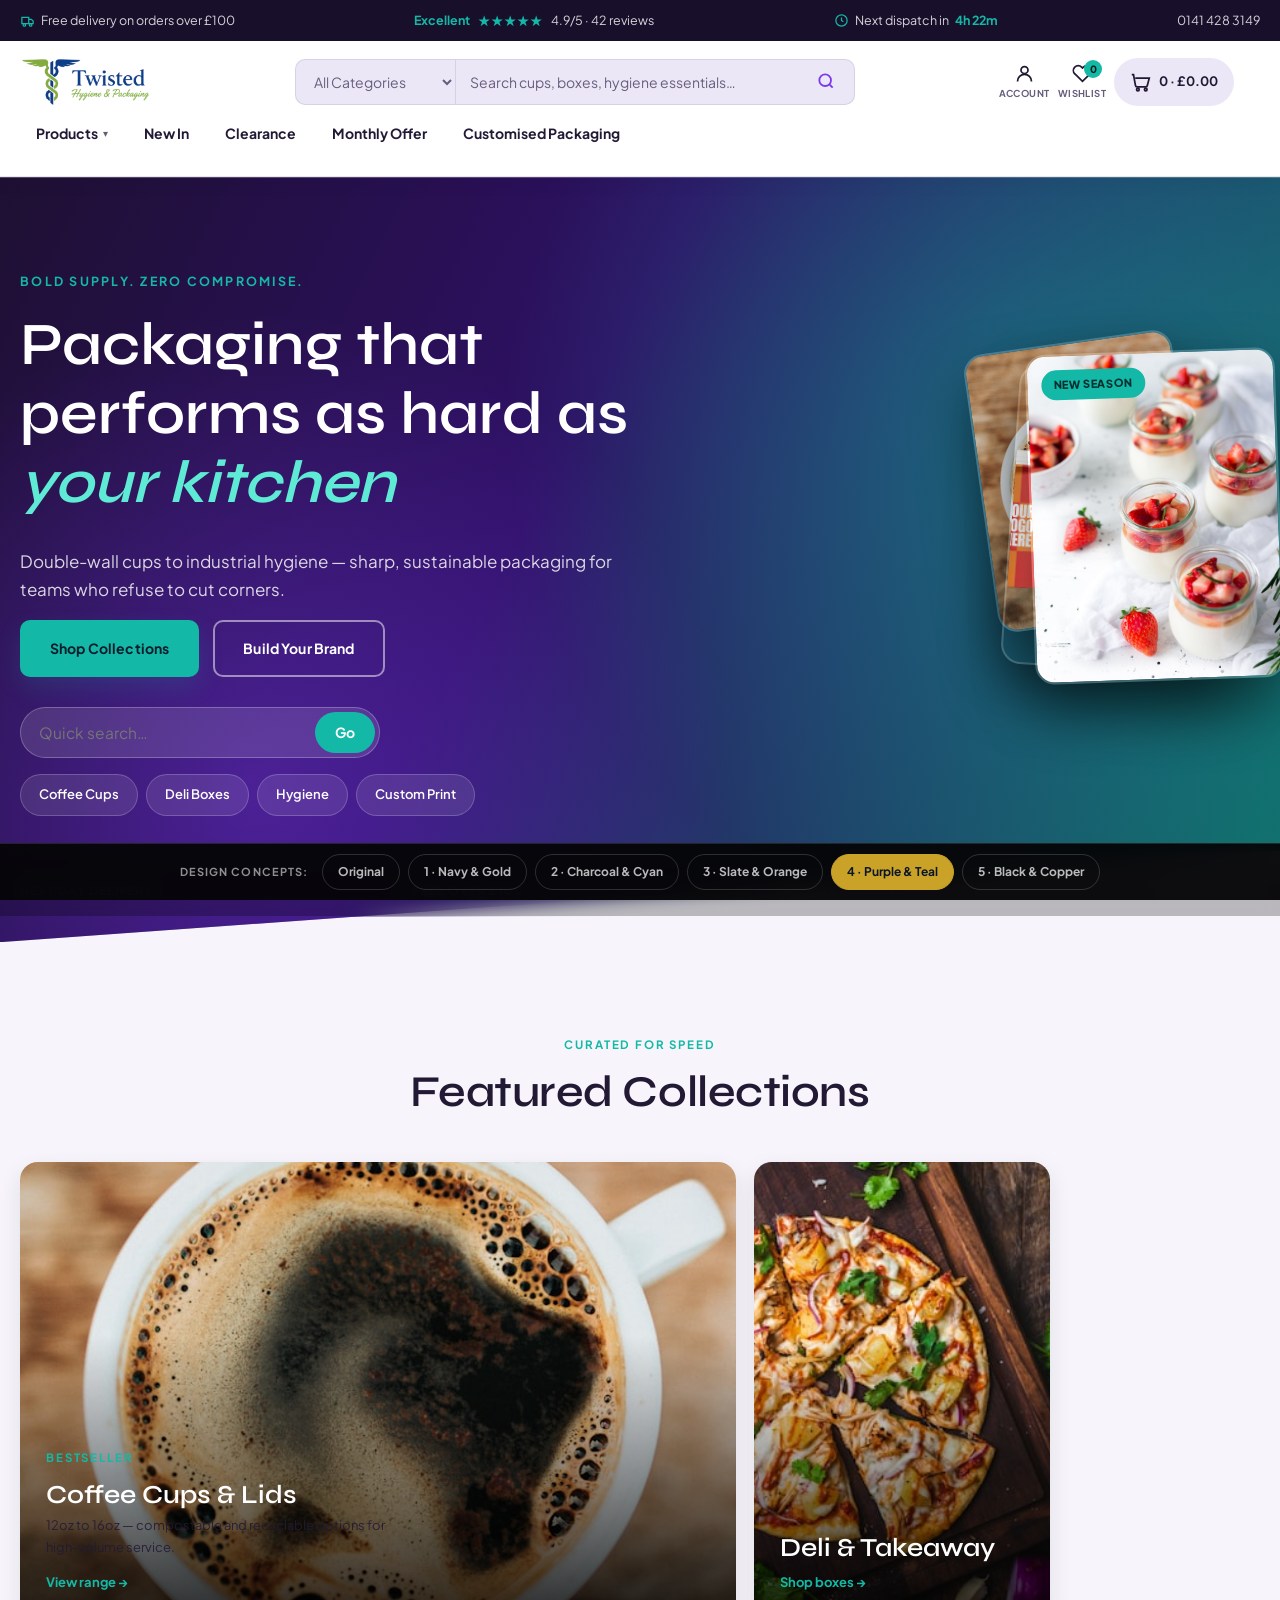
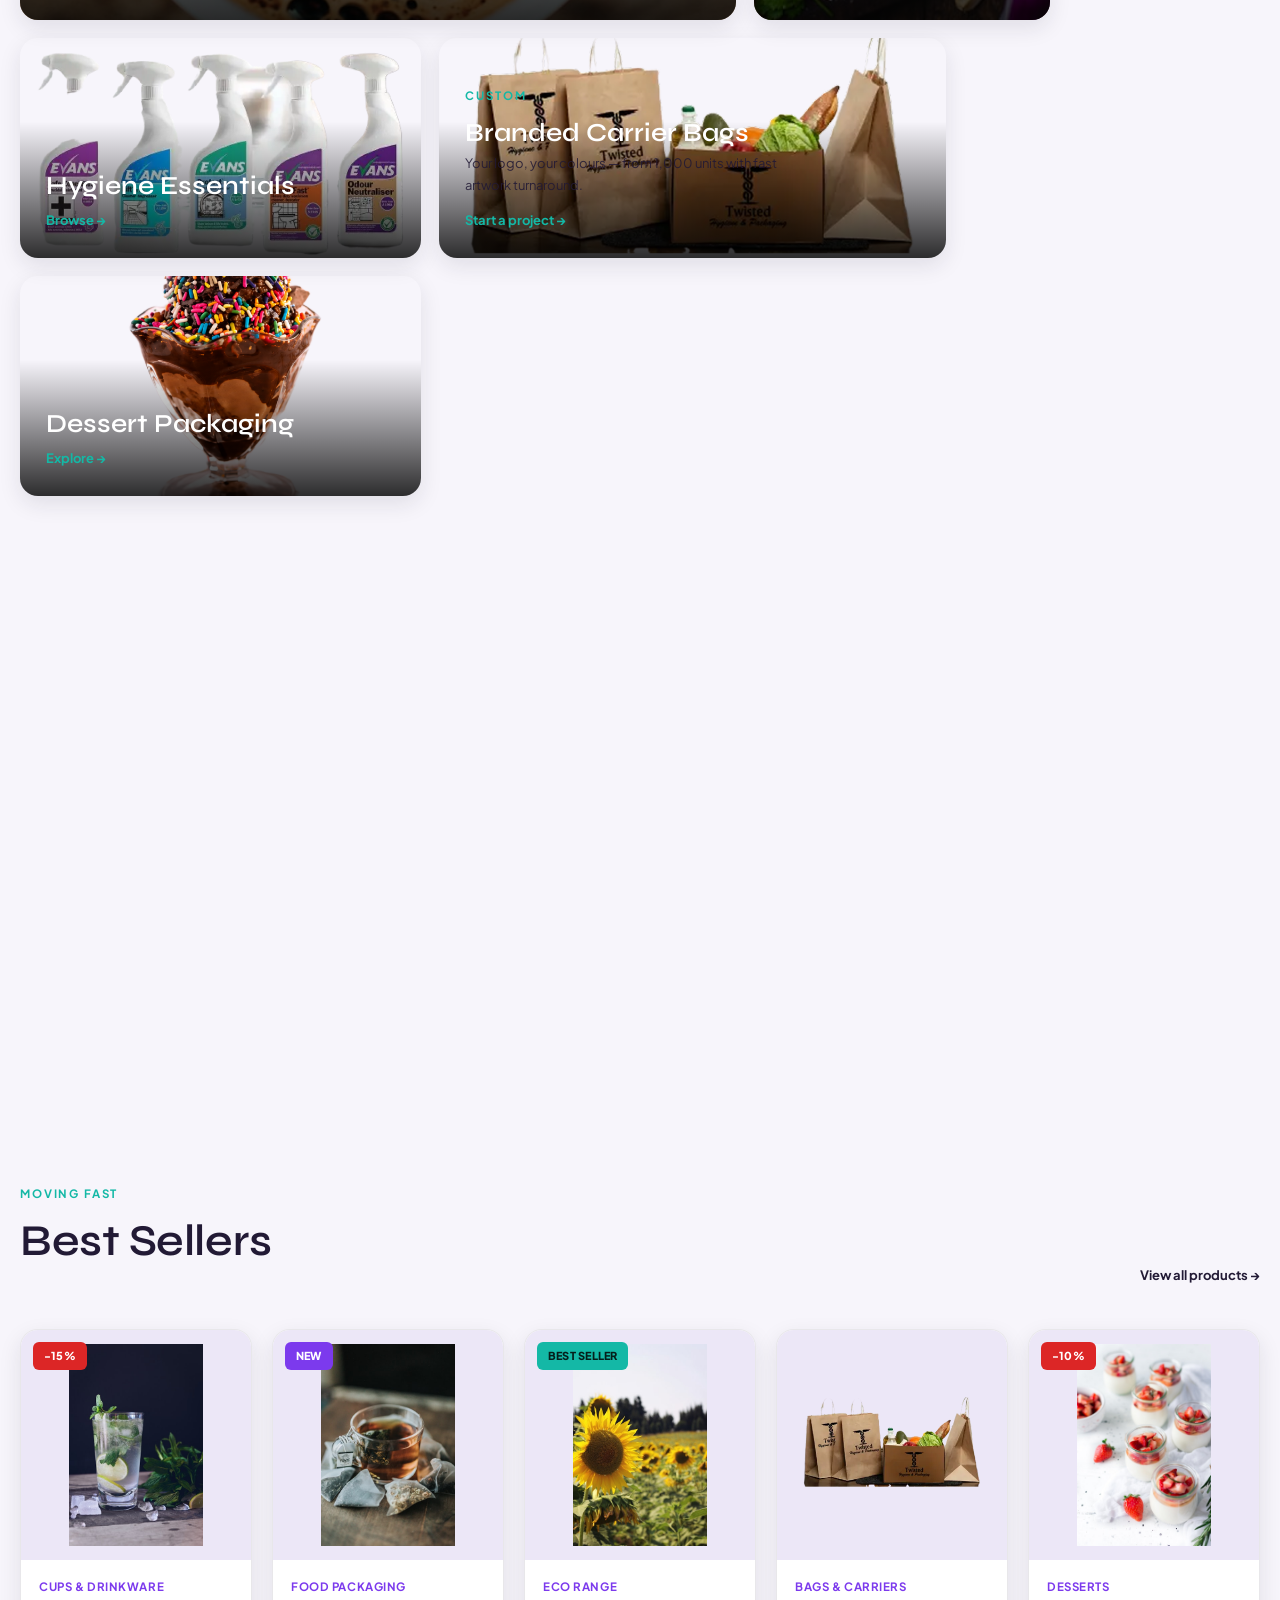
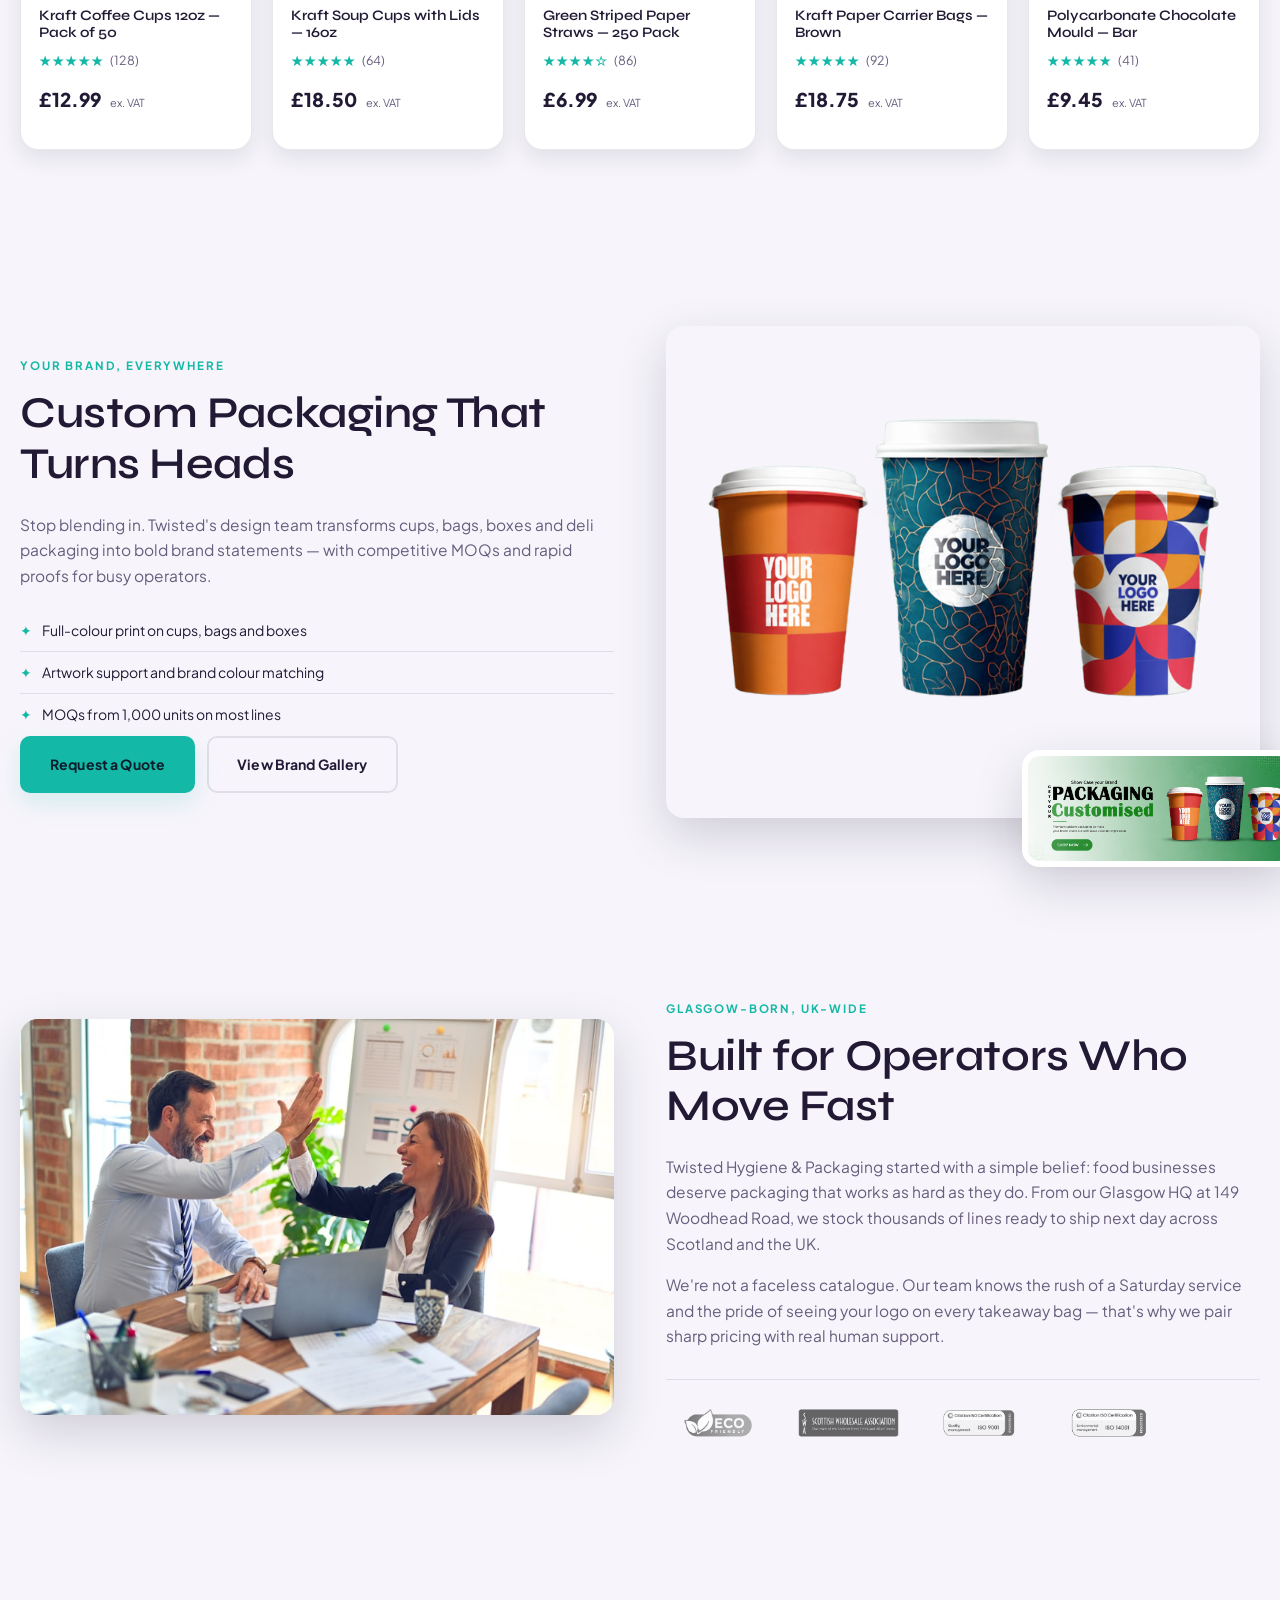
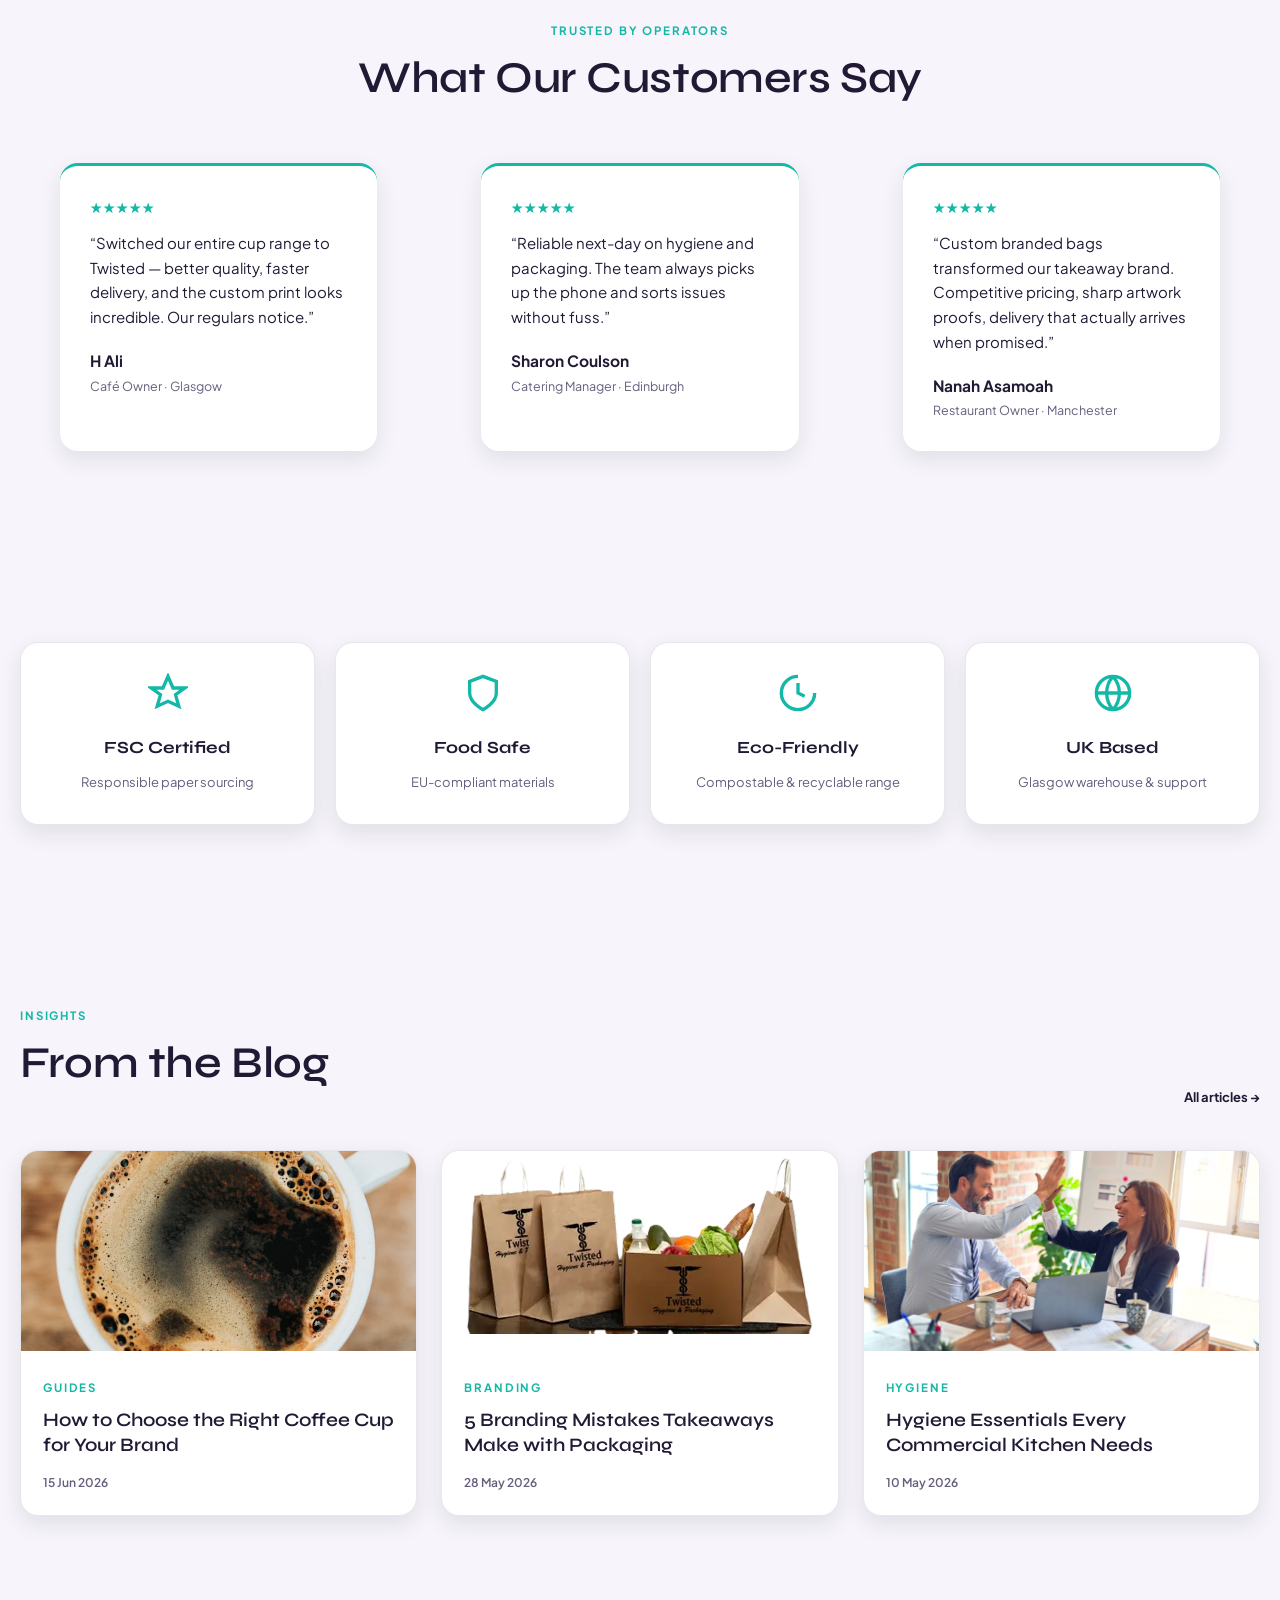
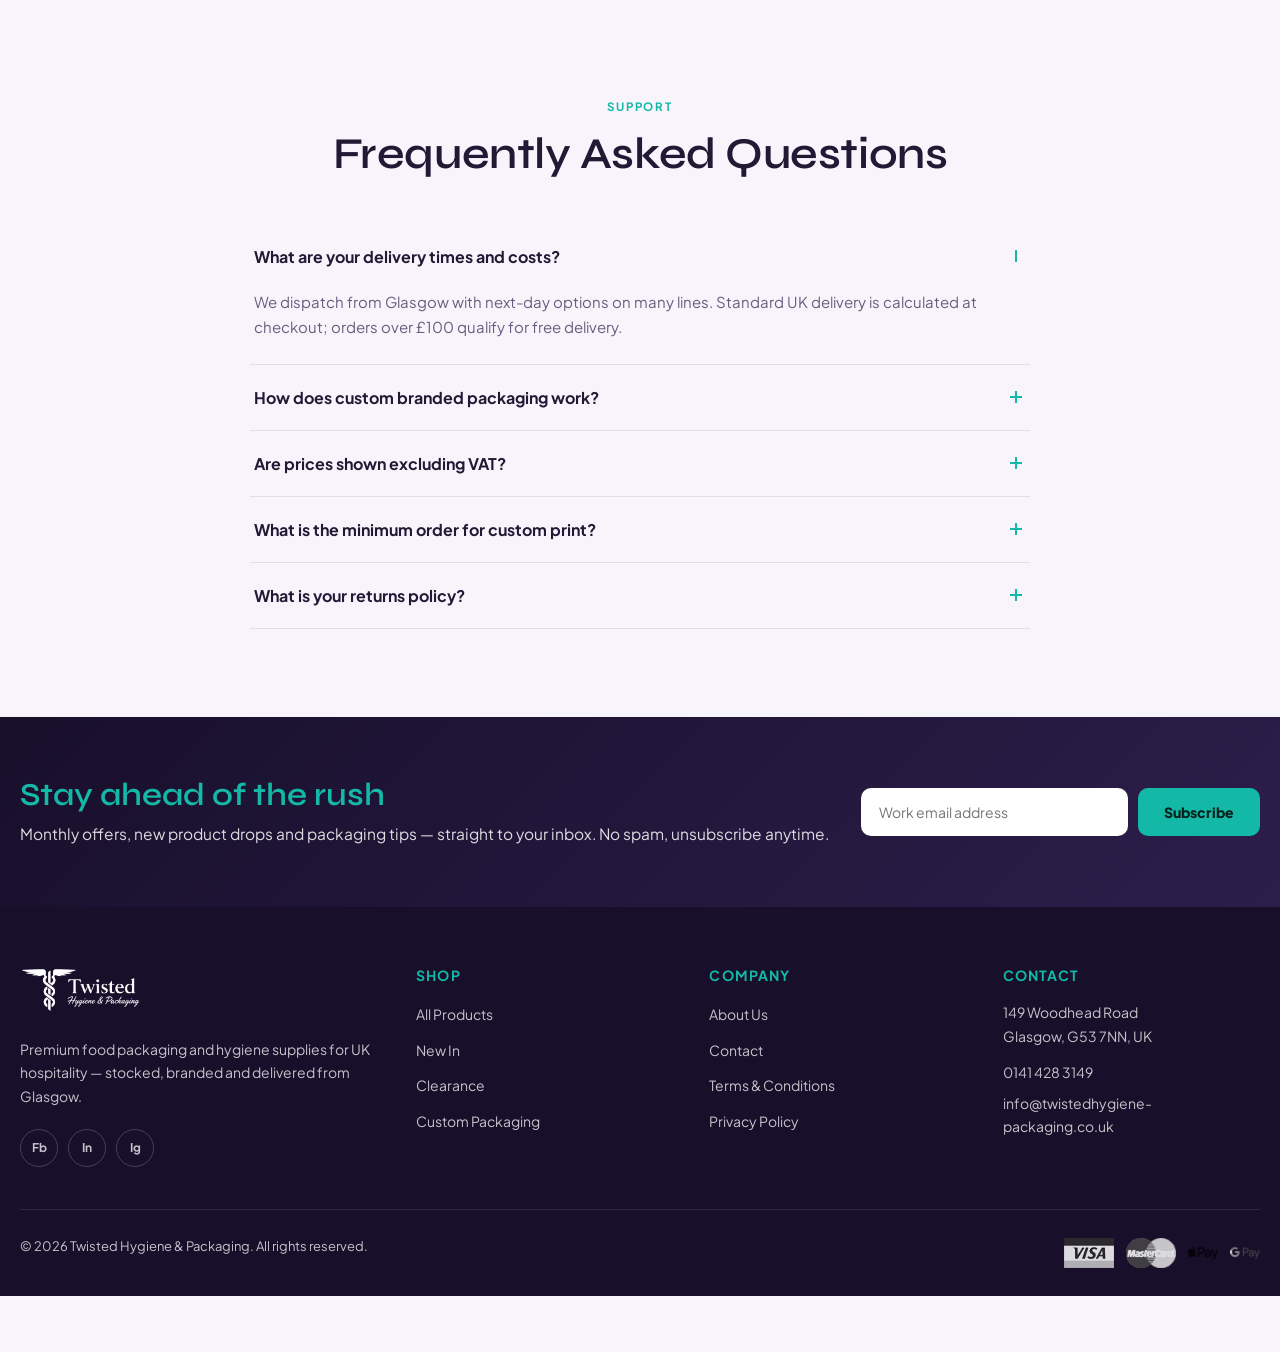
<file: concept4.html>
<!DOCTYPE html>
<html lang="en">
<head>
  <meta charset="UTF-8">
  <meta name="viewport" content="width=device-width, initial-scale=1.0">
  <title>Twisted | Concept 4 — Purple &amp; Teal</title>
  <link rel="preconnect" href="https://fonts.googleapis.com">
  <link rel="preconnect" href="https://fonts.gstatic.com" crossorigin>
  <link href="https://fonts.googleapis.com/css2?family=Plus+Jakarta+Sans:ital,wght@0,400;0,500;0,600;0,700;0,800;1,400&family=Syne:wght@500;600;700;800&display=swap" rel="stylesheet">
  <link rel="stylesheet" href="premium-concepts.css">
</head>
<body class="pc-page concept-4">

  <header class="pc-header" id="siteHeader">
    <div class="pc-topbar">
      <div class="pc-container pc-topbar__inner">
        <span class="pc-topbar__item">
          <svg viewBox="0 0 24 24" fill="none" stroke="currentColor" stroke-width="2" aria-hidden="true"><path d="M3 7h11v10H3z"/><path d="M14 10h4l3 3v4h-7"/><circle cx="7" cy="19" r="2"/><circle cx="17" cy="19" r="2"/></svg>
          Free delivery on orders over &#163;100
        </span>
        <span class="pc-topbar__item pc-topbar__rating">
          <strong>Excellent</strong>
          <span class="pc-stars" aria-hidden="true">&#9733;&#9733;&#9733;&#9733;&#9733;</span>
          4.9/5 · 42 reviews
        </span>
        <span class="pc-topbar__item">
          <svg viewBox="0 0 24 24" fill="none" stroke="currentColor" stroke-width="2" aria-hidden="true"><circle cx="12" cy="12" r="9"/><path d="M12 7v5l3 2"/></svg>
          Next dispatch in <strong><span id="pcDispatch">4h 22m</span></strong>
        </span>
        <span class="pc-topbar__item">
          <a href="tel:+441414283149">0141 428 3149</a>
        </span>
      </div>
    </div>

    <div class="pc-header__main">
      <div class="pc-container pc-header__toolbar">
        <a href="concept4.html" class="pc-logo">
          <img src="images/logo.png" alt="Twisted Hygiene &amp; Packaging" width="160" height="48">
        </a>

        <form class="pc-search" action="shop.html" role="search">
          <select class="pc-search__cat" aria-label="Search category">
            <option value="">All Categories</option>
            <option>Coffee Cups</option>
            <option>Deli Boxes</option>
            <option>Hygiene Products</option>
            <option>Custom Packaging</option>
          </select>
          <input type="search" class="pc-search__input" name="q" placeholder="Search cups, boxes, hygiene essentials…" aria-label="Search products">
          <button type="submit" class="pc-search__btn" aria-label="Search">
            <svg viewBox="0 0 24 24" fill="none" stroke="currentColor" stroke-width="2.2" aria-hidden="true"><circle cx="11" cy="11" r="7"/><path d="M20 20l-3.5-3.5"/></svg>
          </button>
        </form>

        <div class="pc-header__actions">
          <a href="#" class="pc-header__action" aria-label="My account">
            <svg viewBox="0 0 24 24" fill="none" stroke="currentColor" stroke-width="2" aria-hidden="true"><path d="M20 21a8 8 0 0 0-16 0"/><circle cx="12" cy="8" r="4"/></svg>
            <span class="pc-header__action-label">Account</span>
          </a>
          <a href="#" class="pc-header__action" aria-label="Wishlist">
            <svg viewBox="0 0 24 24" fill="none" stroke="currentColor" stroke-width="2" aria-hidden="true"><path d="M20.8 4.6a5.5 5.5 0 0 0-7.8 0L12 5.6l-1-1a5.5 5.5 0 0 0-7.8 7.8l1 1L12 21l7.8-7.6 1-1a5.5 5.5 0 0 0 0-7.8z"/></svg>
            <span class="pc-header__action-label">Wishlist</span>
            <span class="pc-badge">0</span>
          </a>
          <a href="#" class="pc-header__action pc-header__cart" aria-label="Shopping cart">
            <svg viewBox="0 0 24 24" fill="none" stroke="currentColor" stroke-width="2" aria-hidden="true"><circle cx="9" cy="20" r="1.5"/><circle cx="18" cy="20" r="1.5"/><path d="M2 3h2l2.2 12.3a2 2 0 0 0 2 1.7h9.6a2 2 0 0 0 2-1.6L22 7H6"/></svg>
            <span class="pc-header__cart-text"><span class="pc-cart-count">0</span> · &#163;0.00</span>
          </a>
        </div>

        <button class="pc-header__toggle" type="button" data-pc-mobile-toggle aria-label="Open menu" aria-expanded="false">
          <span></span><span></span><span></span>
        </button>
      </div>

      <nav class="pc-header__nav" aria-label="Primary">
        <div class="pc-container pc-header__nav-inner">
          <div class="pc-mega">
            <a href="shop.html" class="pc-nav-link" data-pc-mega-trigger aria-expanded="false" aria-haspopup="true">
              Products <span class="pc-nav-arrow" aria-hidden="true">&#9662;</span>
            </a>
            <div class="pc-mega__panel" hidden>
              <div class="pc-mega__inner">
                <div class="pc-mega__cols">
                  <ul class="pc-mega__col">
                    <li><a href="shop.html#cat-coffee-cups"><img src="images/category-coffee.jpg" alt="" width="40" height="40" loading="lazy"><span>Coffee Cups &amp; Lids</span></a></li>
                    <li><a href="shop.html#cat-deli-boxes"><img src="images/category-deli.jpg" alt="" width="40" height="40" loading="lazy"><span>Deli Boxes</span></a></li>
                    <li><a href="shop.html#cat-smoothie"><img src="images/category-smoothie.jpg" alt="" width="40" height="40" loading="lazy"><span>Smoothie Cups</span></a></li>
                    <li><a href="shop.html#cat-desserts"><img src="images/category-desserts.jpg" alt="" width="40" height="40" loading="lazy"><span>Desserts Range</span></a></li>
                    <li><a href="shop.html#cat-ice-cream"><img src="images/category-icecream.jpg" alt="" width="40" height="40" loading="lazy"><span>Ice Cream Tubs</span></a></li>
                  </ul>
                  <ul class="pc-mega__col">
                    <li><a href="shop.html#cat-food-bags"><img src="images/Branded-bags-1.png" alt="" width="40" height="40" loading="lazy"><span>Food &amp; Carrier Bags</span></a></li>
                    <li><a href="shop.html#cat-soup-cups"><img src="images/product-soup-cups.jpg" alt="" width="40" height="40" loading="lazy"><span>Soup Cups</span></a></li>
                    <li><a href="shop.html#cat-straws"><img src="images/product-straws.jpg" alt="" width="40" height="40" loading="lazy"><span>Straws</span></a></li>
                    <li><a href="shop.html#cat-kraft-bowls"><img src="images/product-paper-cups.jpg" alt="" width="40" height="40" loading="lazy"><span>Kraft Bowls &amp; Lids</span></a></li>
                    <li><a href="shop.html#cat-cutlery"><img src="images/product-chocolate.jpg" alt="" width="40" height="40" loading="lazy"><span>Cutlery &amp; Plates</span></a></li>
                  </ul>
                  <ul class="pc-mega__col">
                    <li><a href="shop.html#cat-hygiene"><img src="images/Highgene.png" alt="" width="40" height="40" loading="lazy"><span>Hygiene Products</span></a></li>
                    <li><a href="shop.html#cat-bin-bags"><img src="images/hero-hygiene.jpg" alt="" width="40" height="40" loading="lazy"><span>Bin Bags</span></a></li>
                    <li><a href="shop.html#cat-centrefeed"><img src="images/hero-packaging.jpg" alt="" width="40" height="40" loading="lazy"><span>Centrefeed Rolls</span></a></li>
                    <li><a href="shop.html#cat-napkins"><img src="images/Desserts.png" alt="" width="40" height="40" loading="lazy"><span>Napkins</span></a></li>
                    <li><a href="shop.html#cat-greaseproof"><img src="images/custom-packaging-cups.png" alt="" width="40" height="40" loading="lazy"><span>Greaseproof Paper</span></a></li>
                  </ul>
                  <ul class="pc-mega__col">
                    <li><a href="shop.html#cat-bagasse-boxes"><img src="images/product-soup-cups.jpg" alt="" width="40" height="40" loading="lazy"><span>Bagasse Boxes</span></a></li>
                    <li><a href="shop.html#cat-pizza-box"><img src="images/category-deli.jpg" alt="" width="40" height="40" loading="lazy"><span>Pizza Boxes</span></a></li>
                    <li><a href="shop.html#cat-foil"><img src="images/product-paper-cups.jpg" alt="" width="40" height="40" loading="lazy"><span>Foil Containers</span></a></li>
                    <li><a href="shop.html#cat-lavazza"><img src="images/category-coffee.jpg" alt="" width="40" height="40" loading="lazy"><span>Lavazza Coffee</span></a></li>
                    <li><a href="shop.html#cat-monin"><img src="images/category-smoothie.jpg" alt="" width="40" height="40" loading="lazy"><span>MONIN Range</span></a></li>
                  </ul>
                </div>
                <aside class="pc-mega__featured">
                  <img src="images/customized-paking.png" alt="Custom branded packaging" loading="lazy">
                  <div class="pc-mega__featured-body">
                    <span class="pc-eyebrow">Custom Branding</span>
                    <h3>Your logo on premium packaging</h3>
                    <p>Low MOQs, fast artwork approval and UK-wide delivery from Glasgow.</p>
                    <a href="shop.html" class="pc-btn pc-btn--primary">Explore Custom Range</a>
                  </div>
                </aside>
              </div>
            </div>
          </div>
          <a href="shop.html" class="pc-nav-link">New In</a>
          <a href="shop.html" class="pc-nav-link">Clearance</a>
          <a href="shop.html" class="pc-nav-link">Monthly Offer</a>
          <a href="shop.html" class="pc-nav-link">Customised Packaging</a>
        </div>
      </nav>
    </div>
  </header>

  <main>
    <!-- Hero 4: Diagonal clip + stacked rotating product cards -->
    <section class="pc-hero pc-hero--diagonal" aria-labelledby="heroTitle">
      <div class="pc-hero-diag-bg" aria-hidden="true"></div>
      <div class="pc-container pc-hero-diag">
        <div class="pc-hero-diag-copy">
          <span class="pc-hero__kicker">Bold supply. Zero compromise.</span>
          <h1 id="heroTitle" class="pc-hero__title">Packaging that performs as hard as <em>your kitchen</em></h1>
          <p class="pc-hero__desc">Double-wall cups to industrial hygiene — sharp, sustainable packaging for teams who refuse to cut corners.</p>
          <div class="pc-hero__ctas">
            <a href="shop.html" class="pc-btn pc-btn--primary">Shop Collections</a>
            <a href="#custom" class="pc-btn pc-btn--ghost">Build Your Brand</a>
          </div>
          <form class="pc-hero-diag-search" action="shop.html" role="search">
            <input type="search" name="q" placeholder="Quick search…" aria-label="Search">
            <button type="submit" class="pc-btn pc-btn--primary">Go</button>
          </form>
          <div class="pc-hero-diag-pills" role="list">
            <a href="shop.html#cat-coffee-cups" class="pc-pill" role="listitem">Coffee Cups</a>
            <a href="shop.html#cat-deli-boxes" class="pc-pill" role="listitem">Deli Boxes</a>
            <a href="shop.html#cat-hygiene" class="pc-pill" role="listitem">Hygiene</a>
            <a href="#custom" class="pc-pill" role="listitem">Custom Print</a>
          </div>
        </div>
        <div class="pc-hero__stack" aria-hidden="true">
          <div class="pc-hero__card pc-hero__card--back">
            <img src="images/category-coffee.jpg" alt="">
          </div>
          <div class="pc-hero__card pc-hero__card--mid">
            <img src="images/custom-packaging-cups.png" alt="">
          </div>
          <div class="pc-hero__card pc-hero__card--front">
            <img src="images/hero-desserts.jpg" alt="">
            <span class="pc-hero-card-tag">New season</span>
          </div>
        </div>
      </div>
      <div class="pc-hero-diag-trust">
        <div class="pc-container">
          <span>Next Day Delivery</span>
          <span>Free over &#163;100</span>
          <span>Secure Payment</span>
          <span>Live Support</span>
        </div>
      </div>
    </section>

    <!-- FEATURED COLLECTIONS -->
    <section class="pc-section pc-fade-up" aria-labelledby="collectionsTitle">
      <div class="pc-container">
        <header class="pc-section__head">
          <span class="pc-eyebrow">Curated for speed</span>
          <h2 id="collectionsTitle" class="pc-section__title">Featured Collections</h2>
        </header>
        <div class="pc-bento">
          <a href="shop.html#cat-coffee-cups" class="pc-bento__card pc-bento__card--hero">
            <img src="images/category-coffee.jpg" alt="Coffee cups collection" loading="lazy">
            <div class="pc-bento__body">
              <span class="pc-eyebrow">Bestseller</span>
              <h3>Coffee Cups &amp; Lids</h3>
              <p>12oz to 16oz — compostable and recyclable options for high-volume service.</p>
              <span class="pc-bento__link">View range &#8594;</span>
            </div>
          </a>
          <a href="shop.html#cat-deli-boxes" class="pc-bento__card pc-bento__card--tall">
            <img src="images/category-deli.jpg" alt="Deli boxes" loading="lazy">
            <div class="pc-bento__body">
              <h3>Deli &amp; Takeaway</h3>
              <span class="pc-bento__link">Shop boxes &#8594;</span>
            </div>
          </a>
          <a href="shop.html#cat-hygiene" class="pc-bento__card">
            <img src="images/Highgene.png" alt="Hygiene supplies" loading="lazy">
            <div class="pc-bento__body">
              <h3>Hygiene Essentials</h3>
              <span class="pc-bento__link">Browse &#8594;</span>
            </div>
          </a>
          <a href="#custom" class="pc-bento__card pc-bento__card--wide">
            <img src="images/Branded-bags-1.png" alt="Custom branded carrier bags" loading="lazy">
            <div class="pc-bento__body">
              <span class="pc-eyebrow">Custom</span>
              <h3>Branded Carrier Bags</h3>
              <p>Your logo, your colours — from 1,000 units with fast artwork turnaround.</p>
              <span class="pc-bento__link">Start a project &#8594;</span>
            </div>
          </a>
          <a href="shop.html#cat-desserts" class="pc-bento__card">
            <img src="images/Desserts.png" alt="Dessert packaging" loading="lazy">
            <div class="pc-bento__body">
              <h3>Dessert Packaging</h3>
              <span class="pc-bento__link">Explore &#8594;</span>
            </div>
          </a>
        </div>
      </div>
    </section>

    <!-- SHOP BY INDUSTRY -->
    <section class="pc-section pc-fade-up" aria-labelledby="industryTitle">
      <div class="pc-container">
        <header class="pc-section__head">
          <span class="pc-eyebrow">Sector solutions</span>
          <h2 id="industryTitle" class="pc-section__title">Shop by Industry</h2>
        </header>
        <div class="pc-industry">
          <a href="shop.html" class="pc-industry__card">
            <img src="images/category-coffee.jpg" alt="" loading="lazy">
            <span>Caf&eacute;s &amp; Coffee Shops</span>
          </a>
          <a href="shop.html" class="pc-industry__card">
            <img src="images/category-deli.jpg" alt="" loading="lazy">
            <span>Takeaway &amp; Fast Casual</span>
          </a>
          <a href="shop.html" class="pc-industry__card">
            <img src="images/hero-packaging.jpg" alt="" loading="lazy">
            <span>Catering &amp; Events</span>
          </a>
          <a href="shop.html" class="pc-industry__card">
            <img src="images/hero-desserts.jpg" alt="" loading="lazy">
            <span>Bakeries &amp; Patisseries</span>
          </a>
          <a href="shop.html" class="pc-industry__card">
            <img src="images/Branded-bags-1.png" alt="" loading="lazy">
            <span>Retail &amp; Delis</span>
          </a>
        </div>
      </div>
    </section>

    <!-- BEST SELLERS -->
    <section class="pc-section pc-fade-up" aria-labelledby="bestsellersTitle">
      <div class="pc-container">
        <header class="pc-section__head pc-section__head--row">
          <div>
            <span class="pc-eyebrow">Moving fast</span>
            <h2 id="bestsellersTitle" class="pc-section__title">Best Sellers</h2>
          </div>
          <a href="shop.html" class="pc-link">View all products &#8594;</a>
        </header>
        <div class="pc-products">
          <article class="pc-product">
            <div class="pc-product__media">
              <span class="pc-product__badge pc-product__badge--sale">-15%</span>
              <img src="images/product-paper-cups.jpg" alt="Kraft Coffee Cups 12oz" loading="lazy">
              <div class="pc-product__actions">
                <button type="button" class="pc-product__action" data-pc-toggle aria-label="Add to wishlist" aria-pressed="false">
                  <svg viewBox="0 0 24 24" fill="none" stroke="currentColor" stroke-width="2" aria-hidden="true"><path d="M20.8 4.6a5.5 5.5 0 0 0-7.8 0L12 5.6l-1-1a5.5 5.5 0 0 0-7.8 7.8l1 1L12 21l7.8-7.6 1-1a5.5 5.5 0 0 0 0-7.8z"/></svg>
                </button>
                <button type="button" class="pc-product__action" data-pc-quickview aria-label="Quick view">
                  <svg viewBox="0 0 24 24" fill="none" stroke="currentColor" stroke-width="2" aria-hidden="true"><path d="M2 12s3.5-7 10-7 10 7 10 7-3.5 7-10 7-10-7-10-7z"/><circle cx="12" cy="12" r="3"/></svg>
                </button>
                <button type="button" class="pc-product__action" data-pc-toggle aria-label="Add to compare" aria-pressed="false">
                  <svg viewBox="0 0 24 24" fill="none" stroke="currentColor" stroke-width="2" aria-hidden="true"><path d="M16 3l5 5-5 5"/><path d="M21 8H9a5 5 0 0 0 0 10h4"/><path d="M8 21l-5-5 5-5"/><path d="M3 16h12a5 5 0 0 0 0-10H11"/></svg>
                </button>
              </div>
              <a href="shop.html" class="pc-product__cart">Add to Cart</a>
            </div>
            <div class="pc-product__body">
              <p class="pc-product__cat">Cups &amp; Drinkware</p>
              <h3 class="pc-product__title"><a href="shop.html">Kraft Coffee Cups 12oz &mdash; Pack of 50</a></h3>
              <p class="pc-product__rating"><span class="pc-stars" aria-label="5 out of 5 stars">&#9733;&#9733;&#9733;&#9733;&#9733;</span> <span>(128)</span></p>
              <p class="pc-product__price"><span class="pc-price">&#163;12.99</span> <span class="pc-vat">ex. VAT</span></p>
            </div>
          </article>

          <article class="pc-product">
            <div class="pc-product__media">
              <span class="pc-product__badge pc-product__badge--new">New</span>
              <img src="images/product-soup-cups.jpg" alt="Soup Cups with Lids" loading="lazy">
              <div class="pc-product__actions">
                <button type="button" class="pc-product__action" data-pc-toggle aria-label="Add to wishlist" aria-pressed="false">
                  <svg viewBox="0 0 24 24" fill="none" stroke="currentColor" stroke-width="2" aria-hidden="true"><path d="M20.8 4.6a5.5 5.5 0 0 0-7.8 0L12 5.6l-1-1a5.5 5.5 0 0 0-7.8 7.8l1 1L12 21l7.8-7.6 1-1a5.5 5.5 0 0 0 0-7.8z"/></svg>
                </button>
                <button type="button" class="pc-product__action" data-pc-quickview aria-label="Quick view">
                  <svg viewBox="0 0 24 24" fill="none" stroke="currentColor" stroke-width="2" aria-hidden="true"><path d="M2 12s3.5-7 10-7 10 7 10 7-3.5 7-10 7-10-7-10-7z"/><circle cx="12" cy="12" r="3"/></svg>
                </button>
                <button type="button" class="pc-product__action" data-pc-toggle aria-label="Add to compare" aria-pressed="false">
                  <svg viewBox="0 0 24 24" fill="none" stroke="currentColor" stroke-width="2" aria-hidden="true"><path d="M16 3l5 5-5 5"/><path d="M21 8H9a5 5 0 0 0 0 10h4"/><path d="M8 21l-5-5 5-5"/><path d="M3 16h12a5 5 0 0 0 0-10H11"/></svg>
                </button>
              </div>
              <a href="shop.html" class="pc-product__cart">Add to Cart</a>
            </div>
            <div class="pc-product__body">
              <p class="pc-product__cat">Food Packaging</p>
              <h3 class="pc-product__title"><a href="shop.html">Kraft Soup Cups with Lids &mdash; 16oz</a></h3>
              <p class="pc-product__rating"><span class="pc-stars" aria-label="5 out of 5 stars">&#9733;&#9733;&#9733;&#9733;&#9733;</span> <span>(64)</span></p>
              <p class="pc-product__price"><span class="pc-price">&#163;18.50</span> <span class="pc-vat">ex. VAT</span></p>
            </div>
          </article>

          <article class="pc-product">
            <div class="pc-product__media">
              <span class="pc-product__badge pc-product__badge--best">Best Seller</span>
              <img src="images/product-straws.jpg" alt="Paper Straws" loading="lazy">
              <div class="pc-product__actions">
                <button type="button" class="pc-product__action" data-pc-toggle aria-label="Add to wishlist" aria-pressed="false">
                  <svg viewBox="0 0 24 24" fill="none" stroke="currentColor" stroke-width="2" aria-hidden="true"><path d="M20.8 4.6a5.5 5.5 0 0 0-7.8 0L12 5.6l-1-1a5.5 5.5 0 0 0-7.8 7.8l1 1L12 21l7.8-7.6 1-1a5.5 5.5 0 0 0 0-7.8z"/></svg>
                </button>
                <button type="button" class="pc-product__action" data-pc-quickview aria-label="Quick view">
                  <svg viewBox="0 0 24 24" fill="none" stroke="currentColor" stroke-width="2" aria-hidden="true"><path d="M2 12s3.5-7 10-7 10 7 10 7-3.5 7-10 7-10-7-10-7z"/><circle cx="12" cy="12" r="3"/></svg>
                </button>
                <button type="button" class="pc-product__action" data-pc-toggle aria-label="Add to compare" aria-pressed="false">
                  <svg viewBox="0 0 24 24" fill="none" stroke="currentColor" stroke-width="2" aria-hidden="true"><path d="M16 3l5 5-5 5"/><path d="M21 8H9a5 5 0 0 0 0 10h4"/><path d="M8 21l-5-5 5-5"/><path d="M3 16h12a5 5 0 0 0 0-10H11"/></svg>
                </button>
              </div>
              <a href="shop.html" class="pc-product__cart">Add to Cart</a>
            </div>
            <div class="pc-product__body">
              <p class="pc-product__cat">Eco Range</p>
              <h3 class="pc-product__title"><a href="shop.html">Green Striped Paper Straws &mdash; 250 Pack</a></h3>
              <p class="pc-product__rating"><span class="pc-stars" aria-label="4.5 out of 5 stars">&#9733;&#9733;&#9733;&#9733;&#9734;</span> <span>(86)</span></p>
              <p class="pc-product__price"><span class="pc-price">&#163;6.99</span> <span class="pc-vat">ex. VAT</span></p>
            </div>
          </article>

          <article class="pc-product">
            <div class="pc-product__media">
              <img src="images/Branded-bags-1.png" alt="Kraft Paper Carrier Bags" loading="lazy">
              <div class="pc-product__actions">
                <button type="button" class="pc-product__action" data-pc-toggle aria-label="Add to wishlist" aria-pressed="false">
                  <svg viewBox="0 0 24 24" fill="none" stroke="currentColor" stroke-width="2" aria-hidden="true"><path d="M20.8 4.6a5.5 5.5 0 0 0-7.8 0L12 5.6l-1-1a5.5 5.5 0 0 0-7.8 7.8l1 1L12 21l7.8-7.6 1-1a5.5 5.5 0 0 0 0-7.8z"/></svg>
                </button>
                <button type="button" class="pc-product__action" data-pc-quickview aria-label="Quick view">
                  <svg viewBox="0 0 24 24" fill="none" stroke="currentColor" stroke-width="2" aria-hidden="true"><path d="M2 12s3.5-7 10-7 10 7 10 7-3.5 7-10 7-10-7-10-7z"/><circle cx="12" cy="12" r="3"/></svg>
                </button>
                <button type="button" class="pc-product__action" data-pc-toggle aria-label="Add to compare" aria-pressed="false">
                  <svg viewBox="0 0 24 24" fill="none" stroke="currentColor" stroke-width="2" aria-hidden="true"><path d="M16 3l5 5-5 5"/><path d="M21 8H9a5 5 0 0 0 0 10h4"/><path d="M8 21l-5-5 5-5"/><path d="M3 16h12a5 5 0 0 0 0-10H11"/></svg>
                </button>
              </div>
              <a href="shop.html" class="pc-product__cart">Add to Cart</a>
            </div>
            <div class="pc-product__body">
              <p class="pc-product__cat">Bags &amp; Carriers</p>
              <h3 class="pc-product__title"><a href="shop.html">Kraft Paper Carrier Bags &mdash; Brown</a></h3>
              <p class="pc-product__rating"><span class="pc-stars" aria-label="5 out of 5 stars">&#9733;&#9733;&#9733;&#9733;&#9733;</span> <span>(92)</span></p>
              <p class="pc-product__price"><span class="pc-price">&#163;18.75</span> <span class="pc-vat">ex. VAT</span></p>
            </div>
          </article>

          <article class="pc-product">
            <div class="pc-product__media">
              <span class="pc-product__badge pc-product__badge--sale">-10%</span>
              <img src="images/product-chocolate.jpg" alt="Chocolate Moulds" loading="lazy">
              <div class="pc-product__actions">
                <button type="button" class="pc-product__action" data-pc-toggle aria-label="Add to wishlist" aria-pressed="false">
                  <svg viewBox="0 0 24 24" fill="none" stroke="currentColor" stroke-width="2" aria-hidden="true"><path d="M20.8 4.6a5.5 5.5 0 0 0-7.8 0L12 5.6l-1-1a5.5 5.5 0 0 0-7.8 7.8l1 1L12 21l7.8-7.6 1-1a5.5 5.5 0 0 0 0-7.8z"/></svg>
                </button>
                <button type="button" class="pc-product__action" data-pc-quickview aria-label="Quick view">
                  <svg viewBox="0 0 24 24" fill="none" stroke="currentColor" stroke-width="2" aria-hidden="true"><path d="M2 12s3.5-7 10-7 10 7 10 7-3.5 7-10 7-10-7-10-7z"/><circle cx="12" cy="12" r="3"/></svg>
                </button>
                <button type="button" class="pc-product__action" data-pc-toggle aria-label="Add to compare" aria-pressed="false">
                  <svg viewBox="0 0 24 24" fill="none" stroke="currentColor" stroke-width="2" aria-hidden="true"><path d="M16 3l5 5-5 5"/><path d="M21 8H9a5 5 0 0 0 0 10h4"/><path d="M8 21l-5-5 5-5"/><path d="M3 16h12a5 5 0 0 0 0-10H11"/></svg>
                </button>
              </div>
              <a href="shop.html" class="pc-product__cart">Add to Cart</a>
            </div>
            <div class="pc-product__body">
              <p class="pc-product__cat">Desserts</p>
              <h3 class="pc-product__title"><a href="shop.html">Polycarbonate Chocolate Mould &mdash; Bar</a></h3>
              <p class="pc-product__rating"><span class="pc-stars" aria-label="5 out of 5 stars">&#9733;&#9733;&#9733;&#9733;&#9733;</span> <span>(41)</span></p>
              <p class="pc-product__price"><span class="pc-price">&#163;9.45</span> <span class="pc-vat">ex. VAT</span></p>
            </div>
          </article>
        </div>
      </div>
    </section>

    <!-- CUSTOM PACKAGING -->
    <section class="pc-section pc-custom pc-fade-up" id="custom" aria-labelledby="customTitle">
      <div class="pc-container pc-custom__grid">
        <div class="pc-custom__copy">
          <span class="pc-eyebrow">Your brand, everywhere</span>
          <h2 id="customTitle" class="pc-section__title">Custom Packaging That Turns Heads</h2>
          <p>Stop blending in. Twisted's design team transforms cups, bags, boxes and deli packaging into bold brand statements — with competitive MOQs and rapid proofs for busy operators.</p>
          <ul class="pc-custom__list">
            <li>Full-colour print on cups, bags and boxes</li>
            <li>Artwork support and brand colour matching</li>
            <li>MOQs from 1,000 units on most lines</li>
          </ul>
          <div class="pc-custom__ctas">
            <a href="shop.html" class="pc-btn pc-btn--primary">Request a Quote</a>
            <a href="shop.html" class="pc-btn pc-btn--ghost">View Brand Gallery</a>
          </div>
        </div>
        <div class="pc-custom__visual">
          <img src="images/custom-packaging-cups.png" alt="Custom printed cups" loading="lazy">
          <img src="images/Website-Branding-home-page.png" alt="Branded packaging showcase" loading="lazy" class="pc-custom__float">
        </div>
      </div>
    </section>

    <!-- BRAND STORY -->
    <section class="pc-section pc-story pc-fade-up" aria-labelledby="storyTitle">
      <div class="pc-container pc-story__grid">
        <div class="pc-story__media">
          <img src="images/hero-hygiene.jpg" alt="Twisted warehouse and team in Glasgow" loading="lazy">
        </div>
        <div class="pc-story__copy">
          <span class="pc-eyebrow">Glasgow-born, UK-wide</span>
          <h2 id="storyTitle" class="pc-section__title">Built for Operators Who Move Fast</h2>
          <p>Twisted Hygiene &amp; Packaging started with a simple belief: food businesses deserve packaging that works as hard as they do. From our Glasgow HQ at 149 Woodhead Road, we stock thousands of lines ready to ship next day across Scotland and the UK.</p>
          <p>We're not a faceless catalogue. Our team knows the rush of a Saturday service and the pride of seeing your logo on every takeaway bag — that's why we pair sharp pricing with real human support.</p>
          <div class="pc-story__brands">
            <img src="images/brand-11.webp" alt="Vegware" loading="lazy">
            <img src="images/brand-22.webp" alt="Biopak" loading="lazy">
            <img src="images/brand-33.webp" alt="Detpak" loading="lazy">
            <img src="images/brand-44.webp" alt="Packnwood" loading="lazy">
          </div>
        </div>
      </div>
    </section>

    <!-- TESTIMONIALS -->
    <section class="pc-section pc-fade-up" aria-labelledby="reviewsTitle">
      <div class="pc-container">
        <header class="pc-section__head">
          <span class="pc-eyebrow">Trusted by operators</span>
          <h2 id="reviewsTitle" class="pc-section__title">What Our Customers Say</h2>
        </header>
        <div class="pc-testimonials">
          <blockquote class="pc-testimonial">
            <div class="pc-stars" aria-label="5 out of 5 stars">&#9733;&#9733;&#9733;&#9733;&#9733;</div>
            <p>&ldquo;Switched our entire cup range to Twisted — better quality, faster delivery, and the custom print looks incredible. Our regulars notice.&rdquo;</p>
            <footer>
              <cite>H Ali</cite>
              <span>Caf&eacute; Owner &middot; Glasgow</span>
            </footer>
          </blockquote>
          <blockquote class="pc-testimonial">
            <div class="pc-stars" aria-label="5 out of 5 stars">&#9733;&#9733;&#9733;&#9733;&#9733;</div>
            <p>&ldquo;Reliable next-day on hygiene and packaging. The team always picks up the phone and sorts issues without fuss.&rdquo;</p>
            <footer>
              <cite>Sharon Coulson</cite>
              <span>Catering Manager &middot; Edinburgh</span>
            </footer>
          </blockquote>
          <blockquote class="pc-testimonial">
            <div class="pc-stars" aria-label="5 out of 5 stars">&#9733;&#9733;&#9733;&#9733;&#9733;</div>
            <p>&ldquo;Custom branded bags transformed our takeaway brand. Competitive pricing, sharp artwork proofs, delivery that actually arrives when promised.&rdquo;</p>
            <footer>
              <cite>Nanah Asamoah</cite>
              <span>Restaurant Owner &middot; Manchester</span>
            </footer>
          </blockquote>
        </div>
      </div>
    </section>

    <!-- CERTIFICATIONS -->
    <section class="pc-section pc-certs pc-fade-up" aria-label="Certifications and standards">
      <div class="pc-container">
        <div class="pc-certs__grid">
          <div class="pc-cert">
            <svg viewBox="0 0 24 24" fill="none" stroke="currentColor" stroke-width="2" aria-hidden="true"><path d="M12 2l3 7h7l-5.5 4 2 7L12 17l-6.5 3 2-7L2 9h7z"/></svg>
            <strong>FSC Certified</strong>
            <span>Responsible paper sourcing</span>
          </div>
          <div class="pc-cert">
            <svg viewBox="0 0 24 24" fill="none" stroke="currentColor" stroke-width="2" aria-hidden="true"><path d="M12 22s8-4 8-10V5l-8-3-8 3v7c0 6 8 10 8 10z"/></svg>
            <strong>Food Safe</strong>
            <span>EU-compliant materials</span>
          </div>
          <div class="pc-cert">
            <svg viewBox="0 0 24 24" fill="none" stroke="currentColor" stroke-width="2" aria-hidden="true"><path d="M12 2a10 10 0 1 0 10 10"/><path d="M12 6v6l4 2"/></svg>
            <strong>Eco-Friendly</strong>
            <span>Compostable &amp; recyclable range</span>
          </div>
          <div class="pc-cert">
            <svg viewBox="0 0 24 24" fill="none" stroke="currentColor" stroke-width="2" aria-hidden="true"><circle cx="12" cy="12" r="10"/><path d="M2 12h20"/><path d="M12 2a15 15 0 0 1 0 20"/><path d="M12 2a15 15 0 0 0 0 20"/></svg>
            <strong>UK Based</strong>
            <span>Glasgow warehouse &amp; support</span>
          </div>
        </div>
      </div>
    </section>

    <!-- BLOG -->
    <section class="pc-section pc-fade-up" aria-labelledby="blogTitle">
      <div class="pc-container">
        <header class="pc-section__head pc-section__head--row">
          <div>
            <span class="pc-eyebrow">Insights</span>
            <h2 id="blogTitle" class="pc-section__title">From the Blog</h2>
          </div>
          <a href="#" class="pc-link">All articles &#8594;</a>
        </header>
        <div class="pc-blog">
          <a href="#" class="pc-blog__card">
            <img src="images/category-smoothie.jpg" alt="" loading="lazy">
            <div class="pc-blog__body">
              <span class="pc-eyebrow">Guides</span>
              <h3>How to Choose the Right Coffee Cup for Your Brand</h3>
              <time datetime="2026-06-15">15 Jun 2026</time>
            </div>
          </a>
          <a href="#" class="pc-blog__card">
            <img src="images/Branded-bags-1.png" alt="" loading="lazy">
            <div class="pc-blog__body">
              <span class="pc-eyebrow">Branding</span>
              <h3>5 Branding Mistakes Takeaways Make with Packaging</h3>
              <time datetime="2026-05-28">28 May 2026</time>
            </div>
          </a>
          <a href="#" class="pc-blog__card">
            <img src="images/hero-hygiene.jpg" alt="" loading="lazy">
            <div class="pc-blog__body">
              <span class="pc-eyebrow">Hygiene</span>
              <h3>Hygiene Essentials Every Commercial Kitchen Needs</h3>
              <time datetime="2026-05-10">10 May 2026</time>
            </div>
          </a>
        </div>
      </div>
    </section>

    <!-- FAQ -->
    <section class="pc-section pc-fade-up" aria-labelledby="faqTitle">
      <div class="pc-container pc-faq">
        <header class="pc-section__head">
          <span class="pc-eyebrow">Support</span>
          <h2 id="faqTitle" class="pc-section__title">Frequently Asked Questions</h2>
        </header>
        <div class="pc-faq__list">
          <div class="pc-faq__item is-open">
            <button class="pc-faq__trigger" type="button" aria-expanded="true">What are your delivery times and costs?</button>
            <div class="pc-faq__panel">We dispatch from Glasgow with next-day options on many lines. Standard UK delivery is calculated at checkout; orders over &#163;100 qualify for free delivery.</div>
          </div>
          <div class="pc-faq__item">
            <button class="pc-faq__trigger" type="button" aria-expanded="false">How does custom branded packaging work?</button>
            <div class="pc-faq__panel" hidden>Send your artwork or brief to our team. We provide digital proofs, confirm MOQs and lead times, then print and deliver from our Glasgow facility.</div>
          </div>
          <div class="pc-faq__item">
            <button class="pc-faq__trigger" type="button" aria-expanded="false">Are prices shown excluding VAT?</button>
            <div class="pc-faq__panel" hidden>Yes — all product prices on this site are shown excluding VAT. VAT is added at checkout for applicable UK business and consumer orders.</div>
          </div>
          <div class="pc-faq__item">
            <button class="pc-faq__trigger" type="button" aria-expanded="false">What is the minimum order for custom print?</button>
            <div class="pc-faq__panel" hidden>MOQs vary by product type. Many custom cup and bag lines start from accessible quantities — contact us for a spec sheet and tailored quote.</div>
          </div>
          <div class="pc-faq__item">
            <button class="pc-faq__trigger" type="button" aria-expanded="false">What is your returns policy?</button>
            <div class="pc-faq__panel" hidden>Unopened standard stock items can be returned within 14 days. Custom-printed goods are non-returnable unless faulty. Contact support for a returns authorisation.</div>
          </div>
        </div>
      </div>
    </section>

    <!-- NEWSLETTER -->
    <section class="pc-section pc-newsletter pc-fade-up" aria-labelledby="newsletterTitle">
      <div class="pc-container pc-newsletter__inner">
        <div class="pc-newsletter__copy">
          <h2 id="newsletterTitle">Stay ahead of the rush</h2>
          <p>Monthly offers, new product drops and packaging tips — straight to your inbox. No spam, unsubscribe anytime.</p>
        </div>
        <form class="pc-newsletter__form" action="#" method="post">
          <label class="visually-hidden" for="email2">Email address</label>
          <input type="email" id="email2" name="email" placeholder="Work email address" required>
          <button type="submit" class="pc-btn pc-btn--primary">Subscribe</button>
        </form>
      </div>
    </section>
  </main>

  <footer class="pc-footer">
    <div class="pc-container pc-footer__grid">
      <div class="pc-footer__brand">
        <a href="concept4.html" class="pc-logo">
          <img src="images/logo.png" alt="Twisted Hygiene &amp; Packaging" width="140" height="42" loading="lazy">
        </a>
        <p>Premium food packaging and hygiene supplies for UK hospitality — stocked, branded and delivered from Glasgow.</p>
        <div class="pc-footer__social">
          <a href="#" aria-label="Facebook">Fb</a>
          <a href="#" aria-label="LinkedIn">In</a>
          <a href="#" aria-label="Instagram">Ig</a>
        </div>
      </div>
      <div class="pc-footer__col">
        <h3>Shop</h3>
        <ul>
          <li><a href="shop.html">All Products</a></li>
          <li><a href="shop.html">New In</a></li>
          <li><a href="shop.html">Clearance</a></li>
          <li><a href="shop.html">Custom Packaging</a></li>
        </ul>
      </div>
      <div class="pc-footer__col">
        <h3>Company</h3>
        <ul>
          <li><a href="#">About Us</a></li>
          <li><a href="#">Contact</a></li>
          <li><a href="#">Terms &amp; Conditions</a></li>
          <li><a href="#">Privacy Policy</a></li>
        </ul>
      </div>
      <div class="pc-footer__col">
        <h3>Contact</h3>
        <address>
          149 Woodhead Road<br>
          Glasgow, G53 7NN, UK
        </address>
        <p><a href="tel:+441414283149">0141 428 3149</a></p>
        <p><a href="mailto:info@twistedhygiene-packaging.co.uk">info@twistedhygiene-packaging.co.uk</a></p>
      </div>
    </div>
    <div class="pc-container pc-footer__bottom">
      <p>&copy; 2026 Twisted Hygiene &amp; Packaging. All rights reserved.</p>
      <div class="pc-footer__payments">
        <img src="images/payment1.png" alt="Visa" loading="lazy">
        <img src="images/payment2.png" alt="Mastercard" loading="lazy">
        <img src="images/payment3.png" alt="Apple Pay" loading="lazy">
        <img src="images/payment4.png" alt="Google Pay" loading="lazy">
      </div>
    </div>
  </footer>

  <div class="pc-switcher" aria-label="Design concept switcher">
    <div class="pc-container pc-switcher__inner">
      <span class="pc-switcher__label">Design concepts:</span>
      <nav class="pc-switcher__nav">
        <a href="index.html">Original</a>
        <a href="concept1.html">1 · Navy &amp; Gold</a>
        <a href="concept2.html">2 · Charcoal &amp; Cyan</a>
        <a href="concept3.html">3 · Slate &amp; Orange</a>
        <a href="concept4.html" aria-current="page">4 · Purple &amp; Teal</a>
        <a href="concept5.html">5 · Black &amp; Copper</a>
      </nav>
    </div>
  </div>

  <div class="pc-sticky-cart" aria-live="polite">
    <div class="pc-sticky-cart__inner">
      <img src="images/product-paper-cups.jpg" alt="" width="48" height="48">
      <div>
        <strong>Kraft Coffee Cups 12oz</strong>
        <span>&#163;12.99 ex. VAT</span>
      </div>
      <a href="shop.html" class="pc-btn pc-btn--primary">Add to Cart</a>
    </div>
  </div>

  <script src="premium-concepts.js"></script>
</body>
</html>
</file>
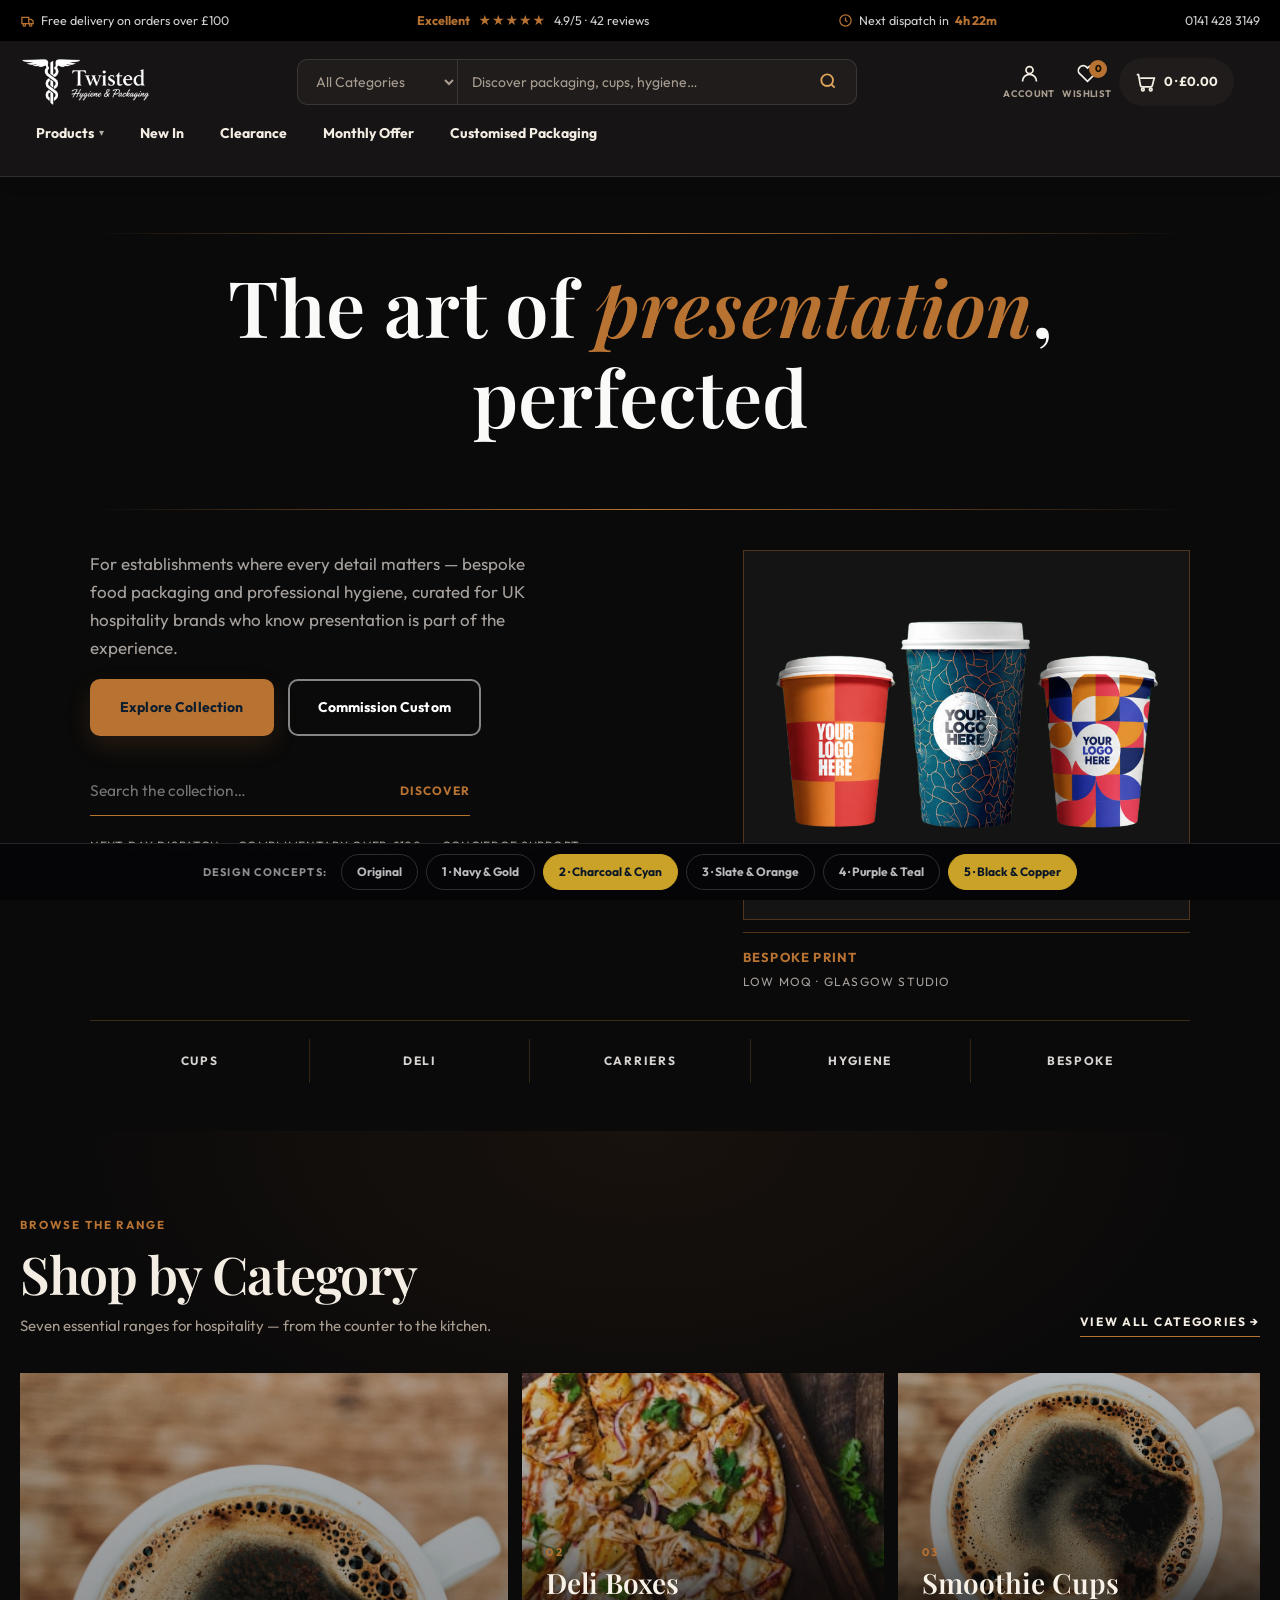
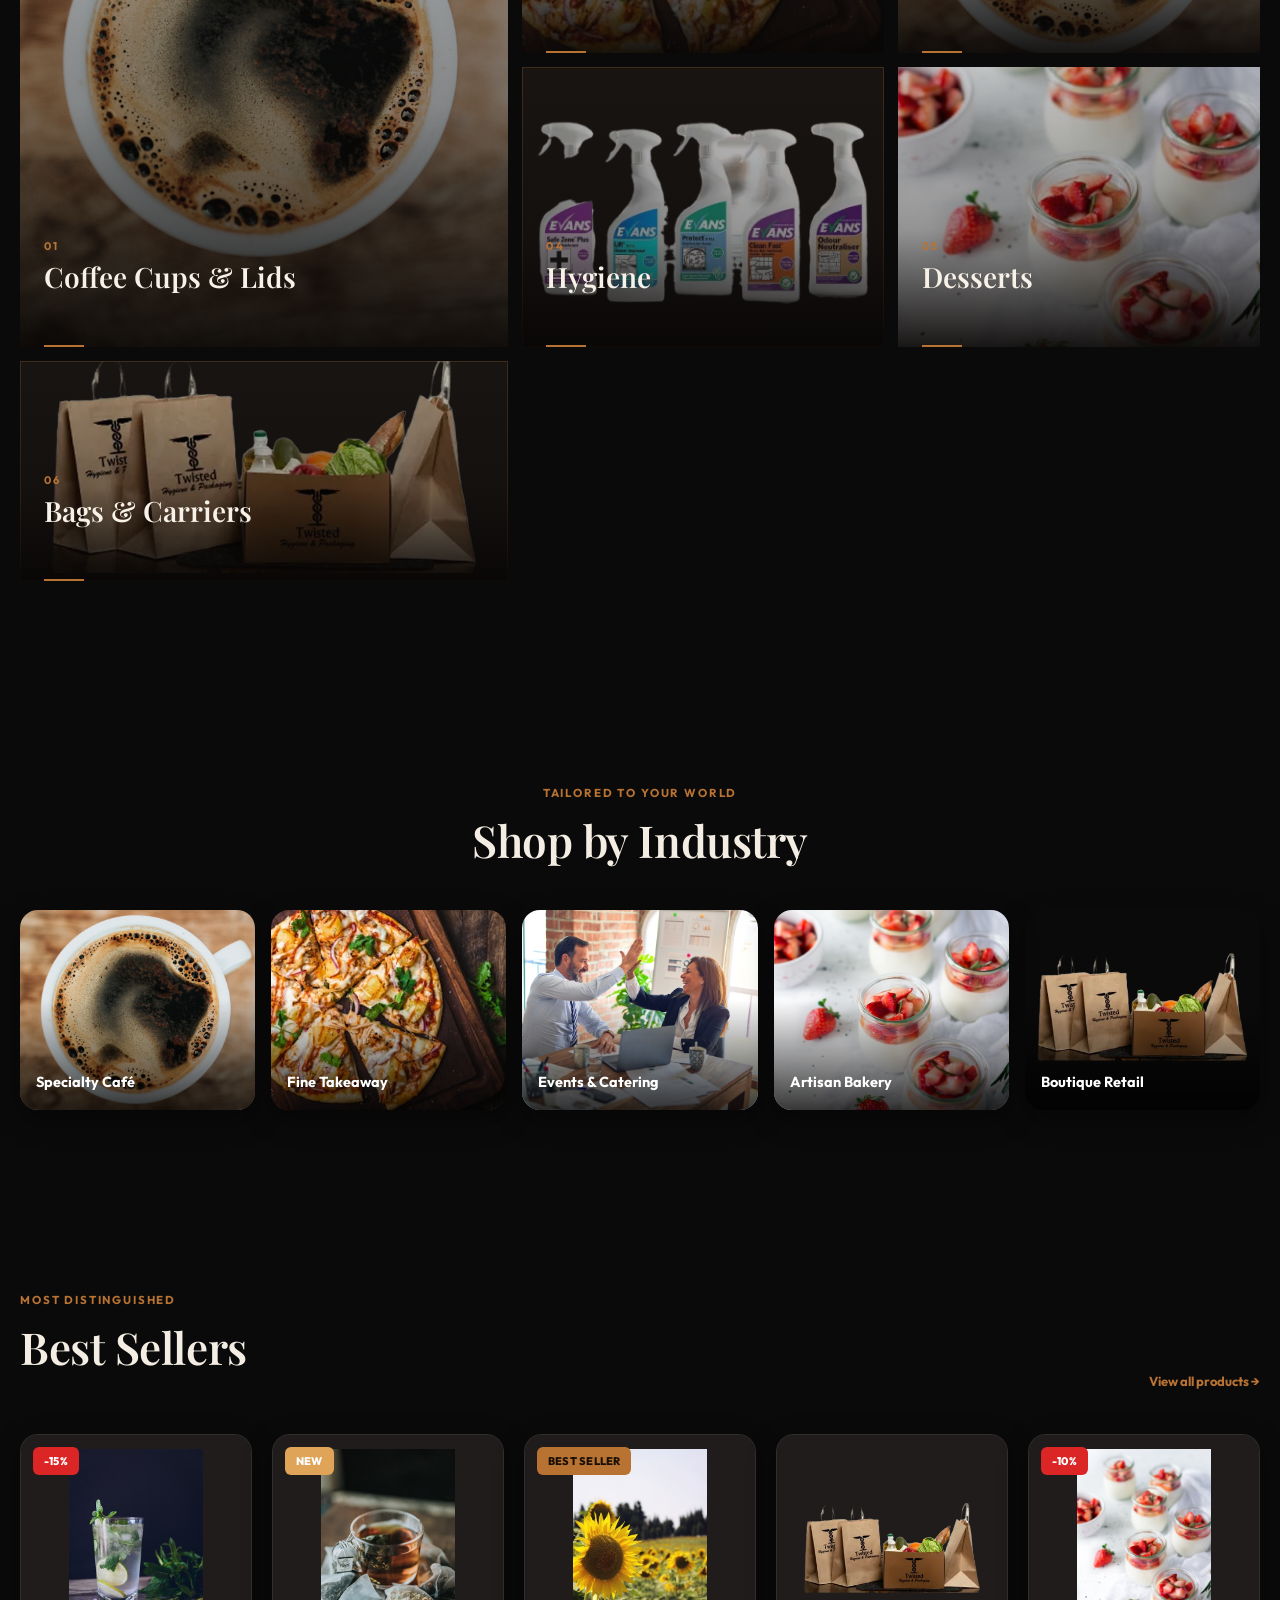
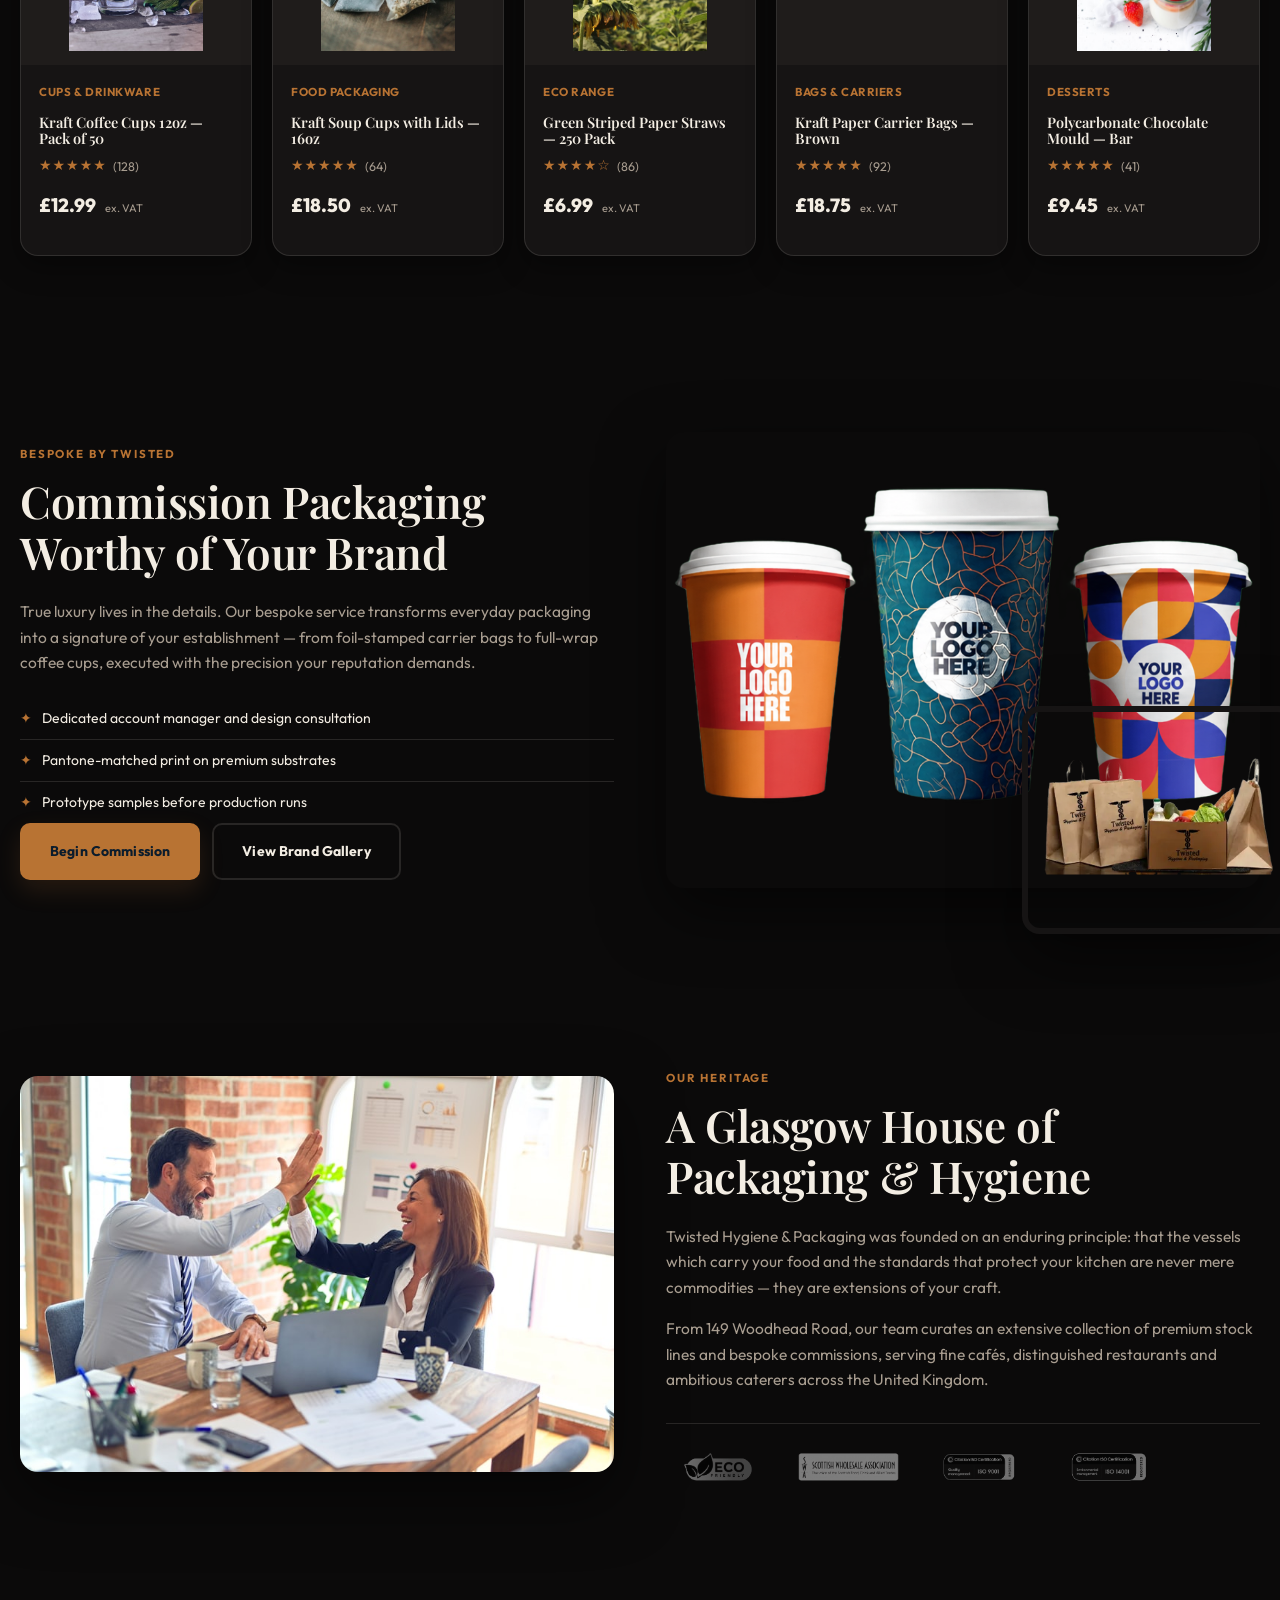
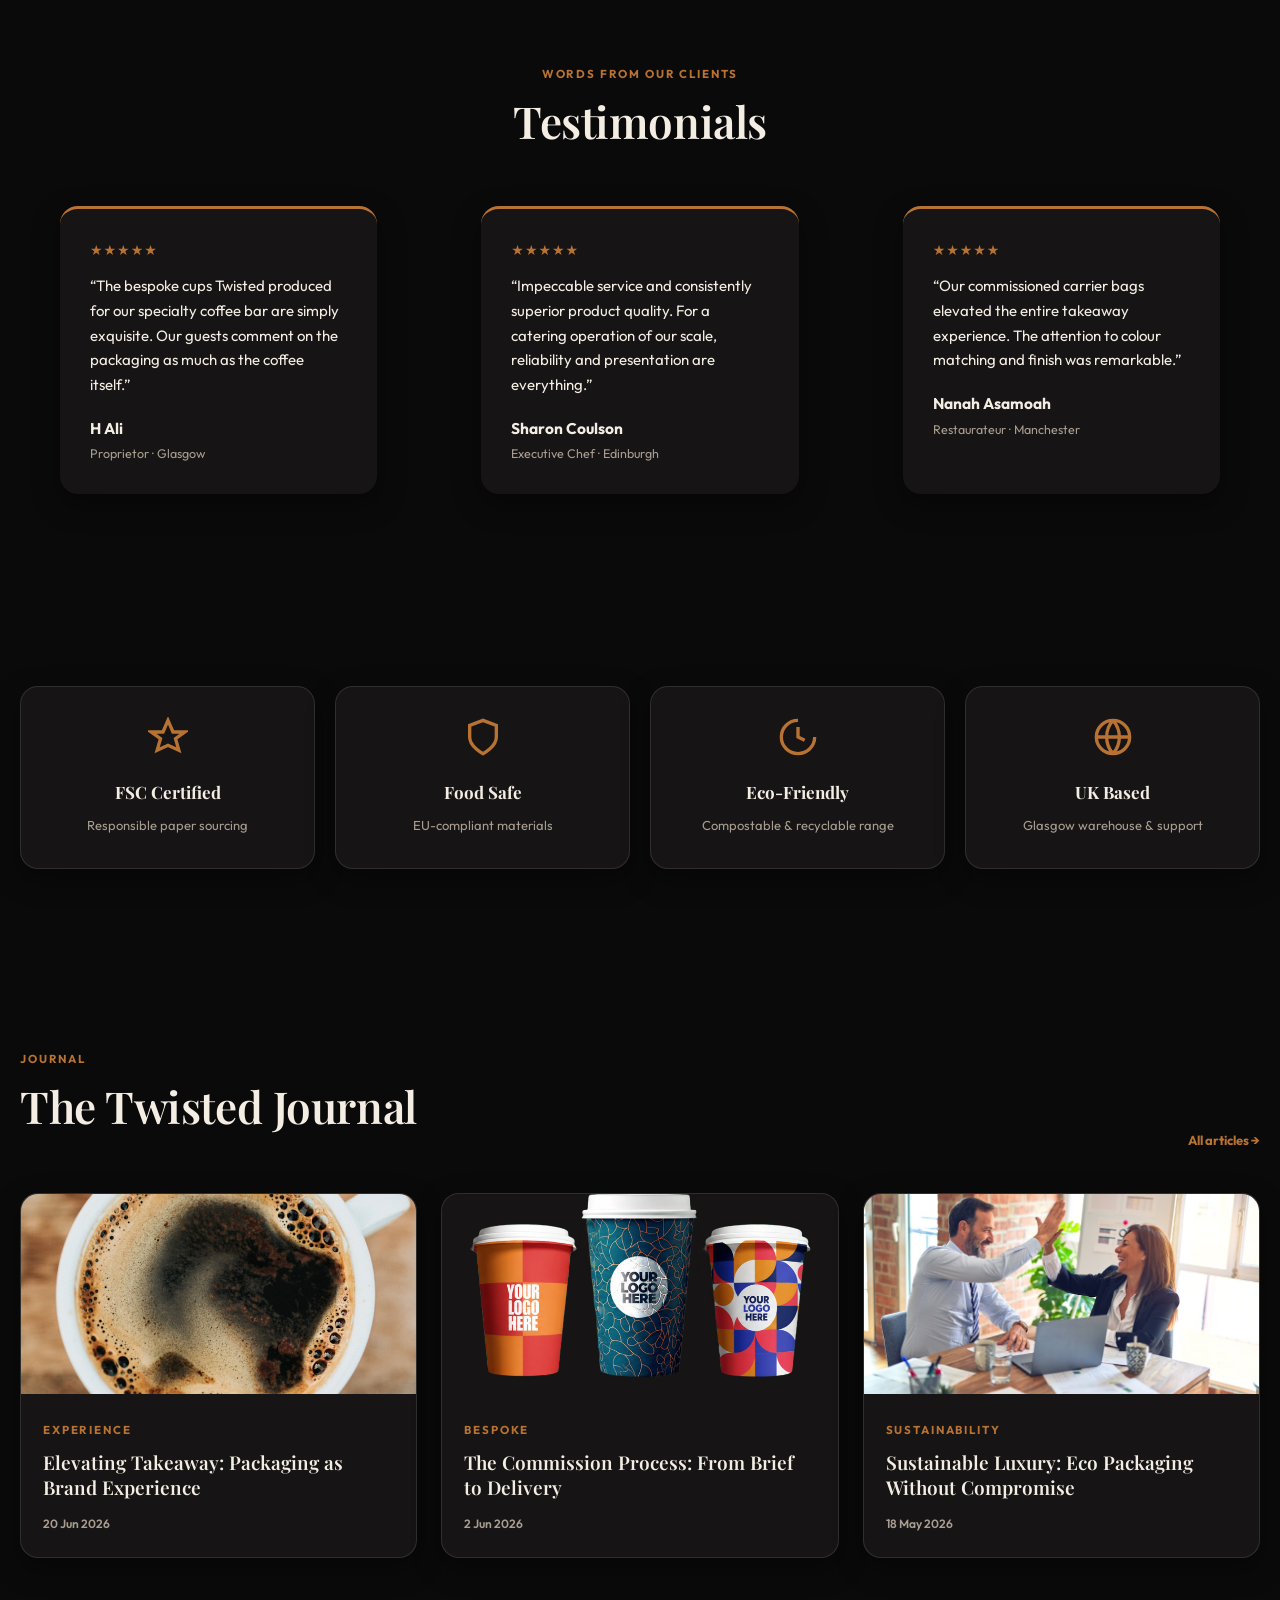
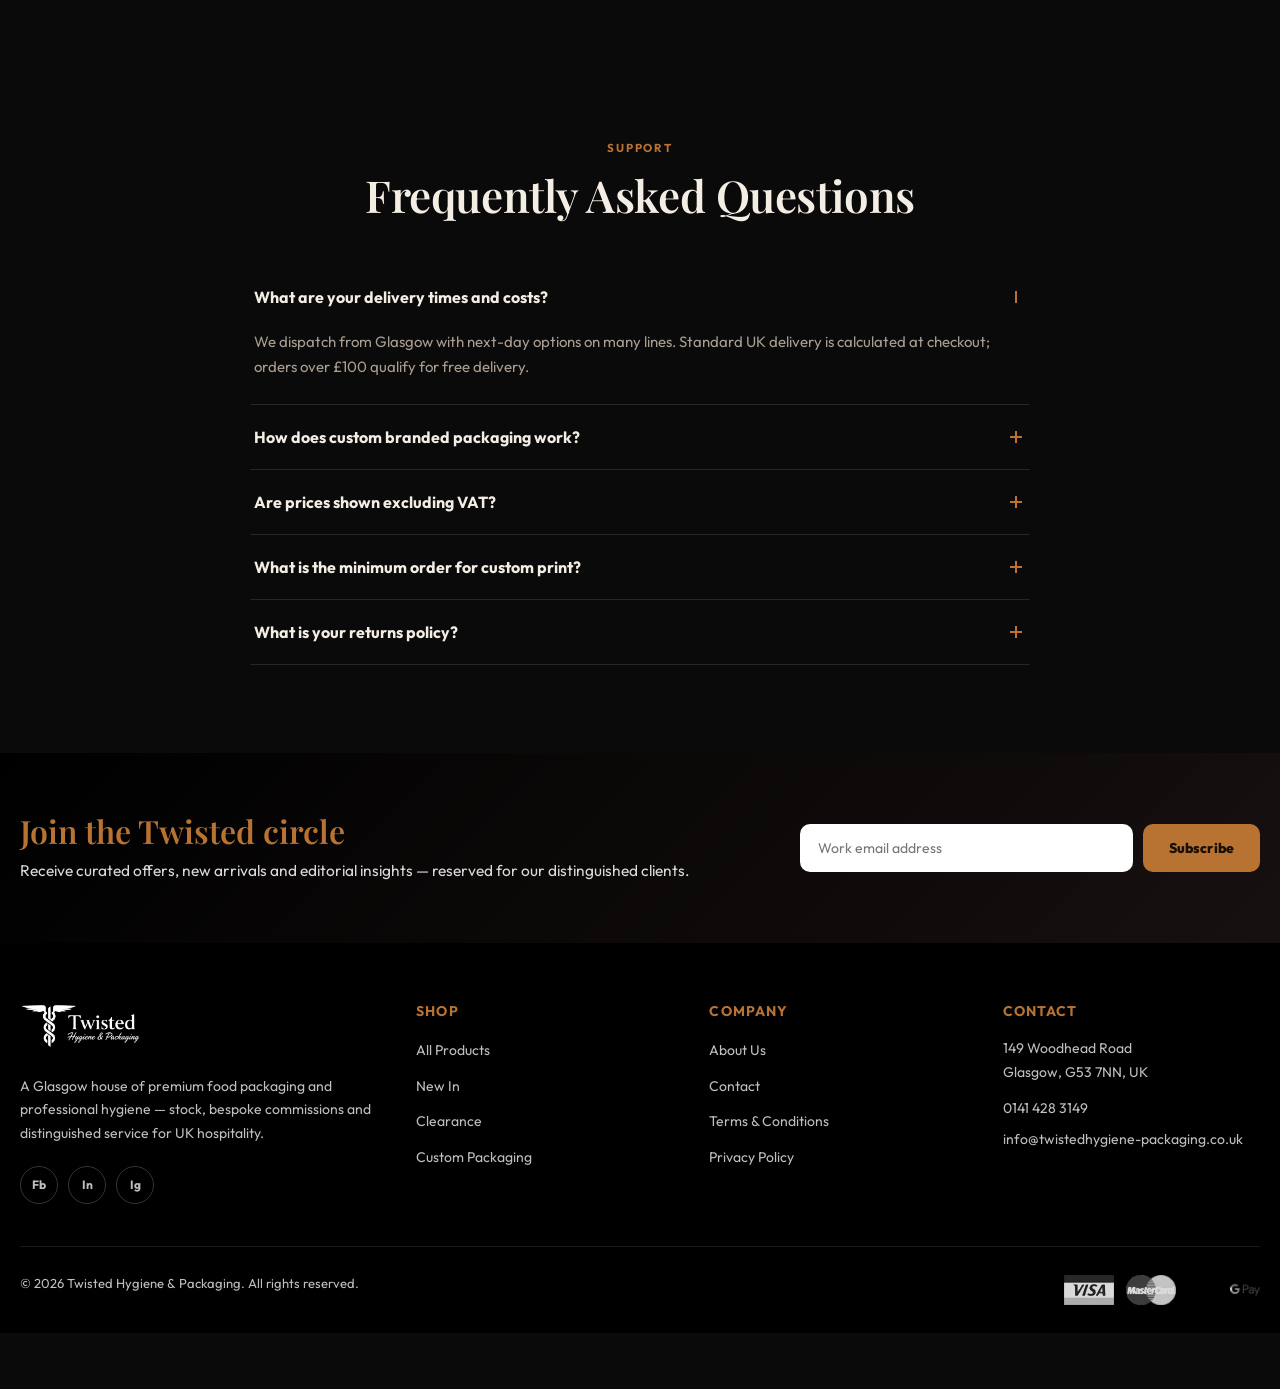
<file: concept5.html>
<!DOCTYPE html>
<html lang="en">
<head>
  <meta charset="UTF-8">
  <meta name="viewport" content="width=device-width, initial-scale=1.0">
  <title>Twisted | Concept 5 — Black &amp; Copper</title>
  <link rel="preconnect" href="https://fonts.googleapis.com">
  <link rel="preconnect" href="https://fonts.gstatic.com" crossorigin>
  <link href="https://fonts.googleapis.com/css2?family=Outfit:wght@300;400;500;600;700&family=Playfair+Display:ital,wght@0,500;0,600;0,700;1,500&display=swap" rel="stylesheet">
  <link rel="stylesheet" href="premium-concepts.css">
</head>
<body class="pc-page concept-5">

  <header class="pc-header" id="siteHeader">
    <div class="pc-topbar">
      <div class="pc-container pc-topbar__inner">
        <span class="pc-topbar__item">
          <svg viewBox="0 0 24 24" fill="none" stroke="currentColor" stroke-width="2" aria-hidden="true"><path d="M3 7h11v10H3z"/><path d="M14 10h4l3 3v4h-7"/><circle cx="7" cy="19" r="2"/><circle cx="17" cy="19" r="2"/></svg>
          Free delivery on orders over &#163;100
        </span>
        <span class="pc-topbar__item pc-topbar__rating">
          <strong>Excellent</strong>
          <span class="pc-stars" aria-hidden="true">&#9733;&#9733;&#9733;&#9733;&#9733;</span>
          4.9/5 · 42 reviews
        </span>
        <span class="pc-topbar__item">
          <svg viewBox="0 0 24 24" fill="none" stroke="currentColor" stroke-width="2" aria-hidden="true"><circle cx="12" cy="12" r="9"/><path d="M12 7v5l3 2"/></svg>
          Next dispatch in <strong><span id="pcDispatch">4h 22m</span></strong>
        </span>
        <span class="pc-topbar__item">
          <a href="tel:+441414283149">0141 428 3149</a>
        </span>
      </div>
    </div>

    <div class="pc-header__main">
      <div class="pc-container pc-header__toolbar">
        <a href="concept5.html" class="pc-logo">
          <img src="images/logo.png" alt="Twisted Hygiene &amp; Packaging" width="160" height="48">
        </a>

        <form class="pc-search" action="shop.html" role="search">
          <select class="pc-search__cat" aria-label="Search category">
            <option value="">All Categories</option>
            <option>Coffee Cups</option>
            <option>Deli Boxes</option>
            <option>Hygiene Products</option>
            <option>Custom Packaging</option>
          </select>
          <input type="search" class="pc-search__input" name="q" placeholder="Discover packaging, cups, hygiene…" aria-label="Search products">
          <button type="submit" class="pc-search__btn" aria-label="Search">
            <svg viewBox="0 0 24 24" fill="none" stroke="currentColor" stroke-width="2.2" aria-hidden="true"><circle cx="11" cy="11" r="7"/><path d="M20 20l-3.5-3.5"/></svg>
          </button>
        </form>

        <div class="pc-header__actions">
          <a href="#" class="pc-header__action" aria-label="My account">
            <svg viewBox="0 0 24 24" fill="none" stroke="currentColor" stroke-width="2" aria-hidden="true"><path d="M20 21a8 8 0 0 0-16 0"/><circle cx="12" cy="8" r="4"/></svg>
            <span class="pc-header__action-label">Account</span>
          </a>
          <a href="#" class="pc-header__action" aria-label="Wishlist">
            <svg viewBox="0 0 24 24" fill="none" stroke="currentColor" stroke-width="2" aria-hidden="true"><path d="M20.8 4.6a5.5 5.5 0 0 0-7.8 0L12 5.6l-1-1a5.5 5.5 0 0 0-7.8 7.8l1 1L12 21l7.8-7.6 1-1a5.5 5.5 0 0 0 0-7.8z"/></svg>
            <span class="pc-header__action-label">Wishlist</span>
            <span class="pc-badge">0</span>
          </a>
          <a href="#" class="pc-header__action pc-header__cart" aria-label="Shopping cart">
            <svg viewBox="0 0 24 24" fill="none" stroke="currentColor" stroke-width="2" aria-hidden="true"><circle cx="9" cy="20" r="1.5"/><circle cx="18" cy="20" r="1.5"/><path d="M2 3h2l2.2 12.3a2 2 0 0 0 2 1.7h9.6a2 2 0 0 0 2-1.6L22 7H6"/></svg>
            <span class="pc-header__cart-text"><span class="pc-cart-count">0</span> · &#163;0.00</span>
          </a>
        </div>

        <button class="pc-header__toggle" type="button" data-pc-mobile-toggle aria-label="Open menu" aria-expanded="false">
          <span></span><span></span><span></span>
        </button>
      </div>

      <nav class="pc-header__nav" aria-label="Primary">
        <div class="pc-container pc-header__nav-inner">
          <div class="pc-mega">
            <a href="shop.html" class="pc-nav-link" data-pc-mega-trigger aria-expanded="false" aria-haspopup="true">
              Products <span class="pc-nav-arrow" aria-hidden="true">&#9662;</span>
            </a>
            <div class="pc-mega__panel" hidden>
              <div class="pc-mega__inner">
                <div class="pc-mega__cols">
                  <ul class="pc-mega__col">
                    <li><a href="shop.html#cat-coffee-cups"><img src="images/category-coffee.jpg" alt="" width="40" height="40" loading="lazy"><span>Coffee Cups &amp; Lids</span></a></li>
                    <li><a href="shop.html#cat-deli-boxes"><img src="images/category-deli.jpg" alt="" width="40" height="40" loading="lazy"><span>Deli Boxes</span></a></li>
                    <li><a href="shop.html#cat-smoothie"><img src="images/category-smoothie.jpg" alt="" width="40" height="40" loading="lazy"><span>Smoothie Cups</span></a></li>
                    <li><a href="shop.html#cat-desserts"><img src="images/category-desserts.jpg" alt="" width="40" height="40" loading="lazy"><span>Desserts Range</span></a></li>
                    <li><a href="shop.html#cat-ice-cream"><img src="images/category-icecream.jpg" alt="" width="40" height="40" loading="lazy"><span>Ice Cream Tubs</span></a></li>
                  </ul>
                  <ul class="pc-mega__col">
                    <li><a href="shop.html#cat-food-bags"><img src="images/Branded-bags-1.png" alt="" width="40" height="40" loading="lazy"><span>Food &amp; Carrier Bags</span></a></li>
                    <li><a href="shop.html#cat-soup-cups"><img src="images/product-soup-cups.jpg" alt="" width="40" height="40" loading="lazy"><span>Soup Cups</span></a></li>
                    <li><a href="shop.html#cat-straws"><img src="images/product-straws.jpg" alt="" width="40" height="40" loading="lazy"><span>Straws</span></a></li>
                    <li><a href="shop.html#cat-kraft-bowls"><img src="images/product-paper-cups.jpg" alt="" width="40" height="40" loading="lazy"><span>Kraft Bowls &amp; Lids</span></a></li>
                    <li><a href="shop.html#cat-cutlery"><img src="images/product-chocolate.jpg" alt="" width="40" height="40" loading="lazy"><span>Cutlery &amp; Plates</span></a></li>
                  </ul>
                  <ul class="pc-mega__col">
                    <li><a href="shop.html#cat-hygiene"><img src="images/Highgene.png" alt="" width="40" height="40" loading="lazy"><span>Hygiene Products</span></a></li>
                    <li><a href="shop.html#cat-bin-bags"><img src="images/hero-hygiene.jpg" alt="" width="40" height="40" loading="lazy"><span>Bin Bags</span></a></li>
                    <li><a href="shop.html#cat-centrefeed"><img src="images/hero-packaging.jpg" alt="" width="40" height="40" loading="lazy"><span>Centrefeed Rolls</span></a></li>
                    <li><a href="shop.html#cat-napkins"><img src="images/Desserts.png" alt="" width="40" height="40" loading="lazy"><span>Napkins</span></a></li>
                    <li><a href="shop.html#cat-greaseproof"><img src="images/custom-packaging-cups.png" alt="" width="40" height="40" loading="lazy"><span>Greaseproof Paper</span></a></li>
                  </ul>
                  <ul class="pc-mega__col">
                    <li><a href="shop.html#cat-bagasse-boxes"><img src="images/product-soup-cups.jpg" alt="" width="40" height="40" loading="lazy"><span>Bagasse Boxes</span></a></li>
                    <li><a href="shop.html#cat-pizza-box"><img src="images/category-deli.jpg" alt="" width="40" height="40" loading="lazy"><span>Pizza Boxes</span></a></li>
                    <li><a href="shop.html#cat-foil"><img src="images/product-paper-cups.jpg" alt="" width="40" height="40" loading="lazy"><span>Foil Containers</span></a></li>
                    <li><a href="shop.html#cat-lavazza"><img src="images/category-coffee.jpg" alt="" width="40" height="40" loading="lazy"><span>Lavazza Coffee</span></a></li>
                    <li><a href="shop.html#cat-monin"><img src="images/category-smoothie.jpg" alt="" width="40" height="40" loading="lazy"><span>MONIN Range</span></a></li>
                  </ul>
                </div>
                <aside class="pc-mega__featured">
                  <img src="images/customized-paking.png" alt="Custom branded packaging" loading="lazy">
                  <div class="pc-mega__featured-body">
                    <span class="pc-eyebrow">Custom Branding</span>
                    <h3>Your logo on premium packaging</h3>
                    <p>Low MOQs, fast artwork approval and UK-wide delivery from Glasgow.</p>
                    <a href="shop.html" class="pc-btn pc-btn--primary">Explore Custom Range</a>
                  </div>
                </aside>
              </div>
            </div>
          </div>
          <a href="shop.html" class="pc-nav-link">New In</a>
          <a href="shop.html" class="pc-nav-link">Clearance</a>
          <a href="shop.html" class="pc-nav-link">Monthly Offer</a>
          <a href="shop.html" class="pc-nav-link">Customised Packaging</a>
        </div>
      </nav>
    </div>
  </header>

  <main>
    <!-- Hero 5: Dark editorial magazine — oversized type + copper rules + inset photo -->
    <section class="pc-hero pc-hero--editorial" aria-labelledby="heroTitle">
      <div class="pc-container pc-hero-edit">
         
        <hr class="pc-copper-rule" aria-hidden="true">
        <h1 id="heroTitle" class="pc-hero-edit-title">The art of <em>presentation</em>, perfected</h1>
        <hr class="pc-copper-rule" aria-hidden="true">
        <div class="pc-hero-edit-grid">
          <div class="pc-hero-edit-left">
            <p class="pc-hero__desc">For establishments where every detail matters — bespoke food packaging and professional hygiene, curated for UK hospitality brands who know presentation is part of the experience.</p>
            <div class="pc-hero__ctas">
              <a href="shop.html" class="pc-btn pc-btn--primary">Explore Collection</a>
              <a href="#custom" class="pc-btn pc-btn--ghost">Commission Custom</a>
            </div>
            <form class="pc-hero-edit-search" action="shop.html" role="search">
              <input type="search" name="q" placeholder="Search the collection…" aria-label="Search">
              <button type="submit">Discover</button>
            </form>
            <ul class="pc-hero-edit-trust">
              <li>Next Day Dispatch</li>
              <li>Complimentary over &#163;100</li>
              <li>Concierge Support</li>
            </ul>
          </div>
          <figure class="pc-hero-edit-figure">
            <img src="images/custom-packaging-cups.png" alt="Bespoke branded coffee cups" width="420" height="520">
            <figcaption>
              <strong>Bespoke print</strong>
              <span>Low MOQ · Glasgow studio</span>
            </figcaption>
          </figure>
        </div>
        <nav class="pc-hero-edit-cats" aria-label="Collections">
          <a href="shop.html#cat-coffee-cups">Cups</a>
          <a href="shop.html#cat-deli-boxes">Deli</a>
          <a href="shop.html#cat-food-bags">Carriers</a>
          <a href="shop.html#cat-hygiene">Hygiene</a>
          <a href="#custom">Bespoke</a>
        </nav>
      </div>
    </section>

    <!-- Shop by Category — lookbook wall (unique to Concept 5) -->
    <section class="pc-c5-cats" id="categories" aria-labelledby="cats-heading">
      <div class="pc-container">
        <header class="pc-c5-cats-head">
          <div class="pc-c5-cats-head-copy">
            <span class="pc-eyebrow">Browse the range</span>
            <h2 id="cats-heading">Shop by Category</h2>
            <p>Seven essential ranges for hospitality — from the counter to the kitchen.</p>
          </div>
          <a href="shop.html" class="pc-c5-cats-all">View all categories <span aria-hidden="true">&#8594;</span></a>
        </header>

        <div class="pc-c5-lookbook">
          <a href="shop.html#cat-coffee-cups" class="pc-c5-tile pc-c5-tile--lg">
            <img src="images/category-coffee.jpg" alt="" loading="lazy">
            <div class="pc-c5-tile-veil"></div>
            <div class="pc-c5-tile-copy">
              <span>01</span>
              <h3>Coffee Cups &amp; Lids</h3>
              <em>Explore</em>
            </div>
          </a>

          <a href="shop.html#cat-deli-boxes" class="pc-c5-tile">
            <img src="images/category-deli.jpg" alt="" loading="lazy">
            <div class="pc-c5-tile-veil"></div>
            <div class="pc-c5-tile-copy">
              <span>02</span>
              <h3>Deli Boxes</h3>
              <em>Explore</em>
            </div>
          </a>

          <a href="shop.html#cat-smoothie" class="pc-c5-tile">
            <img src="images/category-smoothie.jpg" alt="" loading="lazy">
            <div class="pc-c5-tile-veil"></div>
            <div class="pc-c5-tile-copy">
              <span>03</span>
              <h3>Smoothie Cups</h3>
              <em>Explore</em>
            </div>
          </a>

          <a href="shop.html#cat-hygiene" class="pc-c5-tile">
            <img src="images/Highgene.png" alt="" loading="lazy">
            <div class="pc-c5-tile-veil"></div>
            <div class="pc-c5-tile-copy">
              <span>04</span>
              <h3>Hygiene</h3>
              <em>Explore</em>
            </div>
          </a>

          <a href="shop.html#cat-desserts" class="pc-c5-tile">
            <img src="images/category-desserts.jpg" alt="" loading="lazy">
            <div class="pc-c5-tile-veil"></div>
            <div class="pc-c5-tile-copy">
              <span>05</span>
              <h3>Desserts</h3>
              <em>Explore</em>
            </div>
          </a>

          <a href="shop.html#cat-food-bags" class="pc-c5-tile">
            <img src="images/Branded-bags-1.png" alt="" loading="lazy">
            <div class="pc-c5-tile-veil"></div>
            <div class="pc-c5-tile-copy">
              <span>06</span>
              <h3>Bags &amp; Carriers</h3>
              <em>Explore</em>
            </div>
          </a>

          <a href="#custom" class="pc-c5-tile pc-c5-tile--wide">
            <img src="images/customized-paking.png" alt="" loading="lazy">
            <div class="pc-c5-tile-veil"></div>
            <div class="pc-c5-tile-copy">
              <span>07 · Bespoke</span>
              <h3>Custom Branding</h3>
              <em>Get a quote</em>
            </div>
          </a>
        </div>
      </div>
    </section>

    <!-- SHOP BY INDUSTRY -->
    <section class="pc-section pc-fade-up" aria-labelledby="industryTitle">
      <div class="pc-container">
        <header class="pc-section__head">
          <span class="pc-eyebrow">Tailored to your world</span>
          <h2 id="industryTitle" class="pc-section__title">Shop by Industry</h2>
        </header>
        <div class="pc-industry">
          <a href="shop.html" class="pc-industry__card">
            <img src="images/category-coffee.jpg" alt="" loading="lazy">
            <span>Specialty Caf&eacute;</span>
          </a>
          <a href="shop.html" class="pc-industry__card">
            <img src="images/category-deli.jpg" alt="" loading="lazy">
            <span>Fine Takeaway</span>
          </a>
          <a href="shop.html" class="pc-industry__card">
            <img src="images/hero-packaging.jpg" alt="" loading="lazy">
            <span>Events &amp; Catering</span>
          </a>
          <a href="shop.html" class="pc-industry__card">
            <img src="images/hero-desserts.jpg" alt="" loading="lazy">
            <span>Artisan Bakery</span>
          </a>
          <a href="shop.html" class="pc-industry__card">
            <img src="images/Branded-bags-1.png" alt="" loading="lazy">
            <span>Boutique Retail</span>
          </a>
        </div>
      </div>
    </section>

    <!-- BEST SELLERS -->
    <section class="pc-section pc-fade-up" aria-labelledby="bestsellersTitle">
      <div class="pc-container">
        <header class="pc-section__head pc-section__head--row">
          <div>
            <span class="pc-eyebrow">Most distinguished</span>
            <h2 id="bestsellersTitle" class="pc-section__title">Best Sellers</h2>
          </div>
          <a href="shop.html" class="pc-link">View all products &#8594;</a>
        </header>
        <div class="pc-products">
          <article class="pc-product">
            <div class="pc-product__media">
              <span class="pc-product__badge pc-product__badge--sale">-15%</span>
              <img src="images/product-paper-cups.jpg" alt="Kraft Coffee Cups 12oz" loading="lazy">
              <div class="pc-product__actions">
                <button type="button" class="pc-product__action" data-pc-toggle aria-label="Add to wishlist" aria-pressed="false">
                  <svg viewBox="0 0 24 24" fill="none" stroke="currentColor" stroke-width="2" aria-hidden="true"><path d="M20.8 4.6a5.5 5.5 0 0 0-7.8 0L12 5.6l-1-1a5.5 5.5 0 0 0-7.8 7.8l1 1L12 21l7.8-7.6 1-1a5.5 5.5 0 0 0 0-7.8z"/></svg>
                </button>
                <button type="button" class="pc-product__action" data-pc-quickview aria-label="Quick view">
                  <svg viewBox="0 0 24 24" fill="none" stroke="currentColor" stroke-width="2" aria-hidden="true"><path d="M2 12s3.5-7 10-7 10 7 10 7-3.5 7-10 7-10-7-10-7z"/><circle cx="12" cy="12" r="3"/></svg>
                </button>
                <button type="button" class="pc-product__action" data-pc-toggle aria-label="Add to compare" aria-pressed="false">
                  <svg viewBox="0 0 24 24" fill="none" stroke="currentColor" stroke-width="2" aria-hidden="true"><path d="M16 3l5 5-5 5"/><path d="M21 8H9a5 5 0 0 0 0 10h4"/><path d="M8 21l-5-5 5-5"/><path d="M3 16h12a5 5 0 0 0 0-10H11"/></svg>
                </button>
              </div>
              <a href="shop.html" class="pc-product__cart">Add to Cart</a>
            </div>
            <div class="pc-product__body">
              <p class="pc-product__cat">Cups &amp; Drinkware</p>
              <h3 class="pc-product__title"><a href="shop.html">Kraft Coffee Cups 12oz &mdash; Pack of 50</a></h3>
              <p class="pc-product__rating"><span class="pc-stars" aria-label="5 out of 5 stars">&#9733;&#9733;&#9733;&#9733;&#9733;</span> <span>(128)</span></p>
              <p class="pc-product__price"><span class="pc-price">&#163;12.99</span> <span class="pc-vat">ex. VAT</span></p>
            </div>
          </article>

          <article class="pc-product">
            <div class="pc-product__media">
              <span class="pc-product__badge pc-product__badge--new">New</span>
              <img src="images/product-soup-cups.jpg" alt="Soup Cups with Lids" loading="lazy">
              <div class="pc-product__actions">
                <button type="button" class="pc-product__action" data-pc-toggle aria-label="Add to wishlist" aria-pressed="false">
                  <svg viewBox="0 0 24 24" fill="none" stroke="currentColor" stroke-width="2" aria-hidden="true"><path d="M20.8 4.6a5.5 5.5 0 0 0-7.8 0L12 5.6l-1-1a5.5 5.5 0 0 0-7.8 7.8l1 1L12 21l7.8-7.6 1-1a5.5 5.5 0 0 0 0-7.8z"/></svg>
                </button>
                <button type="button" class="pc-product__action" data-pc-quickview aria-label="Quick view">
                  <svg viewBox="0 0 24 24" fill="none" stroke="currentColor" stroke-width="2" aria-hidden="true"><path d="M2 12s3.5-7 10-7 10 7 10 7-3.5 7-10 7-10-7-10-7z"/><circle cx="12" cy="12" r="3"/></svg>
                </button>
                <button type="button" class="pc-product__action" data-pc-toggle aria-label="Add to compare" aria-pressed="false">
                  <svg viewBox="0 0 24 24" fill="none" stroke="currentColor" stroke-width="2" aria-hidden="true"><path d="M16 3l5 5-5 5"/><path d="M21 8H9a5 5 0 0 0 0 10h4"/><path d="M8 21l-5-5 5-5"/><path d="M3 16h12a5 5 0 0 0 0-10H11"/></svg>
                </button>
              </div>
              <a href="shop.html" class="pc-product__cart">Add to Cart</a>
            </div>
            <div class="pc-product__body">
              <p class="pc-product__cat">Food Packaging</p>
              <h3 class="pc-product__title"><a href="shop.html">Kraft Soup Cups with Lids &mdash; 16oz</a></h3>
              <p class="pc-product__rating"><span class="pc-stars" aria-label="5 out of 5 stars">&#9733;&#9733;&#9733;&#9733;&#9733;</span> <span>(64)</span></p>
              <p class="pc-product__price"><span class="pc-price">&#163;18.50</span> <span class="pc-vat">ex. VAT</span></p>
            </div>
          </article>

          <article class="pc-product">
            <div class="pc-product__media">
              <span class="pc-product__badge pc-product__badge--best">Best Seller</span>
              <img src="images/product-straws.jpg" alt="Paper Straws" loading="lazy">
              <div class="pc-product__actions">
                <button type="button" class="pc-product__action" data-pc-toggle aria-label="Add to wishlist" aria-pressed="false">
                  <svg viewBox="0 0 24 24" fill="none" stroke="currentColor" stroke-width="2" aria-hidden="true"><path d="M20.8 4.6a5.5 5.5 0 0 0-7.8 0L12 5.6l-1-1a5.5 5.5 0 0 0-7.8 7.8l1 1L12 21l7.8-7.6 1-1a5.5 5.5 0 0 0 0-7.8z"/></svg>
                </button>
                <button type="button" class="pc-product__action" data-pc-quickview aria-label="Quick view">
                  <svg viewBox="0 0 24 24" fill="none" stroke="currentColor" stroke-width="2" aria-hidden="true"><path d="M2 12s3.5-7 10-7 10 7 10 7-3.5 7-10 7-10-7-10-7z"/><circle cx="12" cy="12" r="3"/></svg>
                </button>
                <button type="button" class="pc-product__action" data-pc-toggle aria-label="Add to compare" aria-pressed="false">
                  <svg viewBox="0 0 24 24" fill="none" stroke="currentColor" stroke-width="2" aria-hidden="true"><path d="M16 3l5 5-5 5"/><path d="M21 8H9a5 5 0 0 0 0 10h4"/><path d="M8 21l-5-5 5-5"/><path d="M3 16h12a5 5 0 0 0 0-10H11"/></svg>
                </button>
              </div>
              <a href="shop.html" class="pc-product__cart">Add to Cart</a>
            </div>
            <div class="pc-product__body">
              <p class="pc-product__cat">Eco Range</p>
              <h3 class="pc-product__title"><a href="shop.html">Green Striped Paper Straws &mdash; 250 Pack</a></h3>
              <p class="pc-product__rating"><span class="pc-stars" aria-label="4.5 out of 5 stars">&#9733;&#9733;&#9733;&#9733;&#9734;</span> <span>(86)</span></p>
              <p class="pc-product__price"><span class="pc-price">&#163;6.99</span> <span class="pc-vat">ex. VAT</span></p>
            </div>
          </article>

          <article class="pc-product">
            <div class="pc-product__media">
              <img src="images/Branded-bags-1.png" alt="Kraft Paper Carrier Bags" loading="lazy">
              <div class="pc-product__actions">
                <button type="button" class="pc-product__action" data-pc-toggle aria-label="Add to wishlist" aria-pressed="false">
                  <svg viewBox="0 0 24 24" fill="none" stroke="currentColor" stroke-width="2" aria-hidden="true"><path d="M20.8 4.6a5.5 5.5 0 0 0-7.8 0L12 5.6l-1-1a5.5 5.5 0 0 0-7.8 7.8l1 1L12 21l7.8-7.6 1-1a5.5 5.5 0 0 0 0-7.8z"/></svg>
                </button>
                <button type="button" class="pc-product__action" data-pc-quickview aria-label="Quick view">
                  <svg viewBox="0 0 24 24" fill="none" stroke="currentColor" stroke-width="2" aria-hidden="true"><path d="M2 12s3.5-7 10-7 10 7 10 7-3.5 7-10 7-10-7-10-7z"/><circle cx="12" cy="12" r="3"/></svg>
                </button>
                <button type="button" class="pc-product__action" data-pc-toggle aria-label="Add to compare" aria-pressed="false">
                  <svg viewBox="0 0 24 24" fill="none" stroke="currentColor" stroke-width="2" aria-hidden="true"><path d="M16 3l5 5-5 5"/><path d="M21 8H9a5 5 0 0 0 0 10h4"/><path d="M8 21l-5-5 5-5"/><path d="M3 16h12a5 5 0 0 0 0-10H11"/></svg>
                </button>
              </div>
              <a href="shop.html" class="pc-product__cart">Add to Cart</a>
            </div>
            <div class="pc-product__body">
              <p class="pc-product__cat">Bags &amp; Carriers</p>
              <h3 class="pc-product__title"><a href="shop.html">Kraft Paper Carrier Bags &mdash; Brown</a></h3>
              <p class="pc-product__rating"><span class="pc-stars" aria-label="5 out of 5 stars">&#9733;&#9733;&#9733;&#9733;&#9733;</span> <span>(92)</span></p>
              <p class="pc-product__price"><span class="pc-price">&#163;18.75</span> <span class="pc-vat">ex. VAT</span></p>
            </div>
          </article>

          <article class="pc-product">
            <div class="pc-product__media">
              <span class="pc-product__badge pc-product__badge--sale">-10%</span>
              <img src="images/product-chocolate.jpg" alt="Chocolate Moulds" loading="lazy">
              <div class="pc-product__actions">
                <button type="button" class="pc-product__action" data-pc-toggle aria-label="Add to wishlist" aria-pressed="false">
                  <svg viewBox="0 0 24 24" fill="none" stroke="currentColor" stroke-width="2" aria-hidden="true"><path d="M20.8 4.6a5.5 5.5 0 0 0-7.8 0L12 5.6l-1-1a5.5 5.5 0 0 0-7.8 7.8l1 1L12 21l7.8-7.6 1-1a5.5 5.5 0 0 0 0-7.8z"/></svg>
                </button>
                <button type="button" class="pc-product__action" data-pc-quickview aria-label="Quick view">
                  <svg viewBox="0 0 24 24" fill="none" stroke="currentColor" stroke-width="2" aria-hidden="true"><path d="M2 12s3.5-7 10-7 10 7 10 7-3.5 7-10 7-10-7-10-7z"/><circle cx="12" cy="12" r="3"/></svg>
                </button>
                <button type="button" class="pc-product__action" data-pc-toggle aria-label="Add to compare" aria-pressed="false">
                  <svg viewBox="0 0 24 24" fill="none" stroke="currentColor" stroke-width="2" aria-hidden="true"><path d="M16 3l5 5-5 5"/><path d="M21 8H9a5 5 0 0 0 0 10h4"/><path d="M8 21l-5-5 5-5"/><path d="M3 16h12a5 5 0 0 0 0-10H11"/></svg>
                </button>
              </div>
              <a href="shop.html" class="pc-product__cart">Add to Cart</a>
            </div>
            <div class="pc-product__body">
              <p class="pc-product__cat">Desserts</p>
              <h3 class="pc-product__title"><a href="shop.html">Polycarbonate Chocolate Mould &mdash; Bar</a></h3>
              <p class="pc-product__rating"><span class="pc-stars" aria-label="5 out of 5 stars">&#9733;&#9733;&#9733;&#9733;&#9733;</span> <span>(41)</span></p>
              <p class="pc-product__price"><span class="pc-price">&#163;9.45</span> <span class="pc-vat">ex. VAT</span></p>
            </div>
          </article>
        </div>
      </div>
    </section>

    <!-- CUSTOM PACKAGING -->
    <section class="pc-section pc-custom pc-fade-up" id="custom" aria-labelledby="customTitle">
      <div class="pc-container pc-custom__grid">
        <div class="pc-custom__copy">
          <span class="pc-eyebrow">Bespoke by Twisted</span>
          <h2 id="customTitle" class="pc-section__title">Commission Packaging Worthy of Your Brand</h2>
          <p>True luxury lives in the details. Our bespoke service transforms everyday packaging into a signature of your establishment — from foil-stamped carrier bags to full-wrap coffee cups, executed with the precision your reputation demands.</p>
          <ul class="pc-custom__list">
            <li>Dedicated account manager and design consultation</li>
            <li>Pantone-matched print on premium substrates</li>
            <li>Prototype samples before production runs</li>
          </ul>
          <div class="pc-custom__ctas">
            <a href="shop.html" class="pc-btn pc-btn--primary">Begin Commission</a>
            <a href="shop.html" class="pc-btn pc-btn--ghost">View Brand Gallery</a>
          </div>
        </div>
        <div class="pc-custom__visual">
          <img src="images/customized-paking.png" alt="Bespoke branded food packaging" loading="lazy">
          <img src="images/Branded-bags-1.png" alt="Luxury branded carrier bags" loading="lazy" class="pc-custom__float">
        </div>
      </div>
    </section>

    <!-- BRAND STORY -->
    <section class="pc-section pc-story pc-fade-up" aria-labelledby="storyTitle">
      <div class="pc-container pc-story__grid">
        <div class="pc-story__media">
          <img src="images/hero-hygiene.jpg" alt="Twisted Glasgow headquarters and warehouse" loading="lazy">
        </div>
        <div class="pc-story__copy">
          <span class="pc-eyebrow">Our heritage</span>
          <h2 id="storyTitle" class="pc-section__title">A Glasgow House of Packaging &amp; Hygiene</h2>
          <p>Twisted Hygiene &amp; Packaging was founded on an enduring principle: that the vessels which carry your food and the standards that protect your kitchen are never mere commodities — they are extensions of your craft.</p>
          <p>From 149 Woodhead Road, our team curates an extensive collection of premium stock lines and bespoke commissions, serving fine caf&eacute;s, distinguished restaurants and ambitious caterers across the United Kingdom.</p>
          <div class="pc-story__brands">
            <img src="images/brand-11.webp" alt="Vegware" loading="lazy">
            <img src="images/brand-22.webp" alt="Biopak" loading="lazy">
            <img src="images/brand-33.webp" alt="Detpak" loading="lazy">
            <img src="images/brand-44.webp" alt="Packnwood" loading="lazy">
          </div>
        </div>
      </div>
    </section>

    <!-- TESTIMONIALS -->
    <section class="pc-section pc-fade-up" aria-labelledby="reviewsTitle">
      <div class="pc-container">
        <header class="pc-section__head">
          <span class="pc-eyebrow">Words from our clients</span>
          <h2 id="reviewsTitle" class="pc-section__title">Testimonials</h2>
        </header>
        <div class="pc-testimonials">
          <blockquote class="pc-testimonial">
            <div class="pc-stars" aria-label="5 out of 5 stars">&#9733;&#9733;&#9733;&#9733;&#9733;</div>
            <p>&ldquo;The bespoke cups Twisted produced for our specialty coffee bar are simply exquisite. Our guests comment on the packaging as much as the coffee itself.&rdquo;</p>
            <footer>
              <cite>H Ali</cite>
              <span>Proprietor &middot; Glasgow</span>
            </footer>
          </blockquote>
          <blockquote class="pc-testimonial">
            <div class="pc-stars" aria-label="5 out of 5 stars">&#9733;&#9733;&#9733;&#9733;&#9733;</div>
            <p>&ldquo;Impeccable service and consistently superior product quality. For a catering operation of our scale, reliability and presentation are everything.&rdquo;</p>
            <footer>
              <cite>Sharon Coulson</cite>
              <span>Executive Chef &middot; Edinburgh</span>
            </footer>
          </blockquote>
          <blockquote class="pc-testimonial">
            <div class="pc-stars" aria-label="5 out of 5 stars">&#9733;&#9733;&#9733;&#9733;&#9733;</div>
            <p>&ldquo;Our commissioned carrier bags elevated the entire takeaway experience. The attention to colour matching and finish was remarkable.&rdquo;</p>
            <footer>
              <cite>Nanah Asamoah</cite>
              <span>Restaurateur &middot; Manchester</span>
            </footer>
          </blockquote>
        </div>
      </div>
    </section>

    <!-- CERTIFICATIONS -->
    <section class="pc-section pc-certs pc-fade-up" aria-label="Certifications and standards">
      <div class="pc-container">
        <div class="pc-certs__grid">
          <div class="pc-cert">
            <svg viewBox="0 0 24 24" fill="none" stroke="currentColor" stroke-width="2" aria-hidden="true"><path d="M12 2l3 7h7l-5.5 4 2 7L12 17l-6.5 3 2-7L2 9h7z"/></svg>
            <strong>FSC Certified</strong>
            <span>Responsible paper sourcing</span>
          </div>
          <div class="pc-cert">
            <svg viewBox="0 0 24 24" fill="none" stroke="currentColor" stroke-width="2" aria-hidden="true"><path d="M12 22s8-4 8-10V5l-8-3-8 3v7c0 6 8 10 8 10z"/></svg>
            <strong>Food Safe</strong>
            <span>EU-compliant materials</span>
          </div>
          <div class="pc-cert">
            <svg viewBox="0 0 24 24" fill="none" stroke="currentColor" stroke-width="2" aria-hidden="true"><path d="M12 2a10 10 0 1 0 10 10"/><path d="M12 6v6l4 2"/></svg>
            <strong>Eco-Friendly</strong>
            <span>Compostable &amp; recyclable range</span>
          </div>
          <div class="pc-cert">
            <svg viewBox="0 0 24 24" fill="none" stroke="currentColor" stroke-width="2" aria-hidden="true"><circle cx="12" cy="12" r="10"/><path d="M2 12h20"/><path d="M12 2a15 15 0 0 1 0 20"/><path d="M12 2a15 15 0 0 0 0 20"/></svg>
            <strong>UK Based</strong>
            <span>Glasgow warehouse &amp; support</span>
          </div>
        </div>
      </div>
    </section>

    <!-- BLOG -->
    <section class="pc-section pc-fade-up" aria-labelledby="blogTitle">
      <div class="pc-container">
        <header class="pc-section__head pc-section__head--row">
          <div>
            <span class="pc-eyebrow">Journal</span>
            <h2 id="blogTitle" class="pc-section__title">The Twisted Journal</h2>
          </div>
          <a href="#" class="pc-link">All articles &#8594;</a>
        </header>
        <div class="pc-blog">
          <a href="#" class="pc-blog__card">
            <img src="images/category-smoothie.jpg" alt="" loading="lazy">
            <div class="pc-blog__body">
              <span class="pc-eyebrow">Experience</span>
              <h3>Elevating Takeaway: Packaging as Brand Experience</h3>
              <time datetime="2026-06-20">20 Jun 2026</time>
            </div>
          </a>
          <a href="#" class="pc-blog__card">
            <img src="images/custom-packaging-cups.png" alt="" loading="lazy">
            <div class="pc-blog__body">
              <span class="pc-eyebrow">Bespoke</span>
              <h3>The Commission Process: From Brief to Delivery</h3>
              <time datetime="2026-06-02">2 Jun 2026</time>
            </div>
          </a>
          <a href="#" class="pc-blog__card">
            <img src="images/hero-packaging.jpg" alt="" loading="lazy">
            <div class="pc-blog__body">
              <span class="pc-eyebrow">Sustainability</span>
              <h3>Sustainable Luxury: Eco Packaging Without Compromise</h3>
              <time datetime="2026-05-18">18 May 2026</time>
            </div>
          </a>
        </div>
      </div>
    </section>

    <!-- FAQ -->
    <section class="pc-section pc-fade-up" aria-labelledby="faqTitle">
      <div class="pc-container pc-faq">
        <header class="pc-section__head">
          <span class="pc-eyebrow">Support</span>
          <h2 id="faqTitle" class="pc-section__title">Frequently Asked Questions</h2>
        </header>
        <div class="pc-faq__list">
          <div class="pc-faq__item is-open">
            <button class="pc-faq__trigger" type="button" aria-expanded="true">What are your delivery times and costs?</button>
            <div class="pc-faq__panel">We dispatch from Glasgow with next-day options on many lines. Standard UK delivery is calculated at checkout; orders over &#163;100 qualify for free delivery.</div>
          </div>
          <div class="pc-faq__item">
            <button class="pc-faq__trigger" type="button" aria-expanded="false">How does custom branded packaging work?</button>
            <div class="pc-faq__panel" hidden>Send your artwork or brief to our team. We provide digital proofs, confirm MOQs and lead times, then print and deliver from our Glasgow facility.</div>
          </div>
          <div class="pc-faq__item">
            <button class="pc-faq__trigger" type="button" aria-expanded="false">Are prices shown excluding VAT?</button>
            <div class="pc-faq__panel" hidden>Yes — all product prices on this site are shown excluding VAT. VAT is added at checkout for applicable UK business and consumer orders.</div>
          </div>
          <div class="pc-faq__item">
            <button class="pc-faq__trigger" type="button" aria-expanded="false">What is the minimum order for custom print?</button>
            <div class="pc-faq__panel" hidden>MOQs vary by product type. Many custom cup and bag lines start from accessible quantities — contact us for a spec sheet and tailored quote.</div>
          </div>
          <div class="pc-faq__item">
            <button class="pc-faq__trigger" type="button" aria-expanded="false">What is your returns policy?</button>
            <div class="pc-faq__panel" hidden>Unopened standard stock items can be returned within 14 days. Custom-printed goods are non-returnable unless faulty. Contact support for a returns authorisation.</div>
          </div>
        </div>
      </div>
    </section>

    <!-- NEWSLETTER -->
    <section class="pc-section pc-newsletter pc-fade-up" aria-labelledby="newsletterTitle">
      <div class="pc-container pc-newsletter__inner">
        <div class="pc-newsletter__copy">
          <h2 id="newsletterTitle">Join the Twisted circle</h2>
          <p>Receive curated offers, new arrivals and editorial insights — reserved for our distinguished clients.</p>
        </div>
        <form class="pc-newsletter__form" action="#" method="post">
          <label class="visually-hidden" for="email2">Email address</label>
          <input type="email" id="email2" name="email" placeholder="Work email address" required>
          <button type="submit" class="pc-btn pc-btn--primary">Subscribe</button>
        </form>
      </div>
    </section>
  </main>

  <footer class="pc-footer">
    <div class="pc-container pc-footer__grid">
      <div class="pc-footer__brand">
        <a href="concept5.html" class="pc-logo">
          <img src="images/logo.png" alt="Twisted Hygiene &amp; Packaging" width="140" height="42" loading="lazy">
        </a>
        <p>A Glasgow house of premium food packaging and professional hygiene — stock, bespoke commissions and distinguished service for UK hospitality.</p>
        <div class="pc-footer__social">
          <a href="#" aria-label="Facebook">Fb</a>
          <a href="#" aria-label="LinkedIn">In</a>
          <a href="#" aria-label="Instagram">Ig</a>
        </div>
      </div>
      <div class="pc-footer__col">
        <h3>Shop</h3>
        <ul>
          <li><a href="shop.html">All Products</a></li>
          <li><a href="shop.html">New In</a></li>
          <li><a href="shop.html">Clearance</a></li>
          <li><a href="shop.html">Custom Packaging</a></li>
        </ul>
      </div>
      <div class="pc-footer__col">
        <h3>Company</h3>
        <ul>
          <li><a href="#">About Us</a></li>
          <li><a href="#">Contact</a></li>
          <li><a href="#">Terms &amp; Conditions</a></li>
          <li><a href="#">Privacy Policy</a></li>
        </ul>
      </div>
      <div class="pc-footer__col">
        <h3>Contact</h3>
        <address>
          149 Woodhead Road<br>
          Glasgow, G53 7NN, UK
        </address>
        <p><a href="tel:+441414283149">0141 428 3149</a></p>
        <p><a href="mailto:info@twistedhygiene-packaging.co.uk">info@twistedhygiene-packaging.co.uk</a></p>
      </div>
    </div>
    <div class="pc-container pc-footer__bottom">
      <p>&copy; 2026 Twisted Hygiene &amp; Packaging. All rights reserved.</p>
      <div class="pc-footer__payments">
        <img src="images/payment1.png" alt="Visa" loading="lazy">
        <img src="images/payment2.png" alt="Mastercard" loading="lazy">
        <img src="images/payment3.png" alt="Apple Pay" loading="lazy">
        <img src="images/payment4.png" alt="Google Pay" loading="lazy">
      </div>
    </div>
  </footer>

  <div class="pc-switcher" aria-label="Design concept switcher">
    <div class="pc-container pc-switcher__inner">
      <span class="pc-switcher__label">Design concepts:</span>
      <nav class="pc-switcher__nav">
        <a href="index.html">Original</a>
        <a href="concept1.html">1 · Navy &amp; Gold</a>
        <a href="concept2.html" aria-current="page">2 · Charcoal &amp; Cyan</a>
        <a href="concept3.html">3 · Slate &amp; Orange</a>
        <a href="concept4.html">4 · Purple &amp; Teal</a>
        <a href="concept5.html" aria-current="page">5 · Black &amp; Copper</a>
      </nav>
    </div>
  </div>

  <div class="pc-sticky-cart" aria-live="polite">
    <div class="pc-sticky-cart__inner">
      <img src="images/product-paper-cups.jpg" alt="" width="48" height="48">
      <div>
        <strong>Kraft Coffee Cups 12oz</strong>
        <span>&#163;12.99 ex. VAT</span>
      </div>
      <a href="shop.html" class="pc-btn pc-btn--primary">Add to Cart</a>
    </div>
  </div>

  <script src="premium-concepts.js"></script>
</body>
</html>
</file>
<file: premium-concepts.css>
/* ==========================================================================
   TWISTED �?? Premium Concepts Shared Stylesheet
   Shared base + 5 fully themed homepage concepts (concept-1 �?� concept-5)

   Contents
   1.  Root tokens & reset
   2.  Theme tokens (per concept)
   3.  Base typography
   4.  Layout utilities (container / section / kicker)
   5.  Buttons
   6.  Topbar
   7.  Header (BEM) + legacy aliases
   8.  Navigation + mega menu (BEM) + legacy aliases
   9.  Hero base + 5 hero variants
   10. Featured collections (bento)
   11. Shop by industry
   12. Product grid / product card
   13. Custom packaging
   14. Brand story
   15. Testimonials
   16. Certifications
   17. Blog
   18. FAQ
   19. Newsletter
   20. Footer
   21. Concept switcher
   22. Sticky cart
   23. Fade-up reveal animation
   24. Responsive breakpoints
   ========================================================================== */

/* --------------------------------------------------------------------------
   1. Root tokens & reset
   -------------------------------------------------------------------------- */
:root {
  --pc-container: 1280px;
  --pc-radius: 18px;
  --pc-radius-sm: 10px;
  --pc-radius-lg: 28px;
  --pc-transition: 0.25s ease;
  --pc-transition-slow: 0.5s ease;
  --pc-header-h: 128px;
  --pc-ink-invert: #ffffff;
}

*, *::before, *::after { box-sizing: border-box; }

.pc-page {
  margin: 0;
  font-family: var(--font-body);
  font-size: 15.5px;
  line-height: 1.65;
  color: var(--pc-ink);
  background: var(--pc-bg);
  -webkit-font-smoothing: antialiased;
  -moz-osx-font-smoothing: grayscale;
  padding-bottom: 56px;
  overflow-x: hidden;
}

.pc-page img { max-width: 100%; height: auto; display: block; }
.pc-page a { color: inherit; text-decoration: none; }
.pc-page ul { list-style: none; margin: 0; padding: 0; }
.pc-page button { font-family: inherit; cursor: pointer; border: none; background: none; color: inherit; }
.pc-page input, .pc-page select { font-family: inherit; color: inherit; }

.pc-page h1, .pc-page h2, .pc-page h3, .pc-page h4 {
  font-family: var(--font-display);
  font-weight: 600;
  line-height: 1.15;
  margin: 0 0 0.5em;
  /* color inherited from section �?? avoids dark ink on dark backgrounds */
}

.pc-page p { margin: 0 0 1em; }

.visually-hidden {
  position: absolute;
  width: 1px;
  height: 1px;
  padding: 0;
  margin: -1px;
  overflow: hidden;
  clip: rect(0, 0, 0, 0);
  white-space: nowrap;
  border: 0;
}

/* --------------------------------------------------------------------------
   2. Theme tokens �?? one block per concept
   -------------------------------------------------------------------------- */

/* Concept 1 �?? Navy & Gold �?? Playfair Display / Outfit */
.concept-1 {
  --font-display: "Playfair Display", Georgia, "Times New Roman", serif;
  --font-body: "Outfit", system-ui, sans-serif;

  --pc-bg: #f8f6f1;
  --pc-surface: #ffffff;
  --pc-surface-2: #f1ede3;
  --pc-ink: #101c30;
  --pc-muted: #64748b;
  --pc-accent: #c9a227;
  --pc-accent-2: #0f1d32;
  --pc-accent-soft: rgba(201, 162, 39, 0.14);
  --pc-border: rgba(15, 29, 50, 0.1);
  --pc-glass: rgba(255, 255, 255, 0.12);
  --pc-shadow: 0 18px 48px rgba(10, 22, 40, 0.14);
  --pc-shadow-sm: 0 8px 24px rgba(10, 22, 40, 0.08);
  --pc-dark: #0a1628;
  --pc-dark-mid: #1a2744;
  --pc-accent-ink: #0f1d32;
}

/* Concept 2 �?? Charcoal & Cyan �?? Space Grotesk / Manrope */
.concept-2 {
  --font-display: "Space Grotesk", system-ui, sans-serif;
  --font-body: "Manrope", system-ui, sans-serif;

  --pc-bg: #f2f4f6;
  --pc-surface: #ffffff;
  --pc-surface-2: #e9edf1;
  --pc-ink: #171b21;
  --pc-muted: #5b6572;
  --pc-accent: #22d3ee;
  --pc-accent-2: #0e7490;
  --pc-accent-soft: rgba(34, 211, 238, 0.14);
  --pc-border: rgba(23, 27, 33, 0.09);
  --pc-glass: rgba(23, 27, 33, 0.06);
  --pc-shadow: 0 18px 48px rgba(15, 23, 42, 0.14);
  --pc-shadow-sm: 0 8px 22px rgba(15, 23, 42, 0.08);
  --pc-dark: #0d1117;
  --pc-dark-mid: #1c222b;
  --pc-accent-ink: #071014;
}

/* Concept 3 �?? Slate & Orange �?? Fraunces / Outfit */
.concept-3 {
  --font-display: "Fraunces", Georgia, serif;
  --font-body: "Outfit", system-ui, sans-serif;

  --pc-bg: #f6f4f0;
  --pc-surface: #ffffff;
  --pc-surface-2: #ede8e0;
  --pc-ink: #2b2a28;
  --pc-muted: #6f6a63;
  --pc-accent: #f97316;
  --pc-accent-2: #43403a;
  --pc-accent-soft: rgba(249, 115, 22, 0.14);
  --pc-border: rgba(43, 42, 40, 0.1);
  --pc-glass: rgba(43, 42, 40, 0.06);
  --pc-shadow: 0 18px 48px rgba(38, 33, 24, 0.16);
  --pc-shadow-sm: 0 8px 22px rgba(38, 33, 24, 0.09);
  --pc-dark: #211d17;
  --pc-dark-mid: #362f24;
  --pc-accent-ink: #2b1400;
}

/* Concept 4 �?? Purple & Teal �?? Syne / Plus Jakarta Sans */
.concept-4 {
  --font-display: "Syne", system-ui, sans-serif;
  --font-body: "Plus Jakarta Sans", system-ui, sans-serif;

  --pc-bg: #f7f5fb;
  --pc-surface: #ffffff;
  --pc-surface-2: #ece7f7;
  --pc-ink: #221a35;
  --pc-muted: #675e7d;
  --pc-accent: #14b8a6;
  --pc-accent-2: #7c3aed;
  --pc-accent-soft: rgba(20, 184, 166, 0.15);
  --pc-border: rgba(34, 26, 53, 0.1);
  --pc-glass: rgba(124, 58, 237, 0.08);
  --pc-shadow: 0 18px 48px rgba(34, 26, 53, 0.18);
  --pc-shadow-sm: 0 8px 22px rgba(34, 26, 53, 0.1);
  --pc-dark: #180f2b;
  --pc-dark-mid: #2c1e4a;
  --pc-accent-ink: #051f1b;
}

/* Concept 5 �?? Black & Copper (dark mode) �?? Playfair Display / Outfit */
.concept-5 {
  --font-display: "Playfair Display", Georgia, serif;
  --font-body: "Outfit", system-ui, sans-serif;

  --pc-bg: #0b0a0a;
  --pc-surface: #161414;
  --pc-surface-2: #1f1c1b;
  --pc-ink: #f3ede3;
  --pc-muted: #a89d90;
  --pc-accent: #b87333;
  --pc-accent-2: #e0a458;
  --pc-accent-soft: rgba(184, 115, 51, 0.16);
  --pc-border: rgba(243, 237, 227, 0.12);
  --pc-glass: rgba(243, 237, 227, 0.06);
  --pc-shadow: 0 24px 64px rgba(0, 0, 0, 0.55);
  --pc-shadow-sm: 0 10px 28px rgba(0, 0, 0, 0.4);
  --pc-dark: #000000;
  --pc-dark-mid: #171010;
  --pc-accent-ink: #1a0f04;
}

/* --------------------------------------------------------------------------
   3. Base typography
   -------------------------------------------------------------------------- */
.pc-stars { color: var(--pc-accent); letter-spacing: 1px; font-size: 14px; }

.pc-link {
  font-size: 13px;
  font-weight: 700;
  color: var(--pc-accent-2);
  border-bottom: 2px solid transparent;
  transition: border-color var(--pc-transition), color var(--pc-transition);
}
.concept-5 .pc-link { color: var(--pc-accent); }
.pc-link:hover { border-color: var(--pc-accent); color: var(--pc-accent); }

/* --------------------------------------------------------------------------
   4. Layout utilities
   -------------------------------------------------------------------------- */
.pc-container {
  width: min(var(--pc-container), calc(100% - 40px));
  margin-inline: auto;
}

.pc-section { padding: 88px 0; }
.pc-section--alt { background: var(--pc-surface); }

.pc-section__head,
.pc-section-head {
  text-align: center;
  max-width: 660px;
  margin: 0 auto 44px;
}

.pc-section__head--row {
  display: flex;
  align-items: flex-end;
  justify-content: space-between;
  text-align: left;
  max-width: none;
  margin: 0 0 40px;
  gap: 20px;
  flex-wrap: wrap;
}
.pc-section__head--row > div { max-width: 560px; }

.pc-section__title,
.pc-section-title {
  font-size: clamp(28px, 4vw, 44px);
  color: var(--pc-ink);
  letter-spacing: -0.01em;
}

.pc-section-desc {
  color: var(--pc-muted);
  font-size: 16px;
  margin: 0;
}

/* Ensure headings stay readable on light content areas */
.pc-section h2,
.pc-section h3,
.pc-cats h2,
.pc-cats h3,
.pc-products-section h2,
.pc-products-section h3,
.pc-industry-body h3,
.pc-custom-copy h2,
.pc-story-copy h2,
.pc-testimonial-title,
.pc-cert h3,
.pc-blog-body h3,
.pc-faq-trigger {
  color: var(--pc-ink);
}

.pc-kicker,
.pc-eyebrow {
  display: inline-block;
  font-size: 11.5px;
  font-weight: 700;
  letter-spacing: 0.16em;
  text-transform: uppercase;
  color: var(--pc-accent);
  margin-bottom: 12px;
}

/* --------------------------------------------------------------------------
   5. Buttons
   -------------------------------------------------------------------------- */
.pc-btn {
  display: inline-flex;
  align-items: center;
  justify-content: center;
  gap: 8px;
  padding: 15px 28px;
  border-radius: var(--pc-radius-sm);
  font-size: 14px;
  font-weight: 700;
  letter-spacing: 0.01em;
  border: 2px solid transparent;
  white-space: nowrap;
  transition: transform var(--pc-transition), background var(--pc-transition),
    color var(--pc-transition), border-color var(--pc-transition),
    box-shadow var(--pc-transition);
}

.pc-btn:hover { transform: translateY(-2px); }
.pc-btn:active { transform: translateY(0); }

/* Use a.pc-btn* so colors beat `.pc-page a { color: inherit }` */
.pc-page a.pc-btn--primary,
.pc-page a.pc-btn--gold,
a.pc-btn--primary,
a.pc-btn--gold {
  background: var(--pc-accent);
  color: #0b1c2c;
  box-shadow: 0 10px 24px var(--pc-accent-soft);
}
.concept-1 .pc-page a.pc-btn--gold,
.concept-1 .pc-page a.pc-btn--primary,
.concept-1 a.pc-btn--gold,
.concept-1 a.pc-btn--primary {
  background: #c9a227;
  color: #0b1c2c;
}
.pc-page a.pc-btn--primary:hover,
.pc-page a.pc-btn--gold:hover,
a.pc-btn--primary:hover,
a.pc-btn--gold:hover {
  filter: brightness(1.08);
  box-shadow: 0 14px 30px var(--pc-accent-soft);
  color: #0b1c2c;
}

.pc-page a.pc-btn--ghost,
a.pc-btn--ghost {
  background: transparent;
  border-color: rgba(255, 255, 255, 0.5);
  color: #fff;
}
.pc-page a.pc-btn--ghost:hover,
a.pc-btn--ghost:hover {
  background: rgba(255, 255, 255, 0.12);
  border-color: #fff;
  color: #fff;
}

/* Ghost button placed on light surfaces (outside a dark hero) needs ink border */
.pc-section a.pc-btn--ghost,
.pc-footer a.pc-btn--ghost {
  border-color: var(--pc-border);
  color: var(--pc-ink);
}
.pc-section a.pc-btn--ghost:hover {
  background: var(--pc-surface-2);
  border-color: var(--pc-accent-2);
  color: var(--pc-ink);
}

.pc-page a.pc-btn--accent,
a.pc-btn--accent {
  background: var(--pc-accent-2);
  color: #fff;
  box-shadow: 0 10px 24px rgba(0, 0, 0, 0.18);
}
.pc-page a.pc-btn--accent:hover,
a.pc-btn--accent:hover { filter: brightness(1.12); color: #fff; }

.pc-page a.pc-btn--outline,
a.pc-btn--outline {
  background: transparent;
  border-color: rgba(255, 255, 255, 0.45);
  color: #fff;
}
.pc-page a.pc-btn--outline:hover,
a.pc-btn--outline:hover { background: rgba(255, 255, 255, 0.1); color: #fff; }

.pc-page a.pc-btn--navy,
a.pc-btn--navy {
  background: var(--pc-accent-2);
  color: #fff;
}
.pc-page a.pc-btn--navy:hover,
a.pc-btn--navy:hover { filter: brightness(1.15); color: #fff; }

/* --------------------------------------------------------------------------
   6. Topbar
   -------------------------------------------------------------------------- */
.pc-topbar {
  background: var(--pc-dark);
  color: rgba(255, 255, 255, 0.82);
  font-size: 12.5px;
  padding: 9px 0;
  transition: max-height var(--pc-transition), padding var(--pc-transition), opacity var(--pc-transition);
}

.pc-topbar__inner,
.pc-topbar-inner {
  display: flex;
  flex-wrap: wrap;
  align-items: center;
  justify-content: space-between;
  gap: 8px 22px;
}

.pc-topbar__item,
.pc-topbar-inner > span {
  display: inline-flex;
  align-items: center;
  gap: 6px;
}

.pc-topbar__item svg { width: 15px; height: 15px; color: var(--pc-accent); flex-shrink: 0; }

.pc-topbar__inner strong,
.pc-topbar-inner strong { color: var(--pc-accent); font-weight: 700; }

.pc-topbar__rating,
.pc-topbar-rating {
  display: flex;
  align-items: center;
  gap: 8px;
}

.pc-topbar a:hover { color: var(--pc-accent); }

/* --------------------------------------------------------------------------
   7. Header
   -------------------------------------------------------------------------- */
.pc-header {
  position: sticky;
  top: 0;
  z-index: 1000;
  background: var(--pc-surface);
  border-bottom: 1px solid var(--pc-border);
  box-shadow: 0 4px 20px rgba(10, 22, 40, 0.05);
  transition: box-shadow var(--pc-transition);
}

.pc-header--scrolled {
  box-shadow: var(--pc-shadow-sm);
}

.pc-header--scrolled .pc-topbar {
  max-height: 0;
  padding: 0;
  opacity: 0;
  overflow: hidden;
  border-bottom: none;
}

.pc-header__main,
.pc-header-main {
  padding: 16px 0;
  transition: padding var(--pc-transition);
}
.pc-header--scrolled .pc-header__main,
.pc-header--scrolled .pc-header-main {
  padding: 10px 0;
}

.pc-header__toolbar,
.pc-header-toolbar {
  display: grid;
  grid-template-columns: auto 1fr auto auto;
  align-items: center;
  gap: 26px;
}

.pc-logo img {
  height: 50px;
  width: auto;
  transition: height var(--pc-transition);
}
.pc-header--scrolled .pc-logo img { height: 40px; }
.concept-5 .pc-logo img { filter: brightness(0) invert(1); }

/* Concept 1 �?? Navy & Gold header treatment */
.concept-1 .pc-topbar {
  background: linear-gradient(90deg, #0a1628 0%, #15243d 50%, #0a1628 100%);
  border-bottom: 1px solid rgba(201, 162, 39, 0.4);
}
.concept-1 .pc-topbar a:hover,
.concept-1 .pc-topbar strong,
.concept-1 .pc-topbar-inner strong,
.concept-1 .pc-stars {
  color: #c9a227;
}
.concept-1 .pc-header {
  background: #fffef9;
  border-bottom: 2px solid #c9a227;
  box-shadow: 0 6px 22px rgba(10, 22, 40, 0.06);
}
.concept-1 .pc-search {
  background: #f8f4e8;
  border-color: rgba(201, 162, 39, 0.35);
}
.concept-1 .pc-search:focus-within {
  border-color: #c9a227;
  box-shadow: 0 0 0 3px rgba(201, 162, 39, 0.18);
}
.concept-1 .pc-search button,
.concept-1 .pc-search__btn {
  background: #c9a227;
  color: #0f1d32;
}
.concept-1 .pc-search button:hover,
.concept-1 .pc-search__btn:hover {
  background: #d4af37;
  color: #0f1d32;
}
.concept-1 .pc-header-action:hover,
.concept-1 .pc-header__action:hover {
  background: rgba(201, 162, 39, 0.14);
  color: #c9a227;
}
.concept-1 .pc-header-action--cart,
.concept-1 .pc-header__cart {
  background: #c9a227;
  color: #0f1d32;
}
.concept-1 .pc-header-action--cart:hover,
.concept-1 .pc-header__cart:hover {
  background: #d4af37;
  color: #0f1d32;
}
.concept-1 .pc-nav-row {
  border-top-color: rgba(201, 162, 39, 0.22);
}
.concept-1 .pc-nav-link:hover,
.concept-1 .pc-nav > a:hover,
.concept-1 .pc-nav-item > a:hover,
.concept-1 .pc-nav-item.is-open > a,
.concept-1 .pc-mega.is-open > .pc-nav-link {
  color: #c9a227;
  background: rgba(201, 162, 39, 0.1);
}
.concept-1 .pc-menu-toggle span {
  background: #0f1d32;
}

/* Concept 2 �?? Charcoal & Cyan header treatment */
.concept-2 .pc-topbar {
  background: linear-gradient(90deg, #0d1117 0%, #1c222b 50%, #0d1117 100%);
  border-bottom: 1px solid rgba(34, 211, 238, 0.35);
}
.concept-2 .pc-topbar a:hover,
.concept-2 .pc-topbar strong,
.concept-2 .pc-topbar-inner strong,
.concept-2 .pc-stars {
  color: #22d3ee;
}
.concept-2 .pc-header {
  background: #ffffff;
  border-bottom: 2px solid #22d3ee;
  box-shadow: 0 6px 22px rgba(15, 23, 42, 0.07);
}
.concept-2 .pc-search {
  background: #eef6f8;
  border-color: rgba(34, 211, 238, 0.35);
}
.concept-2 .pc-search:focus-within {
  border-color: #22d3ee;
  box-shadow: 0 0 0 3px rgba(34, 211, 238, 0.18);
}
.concept-2 .pc-search button,
.concept-2 .pc-search__btn {
  background: #22d3ee;
  color: #071014;
}
.concept-2 .pc-search button:hover,
.concept-2 .pc-search__btn:hover {
  background: #67e8f9;
  color: #071014;
}
.concept-2 .pc-header-action:hover,
.concept-2 .pc-header__action:hover {
  background: rgba(34, 211, 238, 0.14);
  color: #0e7490;
}
.concept-2 .pc-header-action--cart,
.concept-2 .pc-header__cart {
  background: #22d3ee;
  color: #071014;
}
.concept-2 .pc-header-action--cart:hover,
.concept-2 .pc-header__cart:hover {
  background: #67e8f9;
  color: #071014;
}
.concept-2 .pc-nav-row {
  border-top-color: rgba(34, 211, 238, 0.2);
}
.concept-2 .pc-nav-link:hover,
.concept-2 .pc-nav > a:hover,
.concept-2 .pc-nav-item > a:hover,
.concept-2 .pc-nav-item.is-open > a,
.concept-2 .pc-mega.is-open > .pc-nav-link {
  color: #0e7490;
  background: rgba(34, 211, 238, 0.12);
}
.concept-2 .pc-menu-toggle span {
  background: #171b21;
}

/* Search */
.pc-search {
  display: flex;
  align-items: stretch;
  background: var(--pc-surface-2);
  border: 1px solid var(--pc-border);
  border-radius: var(--pc-radius-sm);
  overflow: hidden;
  max-width: 560px;
  width: 100%;
  margin-inline: auto;
  transition: border-color var(--pc-transition), box-shadow var(--pc-transition);
}
.pc-search:focus-within {
  border-color: var(--pc-accent);
  box-shadow: 0 0 0 3px var(--pc-accent-soft);
}

.pc-search select,
.pc-search input,
.pc-search__cat,
.pc-search__input {
  border: none;
  background: transparent;
  font-family: inherit;
  font-size: 14px;
  padding: 12px 14px;
  outline: none;
  color: var(--pc-ink);
}

.pc-search select,
.pc-search__cat {
  border-right: 1px solid var(--pc-border);
  max-width: 160px;
  color: var(--pc-muted);
}

.pc-search input,
.pc-search__input { flex: 1; min-width: 0; }
.pc-search input::placeholder,
.pc-search__input::placeholder { color: var(--pc-muted); }

.pc-search button,
.pc-search__btn {
  padding: 0 18px;
  color: var(--pc-accent-2);
  transition: color var(--pc-transition), background var(--pc-transition);
}
.pc-search button:hover,
.pc-search__btn:hover { color: var(--pc-accent); background: var(--pc-accent-soft); }
.pc-search button svg,
.pc-search__btn svg { width: 20px; height: 20px; }

/* Header actions */
.pc-header__actions,
.pc-header-actions {
  display: flex;
  align-items: center;
  gap: 6px;
}

.pc-header__action,
.pc-header-action {
  position: relative;
  display: flex;
  flex-direction: column;
  align-items: center;
  justify-content: center;
  gap: 2px;
  width: 52px;
  height: 48px;
  border-radius: var(--pc-radius-sm);
  color: var(--pc-ink);
  transition: background var(--pc-transition), color var(--pc-transition);
}

.pc-header__action:hover,
.pc-header-action:hover {
  background: var(--pc-accent-soft);
  color: var(--pc-accent);
}
.concept-3 .pc-header__action:hover { color: var(--pc-accent-2); }

.pc-header__action svg,
.pc-header-action svg { width: 21px; height: 21px; }

.pc-header__action-label {
  font-size: 9.5px;
  font-weight: 700;
  text-transform: uppercase;
  letter-spacing: 0.04em;
  color: var(--pc-muted);
}

.pc-header__cart,
.pc-header-action--cart {
  width: auto;
  height: 48px;
  flex-direction: row;
  padding: 0 16px;
  border-radius: 999px;
  gap: 8px;
  font-size: 13px;
  font-weight: 700;
  background: var(--pc-surface-2);
}
.pc-header__cart:hover,
.pc-header-action--cart:hover {
  background: var(--pc-accent);
  color: var(--pc-accent-ink);
}

.pc-header__cart-text,
.pc-cart-label { font-size: 13px; font-weight: 700; }

.pc-badge {
  position: absolute;
  top: 2px;
  right: 6px;
  min-width: 18px;
  height: 18px;
  padding: 0 5px;
  border-radius: 999px;
  background: var(--pc-accent);
  color: var(--pc-accent-ink);
  font-size: 10px;
  font-weight: 800;
  display: grid;
  place-items: center;
  line-height: 1;
}
.pc-header__cart .pc-badge,
.pc-header-action--cart .pc-badge { position: static; }

/* Mobile toggle */
.pc-header__toggle,
.pc-menu-toggle {
  display: none;
  flex-direction: column;
  justify-content: center;
  gap: 5px;
  width: 44px;
  height: 44px;
  padding: 8px;
  border-radius: var(--pc-radius-sm);
}
.pc-header__toggle span,
.pc-menu-toggle span {
  display: block;
  width: 24px;
  height: 2px;
  background: var(--pc-ink);
  border-radius: 2px;
  transition: transform var(--pc-transition), opacity var(--pc-transition);
}
.pc-header__toggle[aria-expanded="true"] span:nth-child(1),
.pc-menu-toggle[aria-expanded="true"] span:nth-child(1) {
  transform: translateY(7px) rotate(45deg);
}
.pc-header__toggle[aria-expanded="true"] span:nth-child(2),
.pc-menu-toggle[aria-expanded="true"] span:nth-child(2) { opacity: 0; }
.pc-header__toggle[aria-expanded="true"] span:nth-child(3),
.pc-menu-toggle[aria-expanded="true"] span:nth-child(3) {
  transform: translateY(-7px) rotate(-45deg);
}

/* --------------------------------------------------------------------------
   8. Navigation + mega menu
   -------------------------------------------------------------------------- */
.pc-header__nav-inner,
.pc-nav-row .pc-nav {
  display: flex;
  align-items: center;
  gap: 4px;
  flex-wrap: wrap;
}

.pc-nav-row { position: relative; border-top: 1px solid var(--pc-border); }
.pc-nav {
  display: flex;
  align-items: center;
  gap: 4px;
  flex-wrap: wrap;
}

.pc-nav-link,
.pc-nav > a,
.pc-nav-item > a {
  display: flex;
  align-items: center;
  gap: 5px;
  padding: 15px 16px;
  font-size: 14px;
  font-weight: 700;
  color: var(--pc-ink);
  border-radius: var(--pc-radius-sm) var(--pc-radius-sm) 0 0;
  transition: color var(--pc-transition), background var(--pc-transition);
}

.pc-nav-link:hover,
.pc-nav > a:hover,
.pc-nav-item > a:hover,
.pc-nav-item.is-open > a,
.pc-mega.is-open > .pc-nav-link {
  color: var(--pc-accent);
  background: var(--pc-accent-soft);
}
.concept-3 .pc-nav-link:hover,
.concept-3 .pc-nav > a:hover,
.concept-3 .pc-nav-item > a:hover {
  color: var(--pc-accent-2);
}

.pc-nav-arrow { font-size: 10px; opacity: 0.7; transition: transform var(--pc-transition); }
.pc-mega.is-open .pc-nav-arrow,
.pc-nav-item.is-open .pc-nav-arrow { transform: rotate(180deg); }

/* --- BEM mega menu: wraps trigger link + panel, panel anchored under trigger --- */
.pc-mega { position: relative; }

.pc-mega__panel {
  position: absolute;
  left: 50%;
  top: 100%;
  transform: translate(-50%, 8px);
  width: min(920px, 92vw);
  background: var(--pc-surface);
  border: 1px solid var(--pc-border);
  border-radius: var(--pc-radius);
  box-shadow: var(--pc-shadow);
  opacity: 0;
  z-index: 40;
  animation: pc-mega-in 0.22s ease forwards;
}
.pc-mega__panel[hidden] { display: none; }

@keyframes pc-mega-in {
  from { opacity: 0; transform: translate(-50%, 2px); }
  to { opacity: 1; transform: translate(-50%, 8px); }
}

.pc-mega__inner { padding: 30px; }

.pc-mega__cols {
  display: grid;
  grid-template-columns: repeat(4, 1fr);
  gap: 0 20px;
  margin-bottom: 22px;
}

.pc-mega__col li a {
  display: flex;
  align-items: center;
  gap: 10px;
  padding: 8px 10px;
  border-radius: var(--pc-radius-sm);
  font-size: 13px;
  font-weight: 600;
  color: var(--pc-ink);
  transition: background var(--pc-transition), color var(--pc-transition);
}
.pc-mega__col li a:hover { background: var(--pc-surface-2); color: var(--pc-accent-2); }
.concept-5 .pc-mega__col li a:hover { color: var(--pc-accent); }

.pc-mega__col img {
  width: 34px;
  height: 34px;
  border-radius: 8px;
  object-fit: cover;
  flex-shrink: 0;
  border: 1px solid var(--pc-border);
}

.pc-mega__featured {
  border-radius: var(--pc-radius);
  background: linear-gradient(150deg, var(--pc-dark), var(--pc-dark-mid));
  position: relative;
  overflow: hidden;
  min-height: 150px;
  display: flex;
  align-items: center;
}
.pc-mega__featured img {
  position: absolute;
  inset: 0;
  width: 100%;
  height: 100%;
  object-fit: cover;
  opacity: 0.3;
}
.pc-mega__featured-body { position: relative; z-index: 1; padding: 24px 28px; color: #fff; }
.pc-mega__featured-body .pc-eyebrow { color: var(--pc-accent); }
.pc-mega__featured-body h3 { color: #fff; font-size: 21px; margin-bottom: 6px; }
.pc-mega__featured-body p { font-size: 13px; opacity: 0.85; margin-bottom: 14px; }
.pc-mega__featured-body .pc-btn { padding: 10px 18px; font-size: 12.5px; }

/* --- Legacy mega (concept1/2+): full-width panel under nav �?? hover only --- */
.pc-nav-row > .pc-mega {
  position: absolute;
  left: 0;
  right: 0;
  top: 100%;
  z-index: 900;
  background: var(--pc-surface);
  border-top: 1px solid var(--pc-border);
  box-shadow: var(--pc-shadow);
  opacity: 0;
  visibility: hidden;
  transform: translateY(8px);
  transition: opacity var(--pc-transition), transform var(--pc-transition), visibility var(--pc-transition);
  pointer-events: none;
  animation: none;
}

/* Open only when Products is hovered, panel is hovered, or JS adds .mega-open */
.pc-nav-row.mega-open > .pc-mega,
.pc-nav-row:has(.pc-nav-item.has-mega:hover) > .pc-mega,
.pc-nav-row > .pc-mega:hover {
  opacity: 1;
  visibility: visible;
  transform: translateY(0);
  pointer-events: auto;
}

.pc-nav-item.has-mega:hover > .pc-nav-link,
.pc-nav-row.mega-open .pc-nav-item.has-mega > .pc-nav-link {
  color: var(--pc-accent);
  background: var(--pc-accent-soft);
}

.pc-mega-inner {
  display: grid;
  grid-template-columns: repeat(4, 1fr) minmax(220px, 280px);
  gap: 0;
  padding: 30px 0;
}

.pc-mega-col li a {
  display: flex;
  align-items: center;
  gap: 10px;
  padding: 8px 20px;
  font-size: 13px;
  color: var(--pc-ink);
  transition: background var(--pc-transition), color var(--pc-transition);
}
.pc-mega-col li a:hover { background: var(--pc-surface-2); color: var(--pc-accent-2); }

.pc-mega-thumb {
  width: 36px;
  height: 36px;
  border-radius: 8px;
  object-fit: cover;
  flex-shrink: 0;
  border: 1px solid var(--pc-border);
}

.pc-mega-featured {
  margin: 0 20px 0 8px;
  padding: 22px;
  border-radius: var(--pc-radius);
  background: linear-gradient(145deg, var(--pc-dark), var(--pc-dark-mid));
  color: #fff;
  display: flex;
  flex-direction: column;
  justify-content: flex-end;
  min-height: 280px;
  position: relative;
  overflow: hidden;
}
.pc-mega-featured img {
  position: absolute;
  inset: 0;
  width: 100%;
  height: 100%;
  object-fit: cover;
  opacity: 0.32;
}
.pc-mega-featured-content { position: relative; z-index: 1; }
.pc-mega-featured-content h3 { font-size: 22px; color: var(--pc-accent) !important; margin-bottom: 8px; }
.pc-mega-featured-content p { font-size: 13px; color: rgba(255, 255, 255, 0.9); opacity: 1; margin-bottom: 14px; }
.pc-mega-featured .pc-btn { padding: 10px 18px; font-size: 13px; }

/* --------------------------------------------------------------------------
   9. Hero base + variants
   -------------------------------------------------------------------------- */
.pc-hero {
  position: relative;
  overflow: hidden;
  color: #fff;
}

.pc-hero__bg,
.pc-hero-bg {
  position: absolute;
  inset: 0;
  z-index: 0;
}
.pc-hero__bg img,
.pc-hero-bg img { width: 100%; height: 100%; object-fit: cover; }
.pc-hero__bg::after,
.pc-hero-bg::after {
  content: "";
  position: absolute;
  inset: 0;
}

.pc-hero-overlay {
  position: absolute;
  inset: 0;
  background: linear-gradient(115deg, rgba(10, 10, 12, 0.92) 0%, rgba(20, 18, 22, 0.78) 45%, rgba(10, 10, 12, 0.55) 100%);
}

.pc-hero__kicker {
  display: inline-flex;
  align-items: center;
  gap: 8px;
  font-size: 12.5px;
  font-weight: 700;
  letter-spacing: 0.18em;
  text-transform: uppercase;
  color: var(--pc-accent);
  margin-bottom: 18px;
}

.pc-hero-brand {
  font-family: var(--font-display);
  font-size: 14px;
  letter-spacing: 0.3em;
  text-transform: uppercase;
  color: var(--pc-accent);
  margin-bottom: 16px;
}

.pc-hero__title,
.pc-hero-title {
  font-size: clamp(36px, 5.6vw, 60px);
  color: #fff;
  margin-bottom: 20px;
}
.pc-hero__title em,
.pc-hero-title em {
  font-style: italic;
  color: var(--pc-accent);
}

.pc-hero__desc,
.pc-hero-desc {
  font-size: 17px;
  color: rgba(255, 255, 255, 0.82);
  max-width: 50ch;
  margin-bottom: 30px;
}

.pc-hero__ctas,
.pc-hero-ctas {
  display: flex;
  flex-wrap: wrap;
  gap: 14px;
  margin-bottom: 30px;
}

.pc-hero__trust,
.pc-hero-trust {
  display: grid;
  grid-template-columns: repeat(2, 1fr);
  gap: 12px;
  max-width: 480px;
}
.pc-hero__trust li {
  display: flex;
  align-items: center;
  gap: 10px;
  padding: 12px 14px;
  background: var(--pc-glass, rgba(255,255,255,0.08));
  border: 1px solid rgba(255, 255, 255, 0.14);
  border-radius: var(--pc-radius-sm);
  backdrop-filter: blur(10px);
  font-size: 12.5px;
  font-weight: 600;
}
.pc-hero__trust svg { width: 20px; height: 20px; color: var(--pc-accent); flex-shrink: 0; }

.pc-trust-badge {
  display: flex;
  align-items: center;
  gap: 10px;
  padding: 12px 14px;
  background: rgba(255, 255, 255, 0.08);
  border: 1px solid rgba(255, 255, 255, 0.12);
  border-radius: var(--pc-radius-sm);
  backdrop-filter: blur(8px);
  font-size: 12px;
}
.pc-trust-badge svg { width: 20px; height: 20px; color: var(--pc-accent); flex-shrink: 0; }
.pc-trust-badge strong { display: block; font-size: 13px; color: #fff; }

/* Hero search (generic, used in tools bar or embedded) */
.pc-hero__search {
  display: flex;
  align-items: stretch;
  background: rgba(255, 255, 255, 0.1);
  border: 1px solid rgba(255, 255, 255, 0.22);
  border-radius: var(--pc-radius-sm);
  backdrop-filter: blur(14px);
  overflow: hidden;
  flex: 1;
  max-width: 560px;
}
.pc-hero__search input {
  flex: 1;
  min-width: 0;
  border: none;
  background: transparent;
  padding: 15px 18px;
  color: #fff;
  font-family: inherit;
  font-size: 14.5px;
  outline: none;
}
.pc-hero__search input::placeholder { color: rgba(255, 255, 255, 0.6); }
.pc-hero__search .pc-btn { border-radius: 0; padding: 0 26px; }

.pc-hero__search--primary {
  align-items: center;
  gap: 10px;
  max-width: 640px;
  padding: 6px 6px 6px 22px;
  border-radius: 999px;
  margin-bottom: 20px;
}
.pc-hero__search--primary svg { width: 20px; height: 20px; color: rgba(255, 255, 255, 0.7); flex-shrink: 0; }
.pc-hero__search--primary .pc-btn { border-radius: 999px; }

.pc-hero-glass-search,
.pc-hero__glass-search {
  display: flex;
  background: rgba(255, 255, 255, 0.12);
  border: 1px solid rgba(255, 255, 255, 0.2);
  border-radius: var(--pc-radius);
  backdrop-filter: blur(12px);
  overflow: hidden;
}
.pc-hero-glass-search input,
.pc-hero__glass-search input {
  flex: 1;
  border: none;
  background: transparent;
  padding: 16px 18px;
  color: #fff;
  font-family: inherit;
  font-size: 15px;
  outline: none;
}
.pc-hero-glass-search input::placeholder,
.pc-hero__glass-search input::placeholder { color: rgba(255, 255, 255, 0.55); }
.pc-hero-glass-search button,
.pc-hero__glass-search button { padding: 0 20px; color: var(--pc-accent); }
.pc-hero-glass-search button svg,
.pc-hero__glass-search button svg { width: 22px; height: 22px; }

.pc-hero__pills,
.pc-hero-pills {
  display: flex;
  flex-wrap: wrap;
  gap: 9px;
  margin-bottom: 8px;
}

.pc-pill,
.pc-hero-pill {
  padding: 9px 18px;
  border-radius: 999px;
  background: rgba(255, 255, 255, 0.1);
  border: 1px solid rgba(255, 255, 255, 0.2);
  font-size: 13px;
  font-weight: 600;
  color: #fff;
  transition: background var(--pc-transition), border-color var(--pc-transition), transform var(--pc-transition);
}
.pc-pill:hover,
.pc-hero-pill:hover {
  background: var(--pc-accent-soft);
  border-color: var(--pc-accent);
  color: #fff;
  transform: translateY(-2px);
}

/* ========== HERO 1 �?? Clean navy panel + product showcase ========== */
.pc-hero--luxury {
  background: #0b1c2c;
  color: #fff;
  padding: 0;
  min-height: auto;
}
.pc-hero-lux {
  display: grid;
  grid-template-columns: 1.05fr 0.95fr;
  min-height: clamp(520px, 72vh, 680px);
  max-width: 1280px;
  margin: 0 auto;
}
.pc-hero-lux-copy {
  display: flex;
  flex-direction: column;
  justify-content: center;
  padding: clamp(40px, 6vw, 72px) clamp(24px, 4vw, 56px);
  background: #0b1c2c;
  position: relative;
  z-index: 2;
}
.pc-hero-lux-eyebrow {
  display: inline-flex;
  align-items: center;
  gap: 10px;
  font-size: 12px;
  font-weight: 700;
  letter-spacing: 0.16em;
  text-transform: uppercase;
  color: #c9a227;
  margin: 0 0 18px;
}
.pc-hero-lux-eyebrow::before {
  content: "";
  width: 28px;
  height: 2px;
  background: #c9a227;
}
.pc-hero-lux-title {
  font-family: "Playfair Display", Georgia, serif;
  font-size: clamp(36px, 4.8vw, 56px);
  font-weight: 600;
  line-height: 1.15;
  color: #ffffff !important;
  margin: 0 0 18px;
}
.pc-page .pc-hero-lux-title,
h1.pc-hero-lux-title {
  color: #ffffff !important;
}
.pc-hero-lux-title span {
  display: block;
  color: #e8d48b !important;
  font-style: italic;
  font-weight: 500;
}
.pc-page .pc-hero-lux-desc,
.pc-hero-lux-desc {
  font-size: 16px;
  line-height: 1.65;
  color: rgba(255, 255, 255, 0.88) !important;
  max-width: 46ch;
  margin: 0 0 28px;
}
.pc-page .pc-hero-lux-eyebrow,
.pc-hero-lux-eyebrow {
  color: #c9a227 !important;
}
.pc-hero-lux-ctas {
  display: flex;
  flex-wrap: wrap;
  gap: 12px;
  margin-bottom: 28px;
}
.pc-hero-lux-trust {
  display: flex;
  flex-wrap: wrap;
  gap: 8px 20px;
  margin: 0;
  padding: 0;
  list-style: none;
  font-size: 12px;
  font-weight: 600;
  letter-spacing: 0.04em;
  text-transform: uppercase;
  color: rgba(255, 255, 255, 0.65);
}
.pc-hero-lux-trust li {
  display: flex;
  align-items: center;
  gap: 8px;
}
.pc-hero-lux-trust li::before {
  content: "";
  width: 6px;
  height: 6px;
  border-radius: 50%;
  background: #c9a227;
  flex-shrink: 0;
}
.pc-hero-lux-visual {
  position: relative;
  display: flex;
  flex-direction: column;
  justify-content: center;
  align-items: center;
  padding: 40px 32px 48px;
  background:
    radial-gradient(ellipse at 70% 40%, rgba(201, 162, 39, 0.18), transparent 55%),
    linear-gradient(160deg, #12263a 0%, #0b1c2c 100%);
}
.pc-hero-lux-panel {
  display: grid;
  grid-template-columns: 1.2fr 0.8fr;
  gap: 14px;
  width: 100%;
  max-width: 480px;
  margin-bottom: 20px;
}
.pc-hero-lux-main {
  width: 100%;
  height: 320px;
  object-fit: contain;
  background: #fff;
  border-radius: 20px;
  padding: 20px;
  box-shadow: 0 24px 50px rgba(0, 0, 0, 0.35);
}
.pc-hero-lux-stack {
  display: flex;
  flex-direction: column;
  gap: 14px;
}
.pc-hero-lux-stack img {
  width: 100%;
  flex: 1;
  object-fit: contain;
  background: #fff;
  border-radius: 16px;
  padding: 12px;
  box-shadow: 0 16px 36px rgba(0, 0, 0, 0.28);
  min-height: 0;
}
.pc-hero-lux-search {
  display: flex;
  align-items: center;
  gap: 10px;
  width: 100%;
  max-width: 480px;
  padding: 6px 6px 6px 16px;
  background: #fff;
  border-radius: 999px;
  box-shadow: 0 12px 32px rgba(0, 0, 0, 0.25);
}
.pc-hero-lux-search svg {
  width: 18px;
  height: 18px;
  color: #64748b;
  flex-shrink: 0;
}
.pc-hero-lux-search input {
  flex: 1;
  border: none;
  background: transparent;
  padding: 10px 4px;
  font: inherit;
  font-size: 14px;
  color: #0b1c2c;
  outline: none;
  min-width: 0;
}
.pc-hero-lux-search input::placeholder { color: #94a3b8; }
.pc-hero-lux-search .pc-btn {
  border-radius: 999px;
  padding: 12px 20px;
  white-space: nowrap;
}

/* ========== Modern Categories (Concept 1) ========== */
.pc-cats {
  padding: 64px 0 56px;
  background: #f7f4ef;
}
.pc-cats-head {
  display: flex;
  align-items: flex-end;
  justify-content: space-between;
  gap: 20px;
  margin-bottom: 32px;
}
.pc-cats-head .pc-section-title { margin: 0; color: #0b1c2c; }
.pc-cats-all {
  font-size: 14px;
  font-weight: 700;
  color: #0b1c2c;
  white-space: nowrap;
  border-bottom: 2px solid #c9a227;
  padding-bottom: 2px;
  transition: color 0.2s;
}
.pc-cats-all:hover { color: #a8841a; }
.pc-cats-grid {
  display: grid;
  grid-template-columns: 1.4fr repeat(3, 1fr);
  grid-template-rows: auto auto;
  gap: 20px;
}
.pc-cat-card {
  display: flex;
  flex-direction: column;
  background: #ffffff;
  border-radius: 18px;
  overflow: hidden;
  border: 1px solid rgba(15, 29, 50, 0.1);
  box-shadow: 0 12px 32px rgba(15, 29, 50, 0.1);
  color: #0b1c2c;
  transition: transform 0.25s ease, box-shadow 0.25s ease, border-color 0.25s ease;
}
.pc-cat-card:hover {
  transform: translateY(-6px);
  box-shadow: 0 22px 48px rgba(15, 29, 50, 0.16);
  border-color: rgba(201, 162, 39, 0.5);
  color: #0b1c2c;
}
.pc-cat-card-media {
  position: relative;
  background: #e8e2d6;
  aspect-ratio: 1 / 1;
  min-height: 180px;
  display: block;
  overflow: hidden;
}
.pc-cat-card-media img {
  position: absolute;
  inset: 0;
  width: 100%;
  height: 100%;
  object-fit: cover;
  object-position: center;
  transition: transform 0.45s ease;
}
.pc-cat-card:hover .pc-cat-card-media img { transform: scale(1.08); }
.pc-cat-card-body {
  padding: 18px 18px 20px;
  display: flex;
  flex-direction: column;
  gap: 4px;
  flex: 1;
  background: #ffffff;
  border-top: 1px solid rgba(15, 29, 50, 0.06);
}
.pc-cat-card-body h3 {
  font-family: var(--font-body, "Outfit", sans-serif);
  font-size: 15px;
  font-weight: 700;
  margin: 0;
  color: #0b1c2c;
}
.pc-cat-card-body p {
  font-size: 13px;
  color: #64748b;
  margin: 0 0 8px;
  line-height: 1.45;
}
.pc-cat-go {
  margin-top: auto;
  font-size: 13px;
  font-weight: 700;
  color: #a8841a;
}
.pc-cat-count {
  font-size: 11px;
  font-weight: 700;
  letter-spacing: 0.08em;
  text-transform: uppercase;
  color: #c9a227;
}
.pc-cat-badge {
  display: inline-flex;
  align-self: flex-start;
  padding: 4px 10px;
  border-radius: 999px;
  background: #c9a227;
  color: #0b1c2c;
  font-size: 10px;
  font-weight: 800;
  letter-spacing: 0.06em;
  text-transform: uppercase;
  margin-bottom: 4px;
}
.pc-cat-card--feature {
  grid-row: span 2;
}
.pc-cat-card--feature .pc-cat-card-media {
  aspect-ratio: auto;
  flex: 1;
  min-height: 280px;
}
.pc-cat-card--feature .pc-cat-card-body {
  padding: 22px 24px 24px;
}
.pc-cat-card--feature h3 {
  font-size: 22px;
  font-family: var(--font-display, "Playfair Display", Georgia, serif);
  font-weight: 600;
}
.pc-cat-card--accent {
  background: linear-gradient(160deg, #0b1c2c 0%, #1a2744 100%);
  border-color: transparent;
  color: #fff;
}
.pc-cat-card--accent:hover { color: #fff; border-color: #c9a227; }
.pc-cat-card--accent .pc-cat-card-media {
  background: #1a2744;
}
.pc-cat-card--accent .pc-cat-card-body {
  background: transparent;
  border-top-color: rgba(255, 255, 255, 0.1);
}
.pc-cat-card--accent h3 { color: #fff !important; }
.pc-cat-card--accent .pc-cat-go { color: #e8d48b; }

@media (max-width: 1024px) {
  .pc-hero-lux { grid-template-columns: 1fr; }
  .pc-hero-lux-visual { padding-top: 0; }
  .pc-cats-grid {
    grid-template-columns: repeat(3, 1fr);
  }
  .pc-cat-card--feature {
    grid-column: span 3;
    grid-row: auto;
    flex-direction: row;
  }
  .pc-cat-card--feature .pc-cat-card-media {
    width: 42%;
    min-height: 180px;
    aspect-ratio: auto;
  }
  .pc-cat-card--feature .pc-cat-card-body { justify-content: center; }
}

@media (max-width: 720px) {
  .pc-cats-head { flex-direction: column; align-items: flex-start; }
  .pc-cats-grid { grid-template-columns: repeat(2, 1fr); }
  .pc-cat-card--feature {
    grid-column: span 2;
    flex-direction: column;
  }
  .pc-cat-card--feature .pc-cat-card-media { width: 100%; min-height: 200px; }
  .pc-hero-lux-panel { max-width: 360px; }
  .pc-hero-lux-main { height: 240px; }
}

/* ========== HERO 2 �?? True 50/50 split + cyan stats bar ========== */
.pc-hero--split {
  display: grid;
  grid-template-columns: 1fr 1fr;
  grid-template-rows: 1fr auto;
  min-height: clamp(560px, 72vh, 700px);
  color: #fff;
  background: #111827;
}
.pc-hero-split-panel {
  grid-row: 1;
  grid-column: 1;
  display: flex;
  align-items: center;
  padding: 56px clamp(24px, 5vw, 64px);
  background: linear-gradient(160deg, #0b1220 0%, #111827 55%, #0f172a 100%);
}
.pc-hero-split-copy { max-width: 520px; }
.pc-hero-split-copy .pc-hero__kicker {
  color: #22d3ee !important;
  margin-bottom: 16px;
}
.pc-hero-split-copy .pc-hero__title {
  color: #fff !important;
  font-size: clamp(34px, 4.8vw, 54px);
  margin-bottom: 18px;
  letter-spacing: -0.02em;
}
.pc-hero-split-copy .pc-hero__title em {
  color: #22d3ee !important;
  font-style: italic;
  font-family: var(--font-display);
}
.pc-hero-split-copy .pc-hero__desc {
  color: rgba(255, 255, 255, 0.78) !important;
  margin-bottom: 28px;
  font-size: 16.5px;
  max-width: 42ch;
}
.pc-hero-split-copy .pc-hero__ctas {
  display: flex;
  flex-wrap: wrap;
  gap: 12px;
}
.pc-hero-split-media {
  grid-row: 1;
  grid-column: 2;
  position: relative;
  overflow: hidden;
  min-height: 420px;
}
.pc-hero-split-media img {
  width: 100%;
  height: 100%;
  object-fit: cover;
}
.pc-hero-split-badge {
  position: absolute;
  bottom: 28px;
  left: 28px;
  padding: 16px 22px;
  background: rgba(17, 24, 39, 0.88);
  border: 1px solid rgba(34, 211, 238, 0.5);
  border-radius: 14px;
  backdrop-filter: blur(10px);
}
.pc-hero-split-badge strong {
  display: block;
  font-size: 28px;
  color: #22d3ee;
  line-height: 1;
}
.pc-hero-split-badge span {
  font-size: 12px;
  color: rgba(255, 255, 255, 0.75);
}
.pc-hero-statsbar {
  grid-column: 1 / -1;
  grid-row: 2;
  background: #22d3ee;
  color: #0b1220;
}
.pc-hero-statsbar-inner {
  display: grid;
  grid-template-columns: repeat(4, 1fr);
  gap: 12px;
  padding: 18px 0;
}
.pc-hero-statsbar-inner div {
  text-align: center;
  border-right: 1px solid rgba(11, 18, 32, 0.15);
}
.pc-hero-statsbar-inner div:last-child { border-right: none; }
.pc-hero-statsbar-inner strong {
  display: block;
  font-size: 18px;
  font-weight: 800;
  font-family: var(--font-display);
}
.pc-hero-statsbar-inner span {
  font-size: 12px;
  font-weight: 600;
  opacity: 0.8;
}

.concept-2 .pc-cat-card--accent {
  background: linear-gradient(145deg, #0e7490, #164e63);
  border-color: #22d3ee;
}
.concept-2 .pc-cat-card--accent .pc-cat-go { color: #a5f3fc; }
.concept-2 .pc-product-cart-btn:hover {
  background: #22d3ee;
  color: #071014;
}
.concept-2 .pc-products-grid--modern .pc-product-title a:hover { color: #0e7490; }
.concept-2 .pc-products-grid--modern .pc-badge-new { background: #0e7490; }
.concept-2.pc-page a.pc-btn--primary,
.concept-2 a.pc-btn--primary {
  background: #22d3ee;
  color: #071014;
}
.concept-2.pc-page a.pc-btn--primary:hover,
.concept-2 a.pc-btn--primary:hover {
  background: #67e8f9;
  color: #071014;
}

/* ========== HERO 3 �?? Orange band + mega search + image tiles ========== */
.pc-hero--center {
  display: block;
  min-height: auto;
  color: #0f172a;
  background: #f8fafc;
  text-align: center;
}
.pc-hero-center-top {
  background: linear-gradient(135deg, #1e293b 0%, #334155 40%, #f97316 140%);
  color: #fff;
  padding: 64px 0 72px;
}
.pc-hero-center-top .pc-hero__title { color: #fff; }
.pc-hero-center-top .pc-hero__title em { color: #fdba74; }
.pc-hero-center-top .pc-hero__desc {
  margin-inline: auto;
  color: rgba(255, 255, 255, 0.85);
}
.pc-hero-center-top .pc-hero__ctas { justify-content: center; }
.pc-hero-mega-search {
  display: flex;
  align-items: stretch;
  max-width: 720px;
  margin: 0 auto 24px;
  background: #fff;
  border-radius: 14px;
  overflow: hidden;
  box-shadow: 0 20px 50px rgba(15, 23, 42, 0.35);
}
.pc-hero-mega-search select {
  border: none;
  border-right: 1px solid #e2e8f0;
  background: #f8fafc;
  padding: 0 14px;
  font: inherit;
  font-size: 13px;
  color: #0f172a;
  max-width: 150px;
  cursor: pointer;
}
.pc-hero-mega-search input {
  flex: 1;
  border: none;
  padding: 18px 16px;
  font: inherit;
  font-size: 15px;
  color: #0f172a;
  outline: none;
}
.pc-hero-mega-search .pc-btn {
  border-radius: 0;
  padding: 0 28px;
  background: #f97316;
}
.pc-hero-center-tiles {
  margin-top: -36px;
  padding-bottom: 36px;
  position: relative;
  z-index: 2;
}
.pc-hero-tiles-label {
  font-size: 12px;
  font-weight: 700;
  letter-spacing: 0.12em;
  text-transform: uppercase;
  color: #64748b;
  margin-bottom: 14px;
}
.pc-hero-tiles {
  display: grid;
  grid-template-columns: repeat(5, 1fr);
  gap: 14px;
}
.pc-hero-tile {
  display: flex;
  flex-direction: column;
  background: #fff;
  border-radius: 16px;
  overflow: hidden;
  border: 1px solid #e2e8f0;
  box-shadow: 0 10px 28px rgba(15, 23, 42, 0.08);
  color: #0f172a;
  font-weight: 700;
  font-size: 13px;
  transition: transform 0.25s, box-shadow 0.25s, border-color 0.25s;
}
.pc-hero-tile:hover {
  transform: translateY(-4px);
  border-color: #f97316;
  box-shadow: 0 16px 36px rgba(249, 115, 22, 0.18);
  color: #0f172a;
}
.pc-hero-tile img {
  width: 100%;
  height: 110px;
  object-fit: cover;
  background: #f1f5f9;
}
.pc-hero-tile span { padding: 12px 10px; }
.pc-hero-trust-inline {
  display: flex;
  flex-wrap: wrap;
  justify-content: center;
  gap: 10px 28px;
  margin-top: 28px;
  font-size: 13px;
  font-weight: 600;
  color: #64748b;
}
.pc-hero-trust-inline li::before {
  content: "�?? ";
  color: #f97316;
  font-weight: 800;
}

/* ========== HERO 4 �?? Diagonal gradient + stacked cards ========== */
.pc-hero--diagonal {
  position: relative;
  min-height: clamp(620px, 85vh, 780px);
  display: flex;
  flex-direction: column;
  justify-content: center;
  color: #fff;
  overflow: hidden;
}
.pc-hero-diag-bg {
  position: absolute;
  inset: 0;
  background:
    linear-gradient(118deg, #1e1033 0%, #2e1065 42%, #0f766e 100%);
  clip-path: polygon(0 0, 100% 0, 100% 88%, 0 100%);
}
.pc-hero-diag-bg::after {
  content: "";
  position: absolute;
  inset: 0;
  background:
    radial-gradient(circle at 80% 30%, rgba(20, 184, 166, 0.35), transparent 45%),
    radial-gradient(circle at 20% 80%, rgba(124, 58, 237, 0.4), transparent 40%);
}
.pc-hero-diag {
  position: relative;
  z-index: 1;
  display: grid;
  grid-template-columns: 1.1fr 0.9fr;
  gap: 40px;
  align-items: center;
  padding: 64px 0 48px;
}
.pc-hero-diag-copy .pc-hero__title em { color: #5eead4; }
.pc-hero-diag-search {
  display: flex;
  max-width: 360px;
  margin: 0 0 16px;
  border-radius: 999px;
  overflow: hidden;
  background: rgba(255, 255, 255, 0.12);
  border: 1px solid rgba(255, 255, 255, 0.25);
}
.pc-hero-diag-search input {
  flex: 1;
  border: none;
  background: transparent;
  padding: 12px 18px;
  color: #fff;
  font: inherit;
  outline: none;
}
.pc-hero-diag-search .pc-btn {
  border-radius: 999px;
  margin: 4px;
  padding: 0 20px;
  background: #14b8a6;
}
.pc-hero-diag-pills {
  display: flex;
  flex-wrap: wrap;
  gap: 8px;
}
.pc-hero--diagonal .pc-hero__stack {
  position: relative;
  height: 440px;
}
.pc-hero--diagonal .pc-hero__card {
  position: absolute;
  border-radius: 20px;
  overflow: hidden;
  box-shadow: 0 28px 60px rgba(0, 0, 0, 0.45);
  border: 2px solid rgba(255, 255, 255, 0.2);
  transition: transform 0.35s ease;
}
.pc-hero--diagonal .pc-hero__card img {
  width: 100%;
  height: 100%;
  object-fit: cover;
}
.pc-hero--diagonal .pc-hero__card--back {
  top: 20px; right: 70px; width: 210px; height: 280px;
  transform: rotate(-8deg); z-index: 1;
}
.pc-hero--diagonal .pc-hero__card--mid {
  top: 50px; right: 20px; width: 230px; height: 300px;
  transform: rotate(4deg); z-index: 2;
}
.pc-hero--diagonal .pc-hero__card--front {
  top: 30px; right: -20px; width: 250px; height: 330px;
  transform: rotate(-2deg); z-index: 3;
}
.pc-hero-card-tag {
  position: absolute;
  top: 14px;
  left: 14px;
  padding: 6px 12px;
  background: #14b8a6;
  color: #042f2e;
  font-size: 11px;
  font-weight: 800;
  border-radius: 999px;
  text-transform: uppercase;
  letter-spacing: 0.06em;
}
.pc-hero--diagonal:hover .pc-hero__card--back { transform: rotate(-12deg) translateY(-8px); }
.pc-hero--diagonal:hover .pc-hero__card--mid { transform: rotate(7deg) translateY(-6px); }
.pc-hero--diagonal:hover .pc-hero__card--front { transform: rotate(0deg) translateY(-12px); }
.pc-hero-diag-trust {
  position: relative;
  z-index: 1;
  background: rgba(0, 0, 0, 0.25);
  backdrop-filter: blur(8px);
  border-top: 1px solid rgba(255, 255, 255, 0.12);
}
.pc-hero-diag-trust .pc-container {
  display: flex;
  flex-wrap: wrap;
  justify-content: space-between;
  gap: 12px;
  padding: 16px 0;
  font-size: 12px;
  font-weight: 700;
  letter-spacing: 0.08em;
  text-transform: uppercase;
  color: rgba(255, 255, 255, 0.85);
}

/* ========== HERO 5 �?? Dark editorial magazine ========== */
.pc-hero--editorial {
  min-height: auto;
  background: #0a0a0a;
  color: #f5f5f4;
  padding: 56px 0 48px;
}
.pc-hero--editorial .pc-hero__bg { display: none; }
.pc-hero-edit { max-width: 1100px; }
.pc-hero-edit-meta {
  display: flex;
  justify-content: space-between;
  align-items: center;
  margin-bottom: 18px;
}
.pc-hero-edit-issue {
  font-size: 12px;
  letter-spacing: 0.16em;
  text-transform: uppercase;
  color: #b87333;
}
.pc-copper-rule {
  border: none;
  height: 1px;
  background: linear-gradient(90deg, transparent, #b87333, transparent);
  margin: 0;
}
.pc-hero-edit-title {
  font-family: var(--font-display, "Playfair Display", Georgia, serif);
  font-size: clamp(42px, 7vw, 78px);
  font-weight: 500;
  line-height: 1.05;
  text-align: center;
  padding: 28px 0;
  margin: 0;
  color: #fafaf9;
}
.pc-hero-edit-title em {
  font-style: italic;
  color: #b87333;
}
.pc-hero-edit-grid {
  display: grid;
  grid-template-columns: 1.15fr 0.85fr;
  gap: 48px;
  align-items: start;
  padding: 40px 0 28px;
}
.pc-hero-edit-left .pc-hero__desc {
  color: #a8a29e;
  max-width: 42ch;
}
.pc-hero-edit-search {
  display: flex;
  max-width: 380px;
  margin: 8px 0 20px;
  border-bottom: 1px solid #b87333;
}
.pc-hero-edit-search input {
  flex: 1;
  border: none;
  background: transparent;
  padding: 12px 0;
  color: #f5f5f4;
  font: inherit;
  outline: none;
}
.pc-hero-edit-search button {
  border: none;
  background: transparent;
  color: #b87333;
  font-weight: 700;
  letter-spacing: 0.08em;
  text-transform: uppercase;
  font-size: 12px;
  cursor: pointer;
  padding: 12px 0 12px 16px;
}
.pc-hero-edit-trust {
  display: flex;
  flex-wrap: wrap;
  gap: 8px 20px;
  font-size: 12px;
  color: #a8a29e;
  letter-spacing: 0.06em;
  text-transform: uppercase;
}
.pc-hero-edit-figure {
  margin: 0;
  position: relative;
}
.pc-hero-edit-figure img {
  width: 100%;
  height: auto;
  max-height: 460px;
  object-fit: contain;
  background: #141414;
  border: 1px solid rgba(184, 115, 51, 0.35);
}
.pc-hero-edit-figure figcaption {
  display: flex;
  flex-direction: column;
  gap: 4px;
  padding: 14px 0 0;
  border-top: 1px solid rgba(184, 115, 51, 0.4);
  margin-top: 12px;
  font-size: 12px;
  letter-spacing: 0.1em;
  text-transform: uppercase;
  color: #a8a29e;
}
.pc-hero-edit-figure figcaption strong {
  color: #b87333;
  font-size: 13px;
}
.pc-hero-edit-cats {
  display: flex;
  flex-wrap: wrap;
  gap: 0;
  border-top: 1px solid rgba(184, 115, 51, 0.3);
  padding-top: 18px;
}
.pc-hero-edit-cats a {
  flex: 1;
  text-align: center;
  padding: 12px 8px;
  font-size: 12px;
  font-weight: 700;
  letter-spacing: 0.14em;
  text-transform: uppercase;
  color: #d6d3d1;
  border-right: 1px solid rgba(184, 115, 51, 0.25);
  transition: color 0.2s, background 0.2s;
}
.pc-hero-edit-cats a:last-child { border-right: none; }
.pc-hero-edit-cats a:hover {
  color: #b87333;
  background: rgba(184, 115, 51, 0.08);
}

@media (max-width: 1024px) {
  .pc-hero-inner,
  .pc-hero-diag,
  .pc-hero-edit-grid { grid-template-columns: 1fr; }
  .pc-hero--split {
    grid-template-columns: 1fr;
    grid-template-rows: auto auto auto;
  }
  .pc-hero-split-panel { grid-column: 1; grid-row: 1; }
  .pc-hero-split-media { grid-column: 1; grid-row: 2; min-height: 280px; }
  .pc-hero-statsbar { grid-column: 1; grid-row: 3; }
  .pc-hero-statsbar-inner { grid-template-columns: repeat(2, 1fr); }
  .pc-hero-shortcuts-inner,
  .pc-hero-tiles { grid-template-columns: repeat(3, 1fr); }
  .pc-hero-float { min-height: 320px; margin-bottom: 24px; }
  .pc-hero--diagonal .pc-hero__stack { height: 340px; margin: 0 auto; max-width: 360px; }
}

@media (max-width: 640px) {
  .pc-hero-shortcuts-inner,
  .pc-hero-tiles { grid-template-columns: repeat(2, 1fr); }
  .pc-hero-mega-search { flex-direction: column; }
  .pc-hero-mega-search select { max-width: none; border-right: none; border-bottom: 1px solid #e2e8f0; padding: 12px; }
  .pc-hero-statsbar-inner { grid-template-columns: 1fr 1fr; }
  .pc-hero-edit-title { font-size: clamp(32px, 10vw, 48px); }
}

/* --------------------------------------------------------------------------
   10. Featured collections (bento)
   -------------------------------------------------------------------------- */
.pc-bento {
  display: grid;
  grid-template-columns: repeat(12, 1fr);
  grid-auto-rows: 220px;
  gap: 18px;
}

.pc-bento__card,
.pc-bento-card {
  position: relative;
  border-radius: var(--pc-radius);
  overflow: hidden;
  display: flex;
  flex-direction: column;
  justify-content: flex-end;
  padding: 26px;
  color: #fff;
  min-height: 200px;
  grid-column: span 4;
  transition: transform var(--pc-transition), box-shadow var(--pc-transition);
  box-shadow: var(--pc-shadow-sm);
}
.pc-bento__card:hover,
.pc-bento-card:hover { transform: translateY(-5px); box-shadow: var(--pc-shadow); }

.pc-bento__card img,
.pc-bento-card img {
  position: absolute;
  inset: 0;
  width: 100%;
  height: 100%;
  object-fit: cover;
  transition: transform 0.6s ease;
}
.pc-bento__card:hover img,
.pc-bento-card:hover img { transform: scale(1.06); }

.pc-bento__card::after,
.pc-bento-card::after {
  content: "";
  position: absolute;
  inset: 0;
  background: linear-gradient(to top, rgba(0, 0, 0, 0.82), transparent 62%);
}

.pc-bento__body,
.pc-bento-content { position: relative; z-index: 1; }
.pc-bento__body .pc-eyebrow,
.pc-bento-content .pc-eyebrow { color: var(--pc-accent); }
.pc-bento__body h3,
.pc-bento-content h3 { font-size: clamp(19px, 2.4vw, 26px); color: #fff; margin-bottom: 5px; }
.pc-bento__body p,
.pc-bento-content p { font-size: 13px; opacity: 0.88; margin: 0 0 10px; max-width: 34ch; }

.pc-bento__link,
.pc-bento-link { font-size: 13px; font-weight: 700; color: var(--pc-accent); }

.pc-bento__card--hero,
.pc-bento-card--large { grid-column: span 7; grid-row: span 2; }
.pc-bento__card--tall,
.pc-bento-card--tall { grid-column: span 3; grid-row: span 2; }
.pc-bento__card--wide,
.pc-bento-card--wide { grid-column: span 5; }
.pc-bento-card--small { grid-column: span 4; }

/* --------------------------------------------------------------------------
   11. Shop by industry
   -------------------------------------------------------------------------- */
.pc-industry {
  display: grid;
  grid-template-columns: repeat(5, 1fr);
  gap: 16px;
}

.pc-industry__card {
  position: relative;
  display: block;
  border-radius: var(--pc-radius);
  overflow: hidden;
  aspect-ratio: 4 / 3.4;
  box-shadow: var(--pc-shadow-sm);
  transition: transform var(--pc-transition), box-shadow var(--pc-transition);
}
.pc-industry__card:hover { transform: translateY(-6px); box-shadow: var(--pc-shadow); }
.pc-industry__card img { width: 100%; height: 100%; object-fit: cover; transition: transform 0.5s ease; }
.pc-industry__card:hover img { transform: scale(1.08); }
.pc-industry__card::after {
  content: "";
  position: absolute;
  inset: 0;
  background: linear-gradient(to top, rgba(0, 0, 0, 0.78), transparent 55%);
}
.pc-industry__card span {
  position: absolute;
  left: 0;
  right: 0;
  bottom: 0;
  z-index: 1;
  padding: 16px;
  color: #fff;
  font-weight: 700;
  font-size: 14.5px;
}

.pc-industry-grid {
  display: grid;
  grid-template-columns: repeat(5, 1fr);
  gap: 16px;
}
.pc-industry-card {
  background: var(--pc-surface);
  border-radius: var(--pc-radius);
  overflow: hidden;
  box-shadow: var(--pc-shadow-sm);
  transition: transform var(--pc-transition), box-shadow var(--pc-transition);
}
.pc-industry-card:hover { transform: translateY(-6px); box-shadow: var(--pc-shadow); }
.pc-industry-media { height: 160px; overflow: hidden; }
.pc-industry-media img { width: 100%; height: 100%; object-fit: cover; transition: transform 0.5s ease; }
.pc-industry-card:hover .pc-industry-media img { transform: scale(1.08); }
.pc-industry-body { padding: 18px 16px; text-align: center; }
.pc-industry-body h3 { font-size: 20px; margin-bottom: 6px; }
.pc-industry-body p { font-size: 13px; color: var(--pc-muted); margin: 0; }

/* --------------------------------------------------------------------------
   12. Product grid / card
   -------------------------------------------------------------------------- */
.pc-products,
.pc-products-grid {
  display: grid;
  grid-template-columns: repeat(5, 1fr);
  gap: 20px;
}

.pc-product,
.pc-product-card {
  background: var(--pc-surface);
  border-radius: var(--pc-radius);
  overflow: hidden;
  box-shadow: var(--pc-shadow-sm);
  border: 1px solid var(--pc-border);
  position: relative;
  transition: box-shadow var(--pc-transition), transform var(--pc-transition);
}
.pc-product:hover,
.pc-product-card:hover { box-shadow: var(--pc-shadow); transform: translateY(-4px); }

.pc-product__media,
.pc-product-media {
  position: relative;
  aspect-ratio: 1;
  overflow: hidden;
  background: var(--pc-surface-2);
}
.pc-product__media img,
.pc-product-media img {
  width: 100%;
  height: 100%;
  object-fit: contain;
  padding: 14px;
  transition: transform 0.4s ease;
}
.pc-product:hover .pc-product__media img,
.pc-product-card:hover .pc-product-media img { transform: scale(1.05); }

.pc-product__badge,
.pc-product-badges {
  position: absolute;
  top: 12px;
  left: 12px;
  z-index: 2;
  padding: 5px 11px;
  border-radius: 6px;
  font-size: 11px;
  font-weight: 800;
  text-transform: uppercase;
  letter-spacing: 0.02em;
  color: #fff;
}
.pc-product__badge--sale,
.pc-badge-sale { background: #dc2626; }
.pc-product__badge--new,
.pc-badge-new { background: var(--pc-accent-2); color: #fff; }
.pc-product__badge--best { background: var(--pc-accent); color: var(--pc-accent-ink); }

.pc-product__actions,
.pc-product-actions {
  position: absolute;
  top: 12px;
  right: 12px;
  display: flex;
  flex-direction: column;
  gap: 7px;
  opacity: 0;
  transform: translateX(10px);
  transition: opacity var(--pc-transition), transform var(--pc-transition);
  z-index: 2;
}
.pc-product:hover .pc-product__actions,
.pc-product-card:hover .pc-product-actions { opacity: 1; transform: translateX(0); }

.pc-product__action,
.pc-product-action {
  width: 38px;
  height: 38px;
  border-radius: 50%;
  background: var(--pc-surface);
  color: var(--pc-ink);
  display: grid;
  place-items: center;
  box-shadow: var(--pc-shadow-sm);
  transition: background var(--pc-transition), color var(--pc-transition);
}
.pc-product__action:hover,
.pc-product__action[aria-pressed="true"],
.pc-product-action:hover,
.pc-product-action.is-active {
  background: var(--pc-accent);
  color: var(--pc-accent-ink);
}
.pc-product__action svg,
.pc-product-action svg { width: 17px; height: 17px; }

.pc-product__cart,
.pc-product-add {
  position: absolute;
  left: 10px;
  right: 10px;
  bottom: 10px;
  z-index: 2;
  display: block;
  text-align: center;
  padding: 11px;
  border-radius: var(--pc-radius-sm);
  background: var(--pc-accent-2);
  color: #fff;
  font-size: 13px;
  font-weight: 700;
  transform: translateY(130%);
  opacity: 0;
  transition: transform var(--pc-transition), opacity var(--pc-transition), background var(--pc-transition);
}
.pc-product:hover .pc-product__cart,
.pc-product-card:hover .pc-product-add {
  transform: translateY(0);
  opacity: 1;
}
.pc-product__cart:hover { background: var(--pc-accent); color: var(--pc-accent-ink); }
.pc-product-add { padding: 0; background: linear-gradient(to top, rgba(0,0,0,0.9), transparent); }
.pc-product-add button {
  width: 100%;
  padding: 11px;
  border-radius: var(--pc-radius-sm);
  background: var(--pc-accent);
  color: var(--pc-accent-ink);
  font-size: 13px;
  font-weight: 700;
  transition: background var(--pc-transition);
}
.pc-product-add button:hover { filter: brightness(1.1); }

.pc-product__body,
.pc-product-body { padding: 18px; }

.pc-product__cat {
  font-size: 11.5px;
  font-weight: 700;
  text-transform: uppercase;
  letter-spacing: 0.05em;
  color: var(--pc-accent-2);
  margin: 0 0 6px;
}
.concept-5 .pc-product__cat { color: var(--pc-accent); }

.pc-product__rating,
.pc-product-stars {
  display: flex;
  align-items: center;
  gap: 6px;
  font-size: 12.5px;
  color: var(--pc-muted);
  margin-bottom: 8px;
}

.pc-product__title,
.pc-product-title {
  font-family: var(--font-body);
  font-size: 14.5px;
  font-weight: 700;
  color: var(--pc-ink);
  margin-bottom: 10px;
  line-height: 1.35;
}
.pc-product__title a:hover,
.pc-product-title a:hover { color: var(--pc-accent-2); }
.concept-5 .pc-product__title a:hover { color: var(--pc-accent); }

.pc-product__price,
.pc-product-price {
  display: flex;
  align-items: baseline;
  gap: 9px;
  flex-wrap: wrap;
}

.pc-price,
.pc-price-current { font-size: 19px; font-weight: 800; color: var(--pc-ink); }
.pc-price-was { font-size: 14px; color: var(--pc-muted); text-decoration: line-through; }
.pc-vat,
.pc-price-vat { font-size: 11px; color: var(--pc-muted); }

/* --------------------------------------------------------------------------
   13. Custom packaging
   -------------------------------------------------------------------------- */
.pc-custom__grid {
  display: grid;
  grid-template-columns: 1fr 1fr;
  gap: 52px;
  align-items: center;
}

.pc-custom__copy p { color: var(--pc-muted); margin-bottom: 22px; }

.pc-custom__list { margin-bottom: 26px; }
.pc-custom__list li {
  display: flex;
  align-items: flex-start;
  gap: 10px;
  padding: 9px 0;
  font-size: 14px;
  border-bottom: 1px solid var(--pc-border);
}
.pc-custom__list li:last-child { border-bottom: none; }
.pc-custom__list li::before {
  content: "\2726";
  color: var(--pc-accent);
  flex-shrink: 0;
}

.pc-custom__ctas { display: flex; flex-wrap: wrap; gap: 12px; }

.pc-custom__visual {
  position: relative;
  display: grid;
  place-items: center;
}
.pc-custom__visual img {
  border-radius: var(--pc-radius);
  box-shadow: var(--pc-shadow);
}
.pc-custom__visual img:first-child { width: 100%; }
.pc-custom__float {
  position: absolute;
  width: 46% !important;
  right: -6%;
  bottom: -10%;
  border: 6px solid var(--pc-surface);
}

.pc-custom-showcase {
  display: grid;
  grid-template-columns: 1fr 1fr;
  gap: 48px;
  align-items: center;
}
.pc-custom-gallery { display: grid; grid-template-columns: 1fr 1fr; gap: 12px; }
.pc-custom-gallery img {
  border-radius: var(--pc-radius);
  aspect-ratio: 4 / 3;
  object-fit: cover;
  box-shadow: var(--pc-shadow-sm);
}
.pc-custom-gallery img:first-child { grid-row: span 2; aspect-ratio: auto; height: 100%; }
.pc-custom-copy p { color: var(--pc-muted); margin-bottom: 20px; }
.pc-custom-list { margin-bottom: 24px; }
.pc-custom-list li {
  display: flex;
  align-items: flex-start;
  gap: 10px;
  padding: 8px 0;
  font-size: 14px;
}
.pc-custom-list li::before { content: "\2726"; color: var(--pc-accent); flex-shrink: 0; }

/* --------------------------------------------------------------------------
   14. Brand story
   -------------------------------------------------------------------------- */
.pc-container.pc-story,
.pc-story__grid {
  display: grid;
  grid-template-columns: 1fr 1fr;
  gap: 52px;
  align-items: center;
}

.pc-story__media,
.pc-story-media {
  border-radius: var(--pc-radius);
  overflow: hidden;
  box-shadow: var(--pc-shadow);
}
.pc-story__media img,
.pc-story-media img { width: 100%; height: 100%; object-fit: cover; min-height: 360px; }

.pc-story__copy p,
.pc-story-copy p { color: var(--pc-muted); margin-bottom: 16px; }

.pc-story-stats {
  display: grid;
  grid-template-columns: repeat(3, 1fr);
  gap: 16px;
  margin-top: 28px;
}
.pc-stat {
  text-align: center;
  padding: 18px;
  background: var(--pc-surface);
  border-radius: var(--pc-radius-sm);
  box-shadow: var(--pc-shadow-sm);
}
.pc-stat strong { display: block; font-family: var(--font-display); font-size: 32px; color: var(--pc-accent-2); }
.concept-5 .pc-stat strong { color: var(--pc-accent); }
.pc-stat span { font-size: 12px; color: var(--pc-muted); }

.pc-brand-logos,
.pc-story__brands {
  display: flex;
  flex-wrap: wrap;
  align-items: center;
  gap: 26px;
  margin-top: 30px;
  padding-top: 26px;
  border-top: 1px solid var(--pc-border);
}
.pc-brand-logos img,
.pc-story__brands img {
  height: 34px;
  width: auto;
  opacity: 0.7;
  filter: grayscale(1);
  transition: opacity var(--pc-transition), filter var(--pc-transition);
}
.concept-5 .pc-brand-logos img,
.concept-5 .pc-story__brands img { filter: grayscale(1) invert(1); opacity: 0.55; }
.pc-brand-logos img:hover,
.pc-story__brands img:hover { opacity: 1; filter: none; }
.concept-5 .pc-brand-logos img:hover,
.concept-5 .pc-story__brands img:hover { filter: invert(1); opacity: 0.9; }

/* --------------------------------------------------------------------------
   15. Testimonials
   -------------------------------------------------------------------------- */
.pc-testimonials,
.pc-testimonials-grid {
  display: grid;
  grid-template-columns: repeat(3, 1fr);
  gap: 24px;
}

.pc-testimonial {
  background: var(--pc-surface);
  border-radius: var(--pc-radius);
  padding: 30px;
  box-shadow: var(--pc-shadow-sm);
  border-top: 3px solid var(--pc-accent);
}

.pc-testimonial p {
  font-size: 15px;
  color: var(--pc-ink);
  margin: 12px 0 18px;
}

.pc-testimonial footer { display: flex; flex-direction: column; gap: 2px; }
.pc-testimonial cite { font-weight: 700; font-style: normal; color: var(--pc-ink); }
.pc-testimonial footer span { font-size: 12.5px; color: var(--pc-muted); }

.pc-testimonial-header { display: flex; align-items: center; gap: 12px; margin-bottom: 14px; }
.pc-testimonial-avatar { width: 44px; height: 44px; border-radius: 50%; object-fit: cover; }
.pc-testimonial-name { font-weight: 700; color: var(--pc-ink); }
.pc-testimonial-date { font-size: 12px; color: var(--pc-muted); }
.pc-testimonial-stars { color: var(--pc-accent); margin-bottom: 10px; letter-spacing: 2px; }
.pc-testimonial-title { font-family: var(--font-body); font-size: 15px; font-weight: 700; margin-bottom: 8px; }
.pc-testimonial-text { font-size: 14px; color: var(--pc-muted); margin: 0; }

/* --------------------------------------------------------------------------
   16. Certifications
   -------------------------------------------------------------------------- */
.pc-certs__grid,
.pc-certs-grid {
  display: grid;
  grid-template-columns: repeat(4, 1fr);
  gap: 20px;
}

.pc-cert {
  text-align: center;
  padding: 30px 20px;
  background: var(--pc-surface);
  border-radius: var(--pc-radius);
  box-shadow: var(--pc-shadow-sm);
  border: 1px solid var(--pc-border);
  transition: transform var(--pc-transition), box-shadow var(--pc-transition);
}
.pc-cert:hover { transform: translateY(-4px); box-shadow: var(--pc-shadow); }

.pc-cert svg {
  width: 40px;
  height: 40px;
  margin: 0 auto 14px;
  color: var(--pc-accent);
}

.pc-cert-icon {
  width: 56px;
  height: 56px;
  margin: 0 auto 14px;
  border-radius: 50%;
  background: var(--pc-surface-2);
  color: var(--pc-accent-2);
  display: grid;
  place-items: center;
  font-size: 24px;
}

.pc-cert strong,
.pc-cert h3 { display: block; font-size: 17px; color: var(--pc-ink); margin-bottom: 6px; font-family: var(--font-display); }
.pc-cert span,
.pc-cert p { font-size: 13px; color: var(--pc-muted); margin: 0; }

/* --------------------------------------------------------------------------
   17. Blog
   -------------------------------------------------------------------------- */
.pc-blog,
.pc-blog-grid {
  display: grid;
  grid-template-columns: repeat(3, 1fr);
  gap: 24px;
}

.pc-blog__card,
.pc-blog-card {
  display: block;
  background: var(--pc-surface);
  border-radius: var(--pc-radius);
  overflow: hidden;
  box-shadow: var(--pc-shadow-sm);
  border: 1px solid var(--pc-border);
  transition: transform var(--pc-transition), box-shadow var(--pc-transition);
}
.pc-blog__card:hover,
.pc-blog-card:hover { transform: translateY(-5px); box-shadow: var(--pc-shadow); }

.pc-blog__card img,
.pc-blog-media { display: block; height: 200px; width: 100%; overflow: hidden; object-fit: cover; }
.pc-blog-media img { width: 100%; height: 100%; object-fit: cover; transition: transform 0.5s ease; }
.pc-blog__card img { transition: transform 0.5s ease; }
.pc-blog__card:hover img,
.pc-blog-card:hover .pc-blog-media img { transform: scale(1.06); }

.pc-blog__body,
.pc-blog-body { padding: 22px; }
.pc-blog__body .pc-eyebrow { margin-bottom: 10px; }
.pc-blog__body h3,
.pc-blog-body h3 { font-size: 19px; color: var(--pc-ink); margin-bottom: 10px; line-height: 1.3; }
.pc-blog__body time {
  font-size: 12px;
  color: var(--pc-muted);
  font-weight: 600;
}
.pc-blog-meta { font-size: 12px; color: var(--pc-accent-2); font-weight: 700; margin-bottom: 8px; }
.concept-5 .pc-blog-meta { color: var(--pc-accent); }
.pc-blog-body p { font-size: 14px; color: var(--pc-muted); margin: 0 0 14px; }
.pc-blog-link { font-size: 13px; font-weight: 700; color: var(--pc-accent-2); }
.concept-5 .pc-blog-link { color: var(--pc-accent); }

/* --------------------------------------------------------------------------
   18. FAQ
   -------------------------------------------------------------------------- */
.pc-faq { max-width: 780px; margin: 0 auto; }

.pc-faq__list,
.pc-faq { display: block; }

.pc-faq__item,
.pc-faq-item {
  border-bottom: 1px solid var(--pc-border);
}

.pc-faq__trigger,
.pc-faq-trigger {
  width: 100%;
  display: flex;
  align-items: center;
  justify-content: space-between;
  gap: 16px;
  padding: 22px 4px;
  text-align: left;
  font-size: 16px;
  font-weight: 700;
  color: var(--pc-ink);
  font-family: var(--font-display);
  transition: color var(--pc-transition);
}
.pc-faq__trigger:hover,
.pc-faq-trigger:hover { color: var(--pc-accent-2); }
.concept-5 .pc-faq__trigger:hover,
.concept-5 .pc-faq-trigger:hover { color: var(--pc-accent); }

.pc-faq__trigger::after {
  content: "";
  flex-shrink: 0;
  width: 20px;
  height: 20px;
  background: linear-gradient(currentColor, currentColor) no-repeat center / 12px 2px,
    linear-gradient(currentColor, currentColor) no-repeat center / 2px 12px;
  color: var(--pc-accent);
  transition: transform var(--pc-transition);
}
.pc-faq__item.is-open .pc-faq__trigger::after { transform: rotate(90deg); }
.pc-faq__item.is-open .pc-faq__trigger::after {
  background: linear-gradient(currentColor, currentColor) no-repeat center / 12px 2px;
}

.pc-faq-trigger svg {
  width: 20px;
  height: 20px;
  flex-shrink: 0;
  transition: transform var(--pc-transition);
  color: var(--pc-accent);
}
.pc-faq-item.is-open .pc-faq-trigger svg { transform: rotate(180deg); }

.pc-faq__panel {
  padding: 0 4px 24px;
  color: var(--pc-muted);
  font-size: 15px;
  line-height: 1.7;
}
.pc-faq__panel[hidden] { display: none; }

.pc-faq-panel {
  display: grid;
  grid-template-rows: 0fr;
  transition: grid-template-rows 0.3s ease;
}
.pc-faq-item.is-open .pc-faq-panel { grid-template-rows: 1fr; }
.pc-faq-panel-inner { overflow: hidden; }
.pc-faq-panel p { padding: 0 0 22px; margin: 0; color: var(--pc-muted); font-size: 15px; }

/* --------------------------------------------------------------------------
   19. Newsletter
   -------------------------------------------------------------------------- */
.pc-newsletter {
  background: linear-gradient(135deg, var(--pc-dark), var(--pc-dark-mid));
  color: #fff;
  padding: 60px 0;
}

.pc-newsletter__inner,
.pc-newsletter-inner {
  display: flex;
  align-items: center;
  justify-content: space-between;
  gap: 32px;
  flex-wrap: wrap;
}

.pc-newsletter__copy h2,
.pc-newsletter-copy h2 {
  font-size: 32px;
  color: var(--pc-accent) !important;
  margin-bottom: 8px;
}
.pc-newsletter__copy p,
.pc-newsletter-copy p {
  margin: 0;
  color: rgba(255, 255, 255, 0.85);
  opacity: 1;
}

.pc-newsletter__form,
.pc-newsletter-form {
  display: flex;
  gap: 10px;
  flex: 1;
  max-width: 460px;
}
.pc-newsletter__form input,
.pc-newsletter-form input {
  flex: 1;
  min-width: 0;
  padding: 15px 18px;
  border-radius: var(--pc-radius-sm);
  border: none;
  font-family: inherit;
  font-size: 14px;
}
.pc-newsletter__form button,
.pc-newsletter-form button {
  padding: 15px 26px;
  border-radius: var(--pc-radius-sm);
  background: var(--pc-accent);
  color: var(--pc-accent-ink);
  font-weight: 800;
  font-size: 14px;
  white-space: nowrap;
  transition: filter var(--pc-transition);
}
.pc-newsletter__form button:hover,
.pc-newsletter-form button:hover { filter: brightness(1.1); }

/* --------------------------------------------------------------------------
   20. Footer
   -------------------------------------------------------------------------- */
.pc-footer {
  background: var(--pc-dark);
  color: rgba(255, 255, 255, 0.75);
  padding: 60px 0 26px;
}

.pc-footer__grid,
.pc-footer-grid {
  display: grid;
  grid-template-columns: 1.4fr repeat(3, 1fr);
  gap: 36px;
  margin-bottom: 42px;
}

.pc-footer__brand .pc-logo,
.pc-footer-logo { display: inline-block; margin-bottom: 18px; }
.pc-footer__brand .pc-logo img,
.pc-footer-logo img { height: 46px; filter: brightness(0) invert(1); }

.pc-footer__brand p,
.pc-footer-about { font-size: 14px; line-height: 1.7; margin: 0 0 20px; }

.pc-footer__social,
.pc-footer-social { display: flex; gap: 10px; }
.pc-footer__social a,
.pc-footer-social a {
  width: 38px;
  height: 38px;
  border-radius: 50%;
  border: 1px solid rgba(255, 255, 255, 0.2);
  display: grid;
  place-items: center;
  font-size: 12px;
  font-weight: 700;
  transition: background var(--pc-transition), border-color var(--pc-transition), color var(--pc-transition);
}
.pc-footer__social a:hover,
.pc-footer-social a:hover {
  background: var(--pc-accent);
  border-color: var(--pc-accent);
  color: var(--pc-accent-ink);
}
.pc-footer-social svg { width: 16px; height: 16px; }

.pc-footer__col h3,
.pc-footer-heading {
  font-family: var(--font-body);
  font-size: 14px;
  font-weight: 700;
  color: var(--pc-accent) !important;
  text-transform: uppercase;
  letter-spacing: 0.08em;
  margin-bottom: 18px;
}

.pc-footer__col ul,
.pc-footer-links { display: flex; flex-direction: column; gap: 10px; }
.pc-footer__col li,
.pc-footer-links li { margin: 0; }
.pc-footer__col a,
.pc-footer-links a { font-size: 14px; transition: color var(--pc-transition); }
.pc-footer__col a:hover,
.pc-footer-links a:hover { color: var(--pc-accent); }

.pc-footer__col address { font-size: 14px; line-height: 1.7; margin: 0 0 12px; font-style: normal; }
.pc-footer__col p { margin: 0 0 8px; font-size: 14px; }
.pc-footer__col p a:hover { color: var(--pc-accent); }

.pc-footer-contact-item { display: flex; gap: 12px; margin-bottom: 16px; font-size: 14px; }
.pc-footer-contact-item svg { width: 18px; height: 18px; color: var(--pc-accent); flex-shrink: 0; margin-top: 3px; }
.pc-footer-contact-item a:hover { color: var(--pc-accent); }

.pc-footer-mid {
  display: flex;
  align-items: center;
  justify-content: space-between;
  flex-wrap: wrap;
  gap: 20px;
  padding: 24px 0;
  border-top: 1px solid rgba(255, 255, 255, 0.1);
  border-bottom: 1px solid rgba(255, 255, 255, 0.1);
}

.pc-footer__bottom {
  display: flex;
  align-items: center;
  justify-content: space-between;
  flex-wrap: wrap;
  gap: 16px;
  padding-top: 26px;
  border-top: 1px solid rgba(255, 255, 255, 0.1);
  font-size: 13px;
}

.pc-footer__payments,
.pc-payments { display: flex; gap: 12px; align-items: center; }
.pc-footer__payments img,
.pc-payments img { height: 30px; width: auto; opacity: 0.85; filter: grayscale(1) brightness(1.3); }

.pc-footer-legal { text-align: center; padding-top: 26px; font-size: 12px; opacity: 0.6; }
.pc-footer-legal p { margin: 4px 0; }

/* --------------------------------------------------------------------------
   21. Concept switcher
   -------------------------------------------------------------------------- */
.pc-switcher,
.pc-concept-bar {
  position: fixed;
  bottom: 0;
  left: 0;
  right: 0;
  z-index: 1100;
  background: rgba(6, 6, 8, 0.96);
  backdrop-filter: blur(10px);
  border-top: 1px solid rgba(255, 255, 255, 0.12);
  padding: 10px 0;
}

.pc-switcher__inner,
.pc-concept-bar-inner {
  display: flex;
  align-items: center;
  justify-content: center;
  gap: 8px;
  flex-wrap: wrap;
}

.pc-switcher__label,
.pc-concept-bar-label {
  font-size: 11px;
  font-weight: 700;
  letter-spacing: 0.1em;
  text-transform: uppercase;
  color: rgba(255, 255, 255, 0.55);
  margin-right: 6px;
}

.pc-switcher__nav { display: flex; gap: 8px; flex-wrap: wrap; }

.pc-switcher__nav a,
.pc-concept-link {
  padding: 7px 15px;
  border-radius: 999px;
  font-size: 12px;
  font-weight: 700;
  color: rgba(255, 255, 255, 0.72);
  border: 1px solid rgba(255, 255, 255, 0.16);
  transition: background var(--pc-transition), color var(--pc-transition), border-color var(--pc-transition);
}
.pc-switcher__nav a:hover,
.pc-switcher__nav a[aria-current="page"],
.pc-concept-link:hover,
.pc-concept-link.is-active {
  background: #c9a227;
  color: #0a1628;
  border-color: #c9a227;
}

/* --------------------------------------------------------------------------
   22. Sticky cart
   -------------------------------------------------------------------------- */
.pc-sticky-cart {
  position: fixed;
  bottom: 70px;
  right: 24px;
  z-index: 1050;
  display: flex;
  align-items: center;
  gap: 14px;
  padding: 12px 16px 12px 12px;
  background: var(--pc-surface);
  border-radius: 999px;
  box-shadow: var(--pc-shadow);
  border: 1px solid var(--pc-border);
  transform: translateY(140%);
  opacity: 0;
  transition: transform 0.4s ease, opacity 0.4s ease;
  max-width: 340px;
}
.pc-sticky-cart.is-visible { transform: translateY(0); opacity: 1; }

.pc-sticky-cart-icon {
  width: 42px;
  height: 42px;
  border-radius: 50%;
  background: var(--pc-accent);
  color: var(--pc-accent-ink);
  display: grid;
  place-items: center;
  flex-shrink: 0;
}
.pc-sticky-cart-icon svg { width: 20px; height: 20px; }
.pc-sticky-cart-text strong { display: block; font-size: 13px; color: var(--pc-ink); }
.pc-sticky-cart-text span { font-size: 12px; color: var(--pc-muted); }

.pc-sticky-cart__inner { display: flex; align-items: center; gap: 12px; }
.pc-sticky-cart__inner img { width: 44px; height: 44px; object-fit: cover; border-radius: var(--pc-radius-sm); flex-shrink: 0; }
.pc-sticky-cart__inner div { display: flex; flex-direction: column; gap: 2px; }
.pc-sticky-cart__inner strong { font-size: 13px; color: var(--pc-ink); }
.pc-sticky-cart__inner span { font-size: 11.5px; color: var(--pc-muted); }
.pc-sticky-cart__inner .pc-btn { padding: 10px 16px; font-size: 12.5px; }

/* --------------------------------------------------------------------------
   23. Fade-up reveal animation
   -------------------------------------------------------------------------- */
.pc-fade-up {
  opacity: 0;
  transform: translateY(28px);
  transition: opacity 0.7s ease, transform 0.7s ease;
}
.pc-fade-up.is-visible { opacity: 1; transform: translateY(0); }

@media (prefers-reduced-motion: reduce) {
  .pc-fade-up { opacity: 1; transform: none; transition: none; }
}

/* --------------------------------------------------------------------------
   24. Responsive
   -------------------------------------------------------------------------- */
@media (max-width: 1200px) {
  .pc-products,
  .pc-products-grid { grid-template-columns: repeat(3, 1fr); }
  .pc-industry,
  .pc-industry-grid { grid-template-columns: repeat(3, 1fr); }
  .pc-mega__cols { grid-template-columns: repeat(2, 1fr); gap: 8px 20px; }
  .pc-mega__panel { width: min(720px, 90vw); }
  .pc-mega-inner { grid-template-columns: repeat(2, 1fr); }
  .pc-mega-featured { grid-column: span 2; margin: 16px 20px 0; min-height: 200px; }
  .pc-hero__stack { height: 340px; }
  .pc-hero__card--back { width: 220px; height: 270px; right: 30px; }
  .pc-hero__card--mid { width: 230px; height: 290px; right: 0; }
  .pc-hero__card--front { width: 240px; height: 310px; right: -30px; }
}

@media (max-width: 1024px) {
  .pc-hero__grid,
  .pc-hero-inner { grid-template-columns: 1fr; }
  .pc-hero__visual { order: -1; justify-content: center; }
  .pc-hero__stack { margin: 0 auto; max-width: 380px; }
  .pc-hero__figure { position: static; transform: none; margin: 32px auto 0; }
  .pc-hero__editorial { max-width: 100%; }
  .pc-bento { grid-auto-rows: 200px; }
  .pc-bento__card--hero, .pc-bento-card--large,
  .pc-bento__card--tall, .pc-bento-card--tall,
  .pc-bento__card--wide, .pc-bento-card--wide,
  .pc-bento-card--small { grid-column: span 6; grid-row: span 1; min-height: 220px; }
}

@media (max-width: 900px) {
  .pc-header__toolbar,
  .pc-header-toolbar { grid-template-columns: auto 1fr auto; }
  .pc-search { display: none; }
  .pc-header__toggle,
  .pc-menu-toggle { display: flex; }
  .pc-header__cart .pc-header__cart-text,
  .pc-header-action--cart .pc-cart-label { display: none; }
  .pc-header__action-label { display: none; }

  .pc-header__nav,
  .pc-nav-row {
    display: none;
    position: absolute;
    left: 0;
    right: 0;
    top: 100%;
    background: var(--pc-surface);
    border-top: 1px solid var(--pc-border);
    box-shadow: var(--pc-shadow);
    max-height: calc(100vh - var(--pc-header-h));
    overflow-y: auto;
  }
  .pc-header__nav.is-open,
  .pc-nav-row.is-open { display: block; }

  .pc-header__nav-inner,
  .pc-nav { flex-direction: column; align-items: stretch; }
  .pc-header__nav-inner .pc-nav-link,
  .pc-nav > a,
  .pc-nav-item > a { padding: 15px 22px; border-bottom: 1px solid var(--pc-border); border-radius: 0; }

  .pc-mega { position: static; }
  .pc-mega__panel,
  .pc-nav-row > .pc-mega {
    position: static;
    opacity: 1;
    visibility: visible;
    transform: none;
    pointer-events: auto;
    box-shadow: none;
    border-radius: 0;
    width: 100%;
    animation: none;
    border: none;
    border-top: 1px solid var(--pc-border);
  }
  /* Keep closed on mobile until .mega-open / .is-open */
  .pc-nav-row > .pc-mega {
    display: none;
  }
  .pc-nav-row.mega-open > .pc-mega {
    display: block;
  }
  .pc-mega__panel[hidden] { display: none; }
  .pc-mega__cols { grid-template-columns: 1fr; padding: 10px 22px 0; gap: 0; }
  .pc-mega__inner { padding: 0 0 16px; }
  .pc-mega__featured { margin: 16px 22px; }
  .pc-mega-inner { grid-template-columns: 1fr; padding: 12px 0; }
  .pc-mega-featured { margin: 12px 20px; }

  .pc-hero__trust,
  .pc-hero-trust { max-width: 100%; }
  .pc-custom__grid,
  .pc-custom-showcase,
  .pc-container.pc-story,
  .pc-story__grid { grid-template-columns: 1fr; gap: 32px; }
  .pc-custom__visual { order: -1; }
  .pc-testimonials, .pc-testimonials-grid,
  .pc-blog, .pc-blog-grid,
  .pc-certs__grid, .pc-certs-grid { grid-template-columns: 1fr; }
  .pc-products, .pc-products-grid { grid-template-columns: repeat(2, 1fr); }
  .pc-industry, .pc-industry-grid { grid-template-columns: repeat(2, 1fr); }
  .pc-footer__grid, .pc-footer-grid { grid-template-columns: 1fr 1fr; }
  .pc-hero__tools { flex-direction: column; align-items: stretch; }
  .pc-hero__search { max-width: 100%; }
}

@media (max-width: 700px) {
  .pc-hero__title, .pc-hero-title { font-size: clamp(30px, 8vw, 42px); }
  .pc-section__head--row { flex-direction: column; align-items: flex-start; }
  .pc-newsletter__inner, .pc-newsletter-inner { flex-direction: column; align-items: stretch; text-align: center; }
  .pc-newsletter__form, .pc-newsletter-form { max-width: 100%; }
  .pc-sticky-cart { right: 12px; left: 12px; max-width: none; }
}

@media (max-width: 600px) {
  .pc-section { padding: 56px 0; }
  .pc-topbar__inner,
  .pc-topbar-inner { justify-content: flex-start; }
  .pc-products, .pc-products-grid,
  .pc-industry, .pc-industry-grid,
  .pc-bento__card--hero, .pc-bento-card--large,
  .pc-bento__card--tall, .pc-bento-card--tall,
  .pc-bento__card--wide, .pc-bento-card--wide,
  .pc-bento-card--small { grid-column: span 12; }
  .pc-hero__trust, .pc-hero-trust { grid-template-columns: 1fr; }
  .pc-story-stats { grid-template-columns: 1fr; }
  .pc-footer__grid, .pc-footer-grid { grid-template-columns: 1fr; }
  .pc-footer__bottom { flex-direction: column; text-align: center; }
  .pc-hero__glass { max-width: 100%; }
  .pc-hero__glass-stats { grid-template-columns: 1fr 1fr; }
  .pc-mega__panel { width: 100%; }
}

/* ===== Concept 1 modern Featured Products overrides ===== */
.pc-products-section {
  background: #ffffff;
  padding: 64px 0;
}
.pc-products-head {
  display: flex;
  align-items: flex-end;
  justify-content: space-between;
  gap: 20px;
  margin-bottom: 32px;
}
.pc-products-head .pc-section-title {
  margin: 0;
  color: #0b1c2c !important;
}
.pc-products-grid--modern {
  display: grid;
  grid-template-columns: repeat(5, minmax(0, 1fr));
  gap: 20px;
}
.pc-products-grid--modern .pc-product-card {
  background: #fff;
  border-radius: 18px;
  overflow: hidden;
  border: 1px solid rgba(15, 29, 50, 0.1);
  box-shadow: 0 12px 32px rgba(15, 29, 50, 0.1);
  display: flex;
  flex-direction: column;
  transition: transform 0.25s ease, box-shadow 0.25s ease;
}
.pc-products-grid--modern .pc-product-card:hover {
  transform: translateY(-6px);
  box-shadow: 0 22px 48px rgba(15, 29, 50, 0.16);
  border-color: rgba(201, 162, 39, 0.45);
}
.pc-products-grid--modern .pc-product-media {
  position: relative;
  aspect-ratio: 1;
  background: #e8e2d6;
  overflow: hidden;
}
.pc-products-grid--modern .pc-product-media img {
  position: absolute;
  inset: 0;
  width: 100%;
  height: 100%;
  object-fit: cover;
  object-position: center;
  padding: 0;
  transition: transform 0.45s ease;
}
.pc-products-grid--modern .pc-product-card:hover .pc-product-media img {
  transform: scale(1.08);
}
.pc-products-grid--modern .pc-badge-sale,
.pc-products-grid--modern .pc-badge-new {
  position: absolute;
  top: 12px;
  left: 12px;
  z-index: 3;
  padding: 5px 11px;
  border-radius: 6px;
  font-size: 11px;
  font-weight: 800;
  text-transform: uppercase;
  color: #fff;
}
.pc-products-grid--modern .pc-badge-sale { background: #dc2626; }
.pc-products-grid--modern .pc-badge-new { background: #0b1c2c; }
.pc-products-grid--modern .pc-product-actions {
  position: absolute;
  top: 12px;
  right: 12px;
  z-index: 3;
  display: flex;
  flex-direction: column;
  gap: 7px;
  opacity: 0;
  transform: translateX(8px);
  transition: 0.25s ease;
}
.pc-products-grid--modern .pc-product-card:hover .pc-product-actions {
  opacity: 1;
  transform: none;
}
.pc-products-grid--modern .pc-product-action {
  width: 38px;
  height: 38px;
  border-radius: 50%;
  background: #fff;
  color: #0b1c2c;
  display: grid;
  place-items: center;
  box-shadow: 0 6px 16px rgba(0,0,0,0.15);
}
.pc-products-grid--modern .pc-product-action:hover,
.pc-products-grid--modern .pc-product-action.is-active {
  background: #c9a227;
}
.pc-products-grid--modern .pc-product-action svg { width: 17px; height: 17px; }
.pc-product-cart-btn {
  position: absolute;
  left: 12px;
  right: 12px;
  bottom: 12px;
  z-index: 3;
  padding: 12px;
  border: none;
  border-radius: 10px;
  background: #0b1c2c;
  color: #fff;
  font-family: inherit;
  font-size: 13px;
  font-weight: 700;
  cursor: pointer;
  opacity: 0;
  transform: translateY(8px);
  transition: 0.25s ease;
}
.pc-products-grid--modern .pc-product-card:hover .pc-product-cart-btn {
  opacity: 1;
  transform: none;
}
.pc-product-cart-btn:hover { background: var(--pc-accent); color: var(--pc-accent-ink); }
.pc-products-grid--modern .pc-product-body {
  padding: 16px 18px 20px;
  background: #fff;
  display: flex;
  flex-direction: column;
  gap: 6px;
  flex: 1;
}
.pc-products-grid--modern .pc-product-stars {
  color: #c9a227;
  font-size: 13px;
  letter-spacing: 1px;
}
.pc-products-grid--modern .pc-product-stars span {
  color: #94a3b8;
  font-size: 12px;
  letter-spacing: 0;
  margin-left: 4px;
}
.pc-products-grid--modern .pc-product-title {
  font-family: "Outfit", system-ui, sans-serif !important;
  font-size: 14px !important;
  font-weight: 700 !important;
  line-height: 1.35 !important;
  margin: 0 !important;
  color: #0b1c2c !important;
}
.pc-products-grid--modern .pc-product-title a { color: inherit; }
.pc-products-grid--modern .pc-product-title a:hover { color: var(--pc-accent-2); }
.pc-products-grid--modern .pc-product-price {
  display: flex;
  flex-wrap: wrap;
  align-items: baseline;
  gap: 6px 8px;
  margin-top: auto;
}
.pc-products-grid--modern .pc-price-current {
  font-size: 17px;
  font-weight: 800;
  color: #0b1c2c;
}
.pc-products-grid--modern .pc-price-was {
  font-size: 13px;
  color: #94a3b8;
  text-decoration: line-through;
}
.pc-products-grid--modern .pc-price-vat {
  width: 100%;
  font-size: 11px;
  font-weight: 600;
  color: #64748b;
  text-transform: uppercase;
}
@media (max-width: 1100px) {
  .pc-products-grid--modern { grid-template-columns: repeat(3, 1fr); }
}
@media (max-width: 720px) {
  .pc-products-head { flex-direction: column; align-items: flex-start; }
  .pc-products-grid--modern { grid-template-columns: repeat(2, 1fr); gap: 14px; }
  .pc-products-grid--modern .pc-product-actions,
  .pc-product-cart-btn { opacity: 1; transform: none; }
}

/* ==========================================================================
   Concept 5 ? Lookbook category wall (image-forward, not card grid)
   ========================================================================== */
.pc-c5-cats {
  padding: 80px 0 96px;
  background:
    radial-gradient(ellipse 80% 50% at 50% 0%, rgba(184, 115, 51, 0.08), transparent 55%),
    #0b0a0a;
}

.pc-c5-cats-head {
  display: flex;
  align-items: flex-end;
  justify-content: space-between;
  gap: 28px;
  margin-bottom: 36px;
}

.pc-c5-cats-head-copy {
  max-width: 520px;
}

.pc-c5-cats-head .pc-eyebrow {
  color: #b87333;
  margin-bottom: 10px;
}

.pc-c5-cats-head h2 {
  font-family: "Playfair Display", Georgia, serif;
  font-size: clamp(34px, 5vw, 52px);
  font-weight: 600;
  color: #f3ede3 !important;
  margin: 0 0 12px;
  letter-spacing: -0.02em;
  line-height: 1.1;
}

.pc-c5-cats-head p {
  margin: 0;
  color: #a89d90;
  font-size: 15px;
  line-height: 1.55;
}

.pc-c5-cats-all {
  font-size: 12px;
  font-weight: 700;
  letter-spacing: 0.14em;
  text-transform: uppercase;
  color: #b87333;
  white-space: nowrap;
  border-bottom: 1px solid #b87333;
  padding-bottom: 4px;
  transition: color 0.2s ease, border-color 0.2s ease;
}
.pc-c5-cats-all:hover {
  color: #e0a458;
  border-bottom-color: #e0a458;
}

/* Asymmetric lookbook mosaic */
.pc-c5-lookbook {
  display: grid;
  grid-template-columns: 1.35fr 1fr 1fr;
  grid-template-rows: 280px 280px 220px;
  gap: 14px;
}

.pc-c5-tile {
  position: relative;
  display: block;
  overflow: hidden;
  background: #1a1614;
  outline: 1px solid rgba(184, 115, 51, 0.28);
  outline-offset: -1px;
  isolation: isolate;
}

.pc-c5-tile--lg {
  grid-row: span 2;
}

.pc-c5-tile--wide {
  grid-column: 1 / -1;
}

.pc-c5-tile > img {
  position: absolute;
  inset: 0;
  width: 100%;
  height: 100%;
  object-fit: cover;
  transition: transform 0.7s cubic-bezier(0.22, 1, 0.36, 1), filter 0.4s ease;
  filter: saturate(0.92) brightness(0.88);
}

.pc-c5-tile-veil {
  position: absolute;
  inset: 0;
  z-index: 1;
  background: linear-gradient(
    to top,
    rgba(8, 6, 5, 0.92) 0%,
    rgba(8, 6, 5, 0.35) 42%,
    rgba(8, 6, 5, 0.1) 100%
  );
  transition: background 0.35s ease;
}

.pc-c5-tile-copy {
  position: absolute;
  left: 0;
  right: 0;
  bottom: 0;
  z-index: 2;
  padding: 22px 24px 24px;
  display: flex;
  flex-direction: column;
  align-items: flex-start;
  gap: 6px;
}

.pc-c5-tile-copy span {
  font-size: 11px;
  font-weight: 700;
  letter-spacing: 0.2em;
  text-transform: uppercase;
  color: #b87333;
}

.pc-c5-tile-copy h3 {
  font-family: "Playfair Display", Georgia, serif;
  font-size: clamp(20px, 2.2vw, 28px);
  font-weight: 600;
  color: #f7f1e8 !important;
  margin: 0;
  line-height: 1.15;
}

.pc-c5-tile-copy em {
  font-style: normal;
  font-size: 12px;
  font-weight: 700;
  letter-spacing: 0.12em;
  text-transform: uppercase;
  color: #e0a458;
  opacity: 0;
  transform: translateY(8px);
  transition: opacity 0.3s ease, transform 0.3s ease;
  margin-top: 4px;
}

.pc-c5-tile::before {
  content: "";
  position: absolute;
  left: 24px;
  bottom: 0;
  width: 40px;
  height: 2px;
  background: #b87333;
  z-index: 3;
  transition: width 0.35s ease;
}

.pc-c5-tile:hover > img {
  transform: scale(1.06);
  filter: saturate(1.05) brightness(0.95);
}

.pc-c5-tile:hover .pc-c5-tile-veil {
  background: linear-gradient(
    to top,
    rgba(8, 6, 5, 0.95) 0%,
    rgba(8, 6, 5, 0.45) 50%,
    rgba(184, 115, 51, 0.12) 100%
  );
}

.pc-c5-tile:hover .pc-c5-tile-copy em {
  opacity: 1;
  transform: translateY(0);
}

.pc-c5-tile:hover::before {
  width: 72px;
}

.pc-c5-tile:hover {
  outline-color: rgba(184, 115, 51, 0.7);
}

.pc-c5-tile--wide .pc-c5-tile-copy {
  flex-direction: row;
  align-items: baseline;
  flex-wrap: wrap;
  gap: 12px 28px;
  padding: 28px 32px;
}

.pc-c5-tile--wide .pc-c5-tile-copy h3 {
  font-size: clamp(24px, 3vw, 36px);
}

.pc-c5-tile--wide .pc-c5-tile-copy em {
  opacity: 1;
  transform: none;
  margin-left: auto;
}

.pc-c5-tile--wide::before {
  left: 32px;
  width: 64px;
}

@media (max-width: 900px) {
  .pc-c5-lookbook {
    grid-template-columns: 1fr 1fr;
    grid-template-rows: 240px 220px 220px 200px;
  }
  .pc-c5-tile--lg {
    grid-column: 1 / -1;
    grid-row: span 1;
    min-height: 260px;
  }
  .pc-c5-tile--wide {
    grid-column: 1 / -1;
  }
}

@media (max-width: 560px) {
  .pc-c5-cats { padding: 56px 0 64px; }
  .pc-c5-cats-head {
    flex-direction: column;
    align-items: flex-start;
  }
  .pc-c5-lookbook {
    grid-template-columns: 1fr;
    grid-template-rows: none;
    gap: 12px;
  }
  .pc-c5-tile,
  .pc-c5-tile--lg,
  .pc-c5-tile--wide {
    grid-column: auto;
    grid-row: auto;
    min-height: 210px;
  }
  .pc-c5-tile-copy em {
    opacity: 1;
    transform: none;
  }
}
</file>
